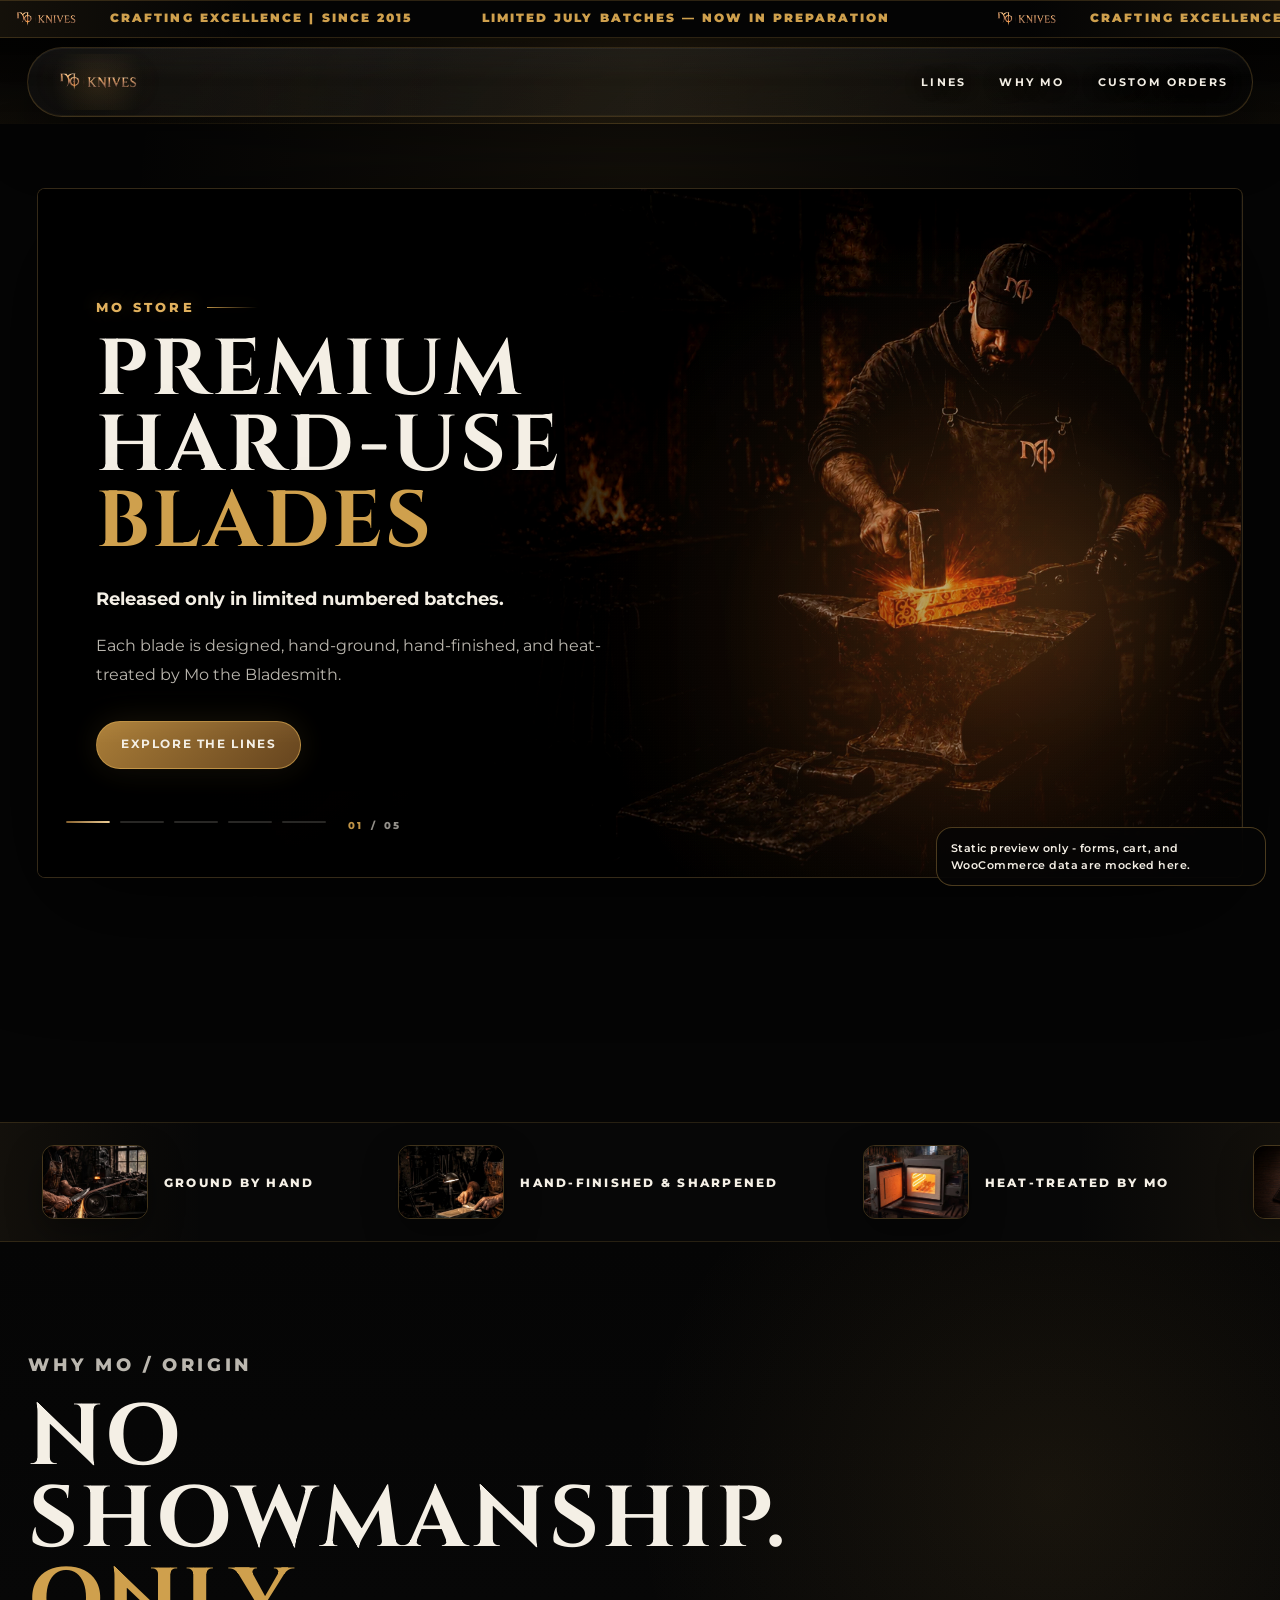
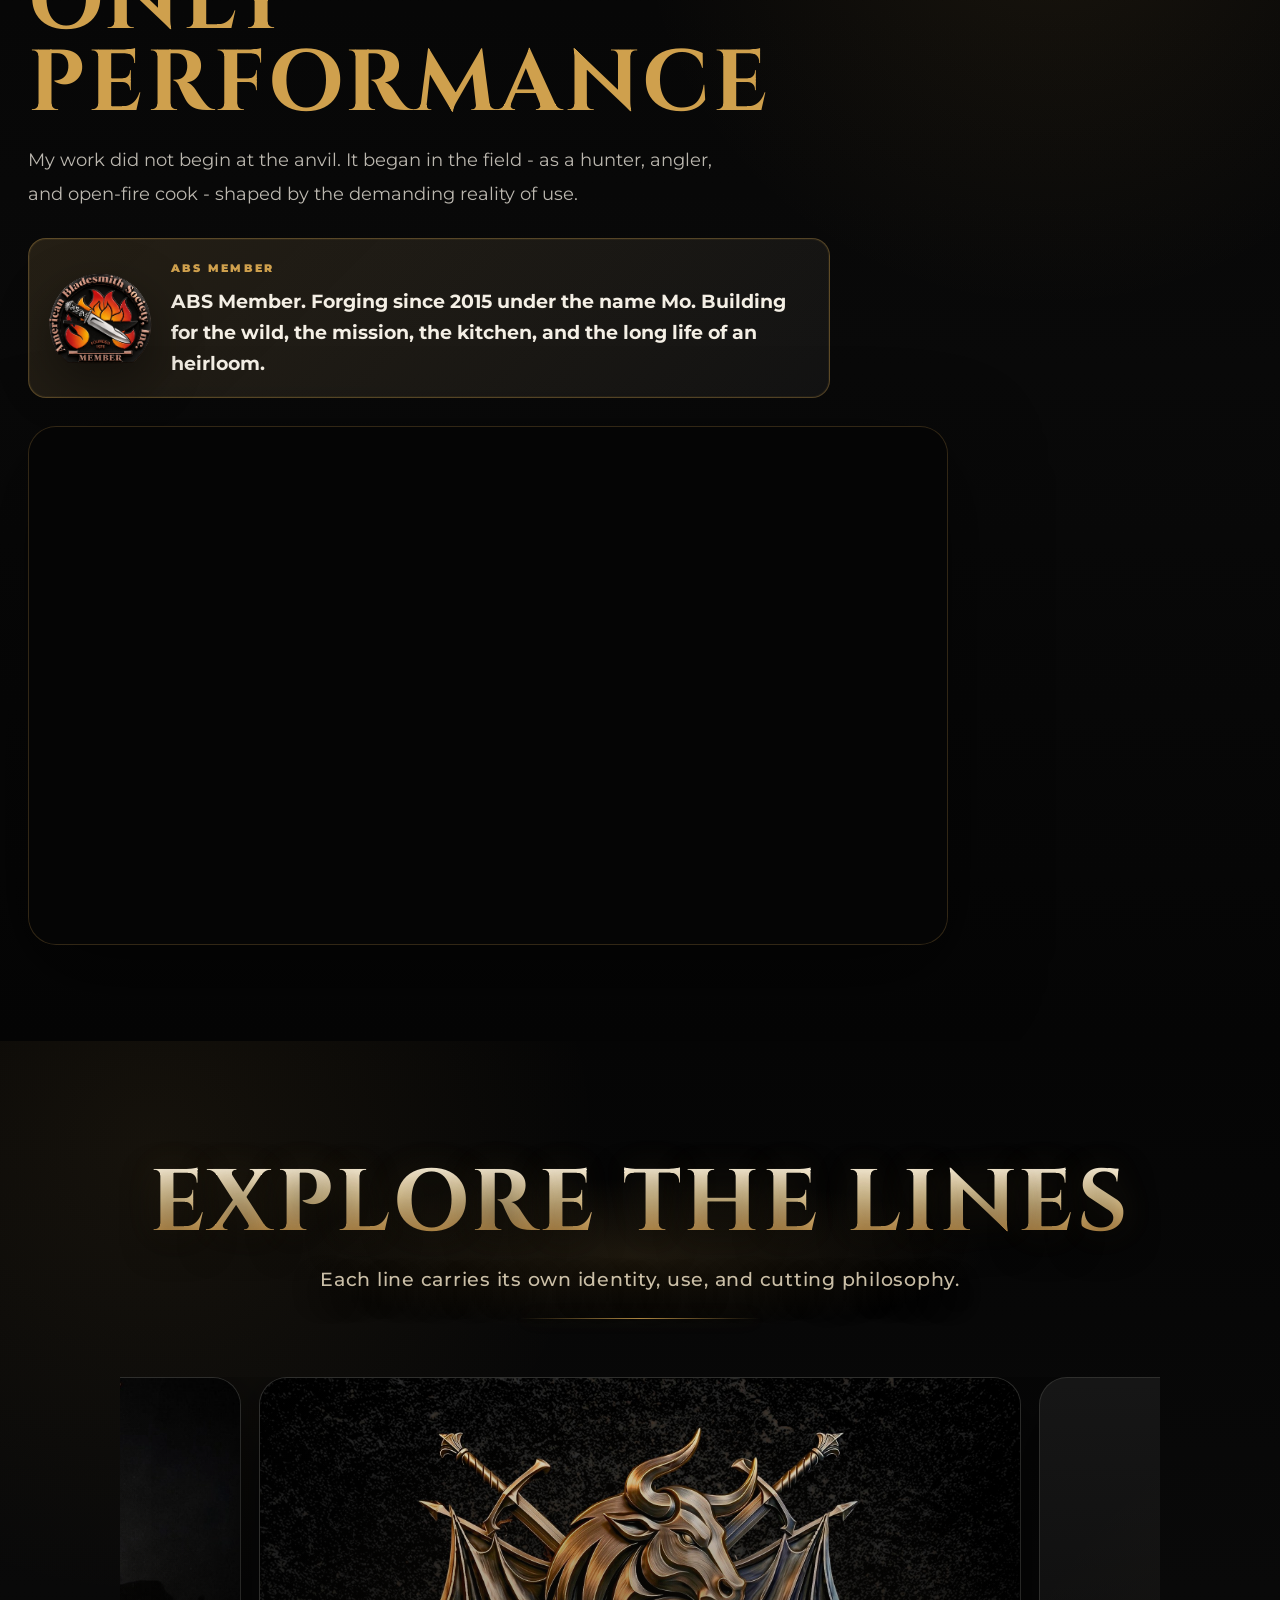
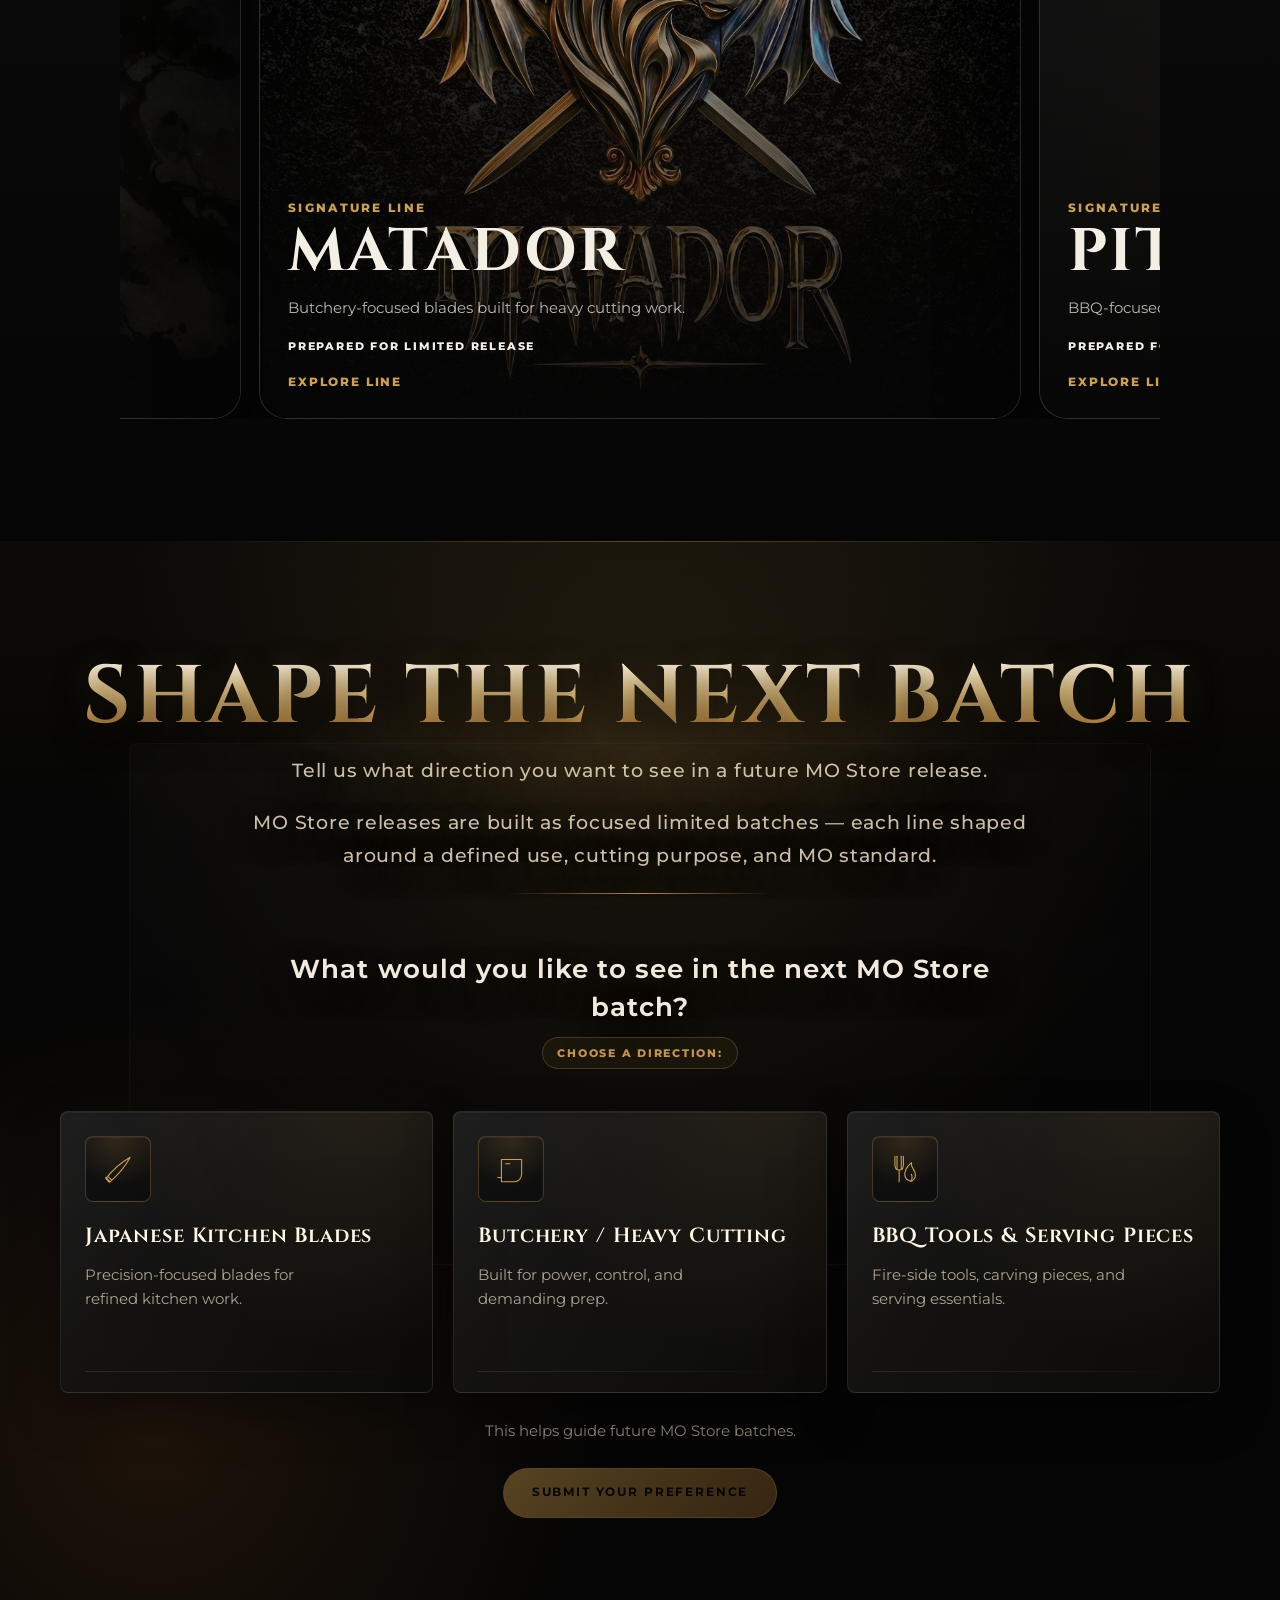
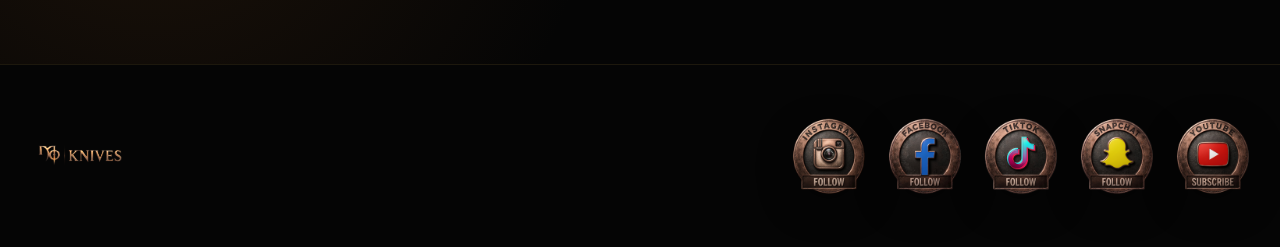
<file: index.html>
<!doctype html>
<html lang="en">
<head>
	<meta charset="utf-8">
	<meta name="viewport" content="width=device-width, initial-scale=1">
	<meta http-equiv="refresh" content="0; url=preview.html">
	<title>MO Store Preview</title>
	<script>
		window.location.replace('preview.html');
	</script>
</head>
<body>
	<p><a href="preview.html">Open MO Store preview</a></p>
</body>
</html>
</file>
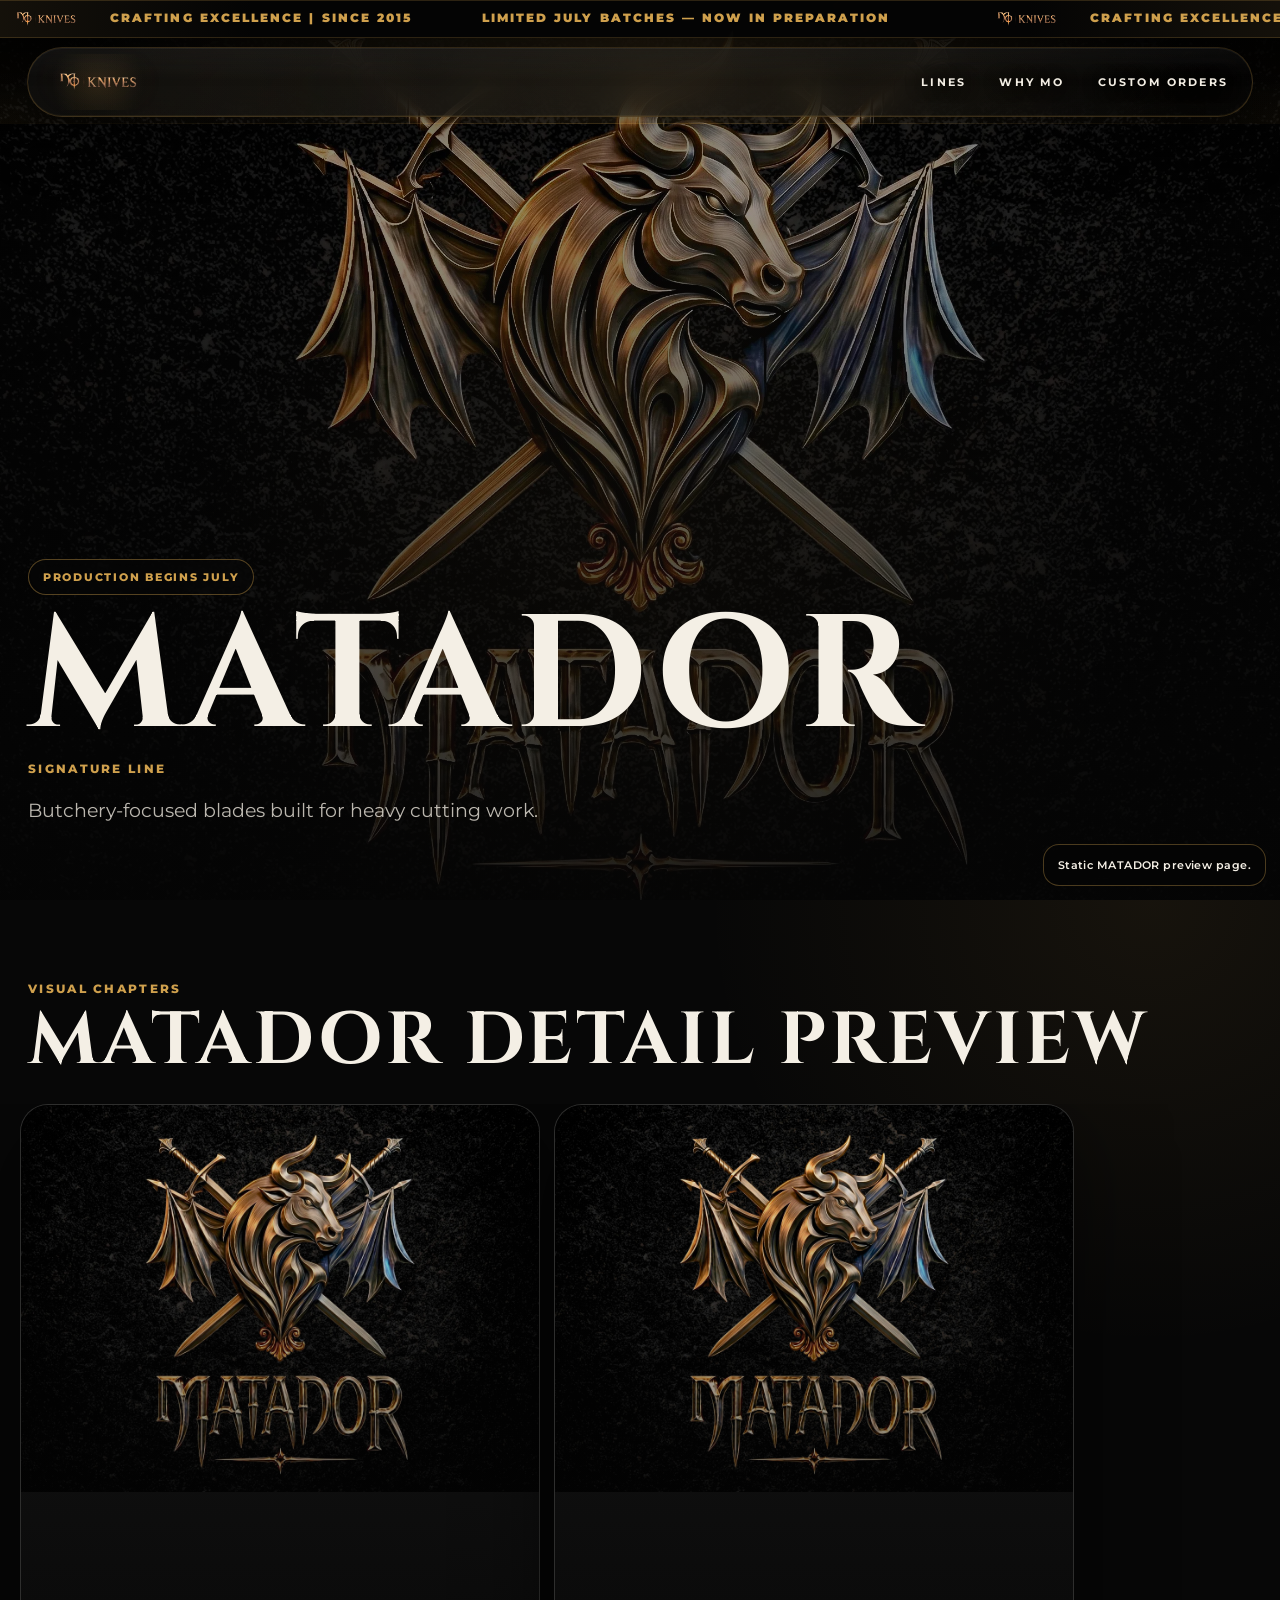
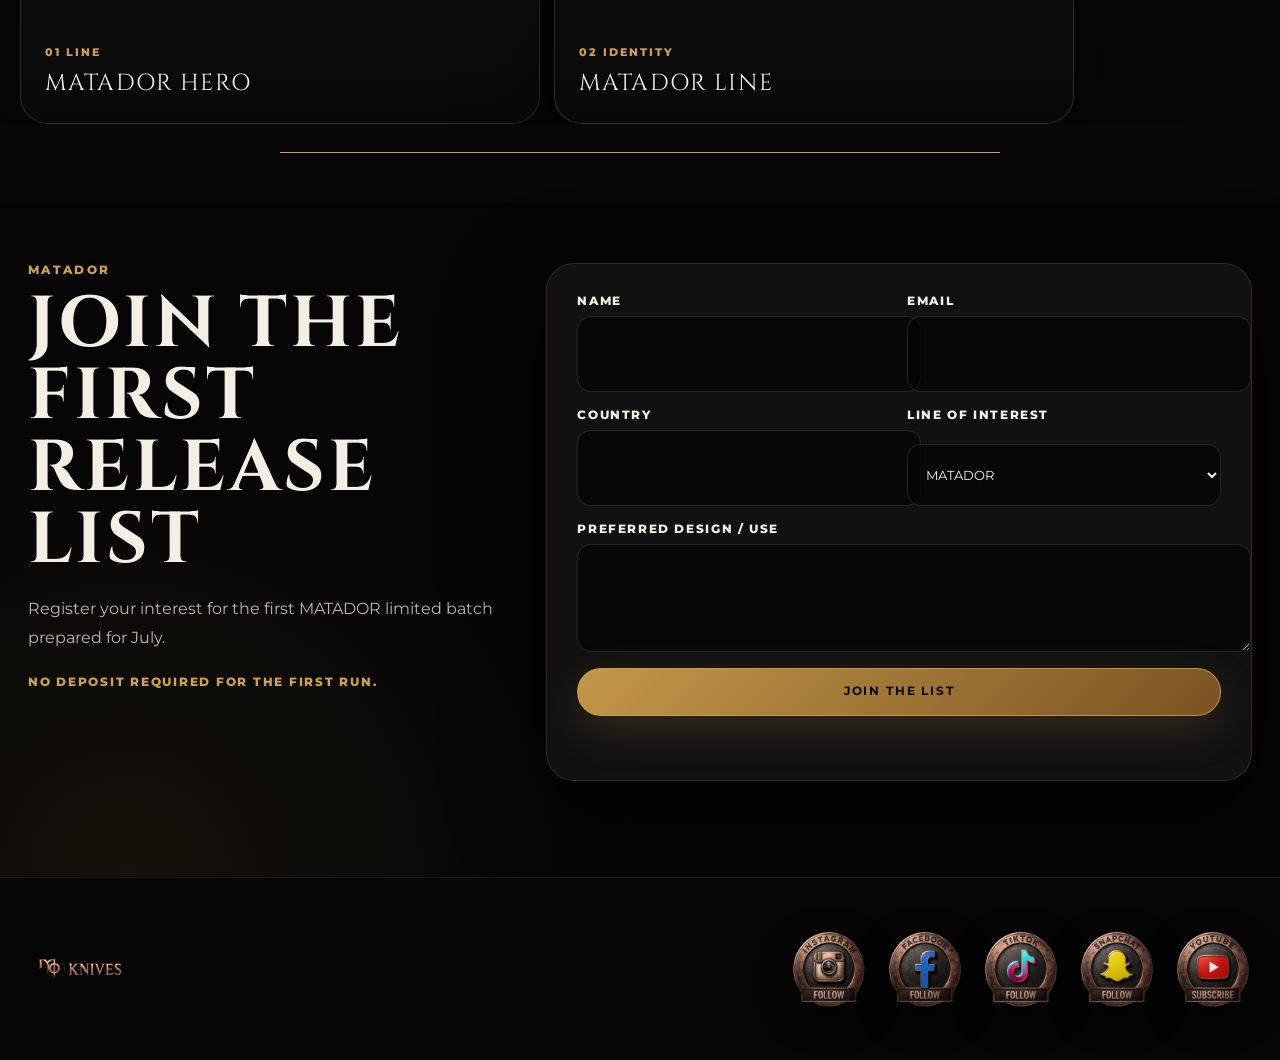
<file: matador.html>
<!doctype html>
<html lang="en" class="mo-static-preview">
<head>
	<meta charset="utf-8">
	<meta name="viewport" content="width=device-width, initial-scale=1">
	<title>MATADOR Static Preview</title>
	<meta name="robots" content="noindex,nofollow">
	<link rel="preconnect" href="https://fonts.googleapis.com">
	<link rel="preconnect" href="https://fonts.gstatic.com" crossorigin>
	<link href="https://fonts.googleapis.com/css2?family=Cinzel:wght@500;600;700&family=Montserrat:wght@400;500;600;700&display=swap" rel="stylesheet">
	<link rel="stylesheet" href="assets/css/mo-store.css">
	<style>body{margin:0}.mo-static-preview-note{position:fixed;right:14px;bottom:14px;z-index:1400;max-width:300px;padding:12px 14px;border:1px solid rgba(207,160,77,.35);border-radius:16px;background:rgba(5,5,5,.82);color:#f4efe5;font:600 11px/1.5 Montserrat,Arial,sans-serif;letter-spacing:.04em;backdrop-filter:blur(14px)}@media (max-width:767px){.mo-static-preview-note{left:14px;max-width:none}}</style>
</head>
<body class="mo-store-site mo-store-line">
	<div class="mo-brand-marquee" aria-label="MO Knives crafting excellence since 2015 and limited July batches now in preparation"><div class="mo-brand-marquee__track" aria-hidden="true"><div class="mo-brand-marquee__group"><div class="mo-brand-marquee__item"><img class="mo-brand-marquee__logo" src="assets/img/logo-mo.svg" alt="" width="96" height="40"><span>CRAFTING EXCELLENCE | SINCE 2015</span><span>LIMITED JULY BATCHES — NOW IN PREPARATION</span></div><div class="mo-brand-marquee__item"><img class="mo-brand-marquee__logo" src="assets/img/logo-mo.svg" alt="" width="96" height="40"><span>CRAFTING EXCELLENCE | SINCE 2015</span><span>LIMITED JULY BATCHES — NOW IN PREPARATION</span></div><div class="mo-brand-marquee__item"><img class="mo-brand-marquee__logo" src="assets/img/logo-mo.svg" alt="" width="96" height="40"><span>CRAFTING EXCELLENCE | SINCE 2015</span><span>LIMITED JULY BATCHES — NOW IN PREPARATION</span></div><div class="mo-brand-marquee__item"><img class="mo-brand-marquee__logo" src="assets/img/logo-mo.svg" alt="" width="96" height="40"><span>CRAFTING EXCELLENCE | SINCE 2015</span><span>LIMITED JULY BATCHES — NOW IN PREPARATION</span></div></div><div class="mo-brand-marquee__group"><div class="mo-brand-marquee__item"><img class="mo-brand-marquee__logo" src="assets/img/logo-mo.svg" alt="" width="96" height="40"><span>CRAFTING EXCELLENCE | SINCE 2015</span><span>LIMITED JULY BATCHES — NOW IN PREPARATION</span></div><div class="mo-brand-marquee__item"><img class="mo-brand-marquee__logo" src="assets/img/logo-mo.svg" alt="" width="96" height="40"><span>CRAFTING EXCELLENCE | SINCE 2015</span><span>LIMITED JULY BATCHES — NOW IN PREPARATION</span></div><div class="mo-brand-marquee__item"><img class="mo-brand-marquee__logo" src="assets/img/logo-mo.svg" alt="" width="96" height="40"><span>CRAFTING EXCELLENCE | SINCE 2015</span><span>LIMITED JULY BATCHES — NOW IN PREPARATION</span></div><div class="mo-brand-marquee__item"><img class="mo-brand-marquee__logo" src="assets/img/logo-mo.svg" alt="" width="96" height="40"><span>CRAFTING EXCELLENCE | SINCE 2015</span><span>LIMITED JULY BATCHES — NOW IN PREPARATION</span></div></div></div></div><header class="mo-navbar" data-mo-navbar><div class="mo-navbar__inner"><a class="mo-navbar__logo" href="preview.html#top" aria-label="MO Store homepage"><img src="assets/img/logo-mo.svg" alt="MO Store" width="96" height="40"></a><nav class="mo-navbar__nav" aria-label="MO Store primary navigation"><a class="mo-navbar__link" href="preview.html#explore-lines">Lines</a><a class="mo-navbar__link" href="why-mo.html">Why MO</a><a class="mo-navbar__link" href="https://moknives.art/" target="_blank" rel="noopener">Custom Orders</a></nav><button class="mo-navbar__toggle" type="button" aria-label="Open MO Store menu" aria-expanded="false" aria-controls="mo-mobile-menu" data-mo-menu-toggle><span class="mo-navbar__toggle-line"></span><span class="mo-navbar__toggle-line"></span></button></div><div class="mo-mobile-menu" id="mo-mobile-menu" data-mo-mobile-menu hidden><div class="mo-mobile-menu__panel"><a class="mo-mobile-menu__link" href="preview.html#explore-lines"><span>01</span>Lines</a><a class="mo-mobile-menu__link" href="why-mo.html"><span>02</span>Why MO</a><a class="mo-mobile-menu__link" href="https://moknives.art/" target="_blank" rel="noopener"><span>03</span>Custom Orders</a></div></div></header>
	<main id="top" class="mo-store-main mo-store-main--line">
		<section class="mo-line-hero" aria-labelledby="matador-title"><picture class="mo-line-hero__media"><source media="(max-width: 767px)" srcset="assets/img/matador-hero-mobile.webp"><img src="assets/img/matador-hero.webp" alt="MATADOR hero" loading="eager" decoding="async"></picture><div class="mo-line-hero__overlay" aria-hidden="true"></div><div class="mo-line-hero__content"><p class="mo-line-hero__badge">Production Begins July</p><h1 id="matador-title">MATADOR</h1><p class="mo-line-hero__eyebrow">Signature Line</p><p class="mo-line-hero__description">Butchery-focused blades built for heavy cutting work.</p></div></section>
		<section class="mo-line-media" aria-labelledby="matador-media-title"><div class="mo-line-media__heading"><p class="mo-line-media__kicker">Visual Chapters</p><h2 id="matador-media-title">MATADOR Detail Preview</h2></div><div class="mo-line-media__slider" data-mo-line-media-slider><div class="mo-line-media__track" data-mo-line-media-track><button class="mo-media-card skeleton" type="button" data-mo-media-card data-index="0" data-type="image" data-src="assets/img/matador-hero.webp" data-name="MATADOR Hero"><img class="mo-media-card__visual" src="assets/img/matador-hero.webp" alt="MATADOR Hero" loading="lazy" decoding="async"><span class="mo-media-card__overlay" aria-hidden="true"></span><span class="mo-media-card__content"><span class="mo-media-card__chapter">01 Line</span><span class="mo-media-card__name">MATADOR Hero</span></span></button><button class="mo-media-card skeleton" type="button" data-mo-media-card data-index="1" data-type="image" data-src="assets/img/lines-matador.jpg" data-name="MATADOR Line"><img class="mo-media-card__visual" src="assets/img/lines-matador.jpg" alt="MATADOR line" loading="lazy" decoding="async"><span class="mo-media-card__overlay" aria-hidden="true"></span><span class="mo-media-card__content"><span class="mo-media-card__chapter">02 Identity</span><span class="mo-media-card__name">MATADOR Line</span></span></button></div><div class="mo-slider-progress" aria-hidden="true"><span data-mo-line-media-progress></span></div></div><div class="mo-media-viewer" data-mo-media-viewer aria-hidden="true" role="dialog" aria-modal="true" aria-label="Fullscreen media viewer"><button class="mo-media-viewer__close" type="button" data-mo-media-close aria-label="Close media viewer">&times;</button><button class="mo-media-viewer__nav mo-media-viewer__nav--prev" type="button" data-mo-media-prev aria-label="Previous media">&lsaquo;</button><div class="mo-media-viewer__stage" data-mo-media-stage></div><button class="mo-media-viewer__nav mo-media-viewer__nav--next" type="button" data-mo-media-next aria-label="Next media">&rsaquo;</button><p class="mo-media-viewer__name" data-mo-media-name></p></div></section>
		<section class="mo-interest" aria-labelledby="matador-interest-title"><div class="mo-interest__inner"><div class="mo-interest__content"><p class="mo-interest__kicker">MATADOR</p><h2 id="matador-interest-title">Join the First Release List</h2><p>Register your interest for the first MATADOR limited batch prepared for July.</p><p class="mo-interest__note">No deposit required for the first run.</p></div><form class="mo-interest__form" data-mo-interest-form><div class="mo-field"><label for="matador-name">Name</label><input id="matador-name" type="text" name="name" autocomplete="name" required></div><div class="mo-field"><label for="matador-email">Email</label><input id="matador-email" type="email" name="email" autocomplete="email" required></div><div class="mo-field"><label for="matador-country">Country</label><input id="matador-country" type="text" name="country" autocomplete="country-name" required></div><div class="mo-field"><label for="matador-line">Line of Interest</label><select id="matador-line" name="line" required><option value="TAKUMO">TAKUMO</option><option value="MATADOR" selected>MATADOR</option><option value="PITMASTER">PITMASTER</option><option value="Not Sure Yet">Not Sure Yet</option></select></div><div class="mo-field mo-field--full"><label for="matador-message">Preferred design / use</label><textarea id="matador-message" name="message" rows="5"></textarea></div><button class="mo-button mo-button--primary mo-interest__submit" type="submit">Join the List</button><div class="mo-form-message" data-mo-interest-message aria-live="polite"></div></form></div></section>
	</main>
	<footer class="mo-footer"><div class="mo-footer__inner"><a class="mo-footer__logo" href="preview.html#top"><img src="assets/img/logo-mo.svg" alt="MO Store" width="104" height="44"></a><div class="mo-footer__socials" aria-label="MO Store social links"><a class="mo-footer__social" href="#top" aria-label="Instagram"><img src="assets/img/social-instagram.png" alt="" width="78" height="78" loading="lazy" decoding="async"></a><a class="mo-footer__social" href="#top" aria-label="Facebook"><img src="assets/img/social-facebook.png" alt="" width="78" height="78" loading="lazy" decoding="async"></a><a class="mo-footer__social" href="#top" aria-label="TikTok"><img src="assets/img/social-tiktok.png" alt="" width="78" height="78" loading="lazy" decoding="async"></a><a class="mo-footer__social" href="#top" aria-label="Snapchat"><img src="assets/img/social-snapchat.png" alt="" width="78" height="78" loading="lazy" decoding="async"></a><a class="mo-footer__social" href="#top" aria-label="YouTube"><img src="assets/img/social-youtube.png" alt="" width="78" height="78" loading="lazy" decoding="async"></a></div></div></footer>
	<div class="mo-static-preview-note">Static MATADOR preview page.</div>
	<script src="assets/js/mo-store.js"></script>
	<script>document.addEventListener('submit',function(e){if(!e.target.matches('[data-mo-interest-form]'))return;e.preventDefault();var m=e.target.querySelector('.mo-form-message');if(m){m.classList.remove('is-error');m.classList.add('is-success');m.innerHTML='<strong>Static preview saved visually.</strong><br><span>WordPress AJAX will handle this on the real site.</span>';}});</script>
</body>
</html>
</file>
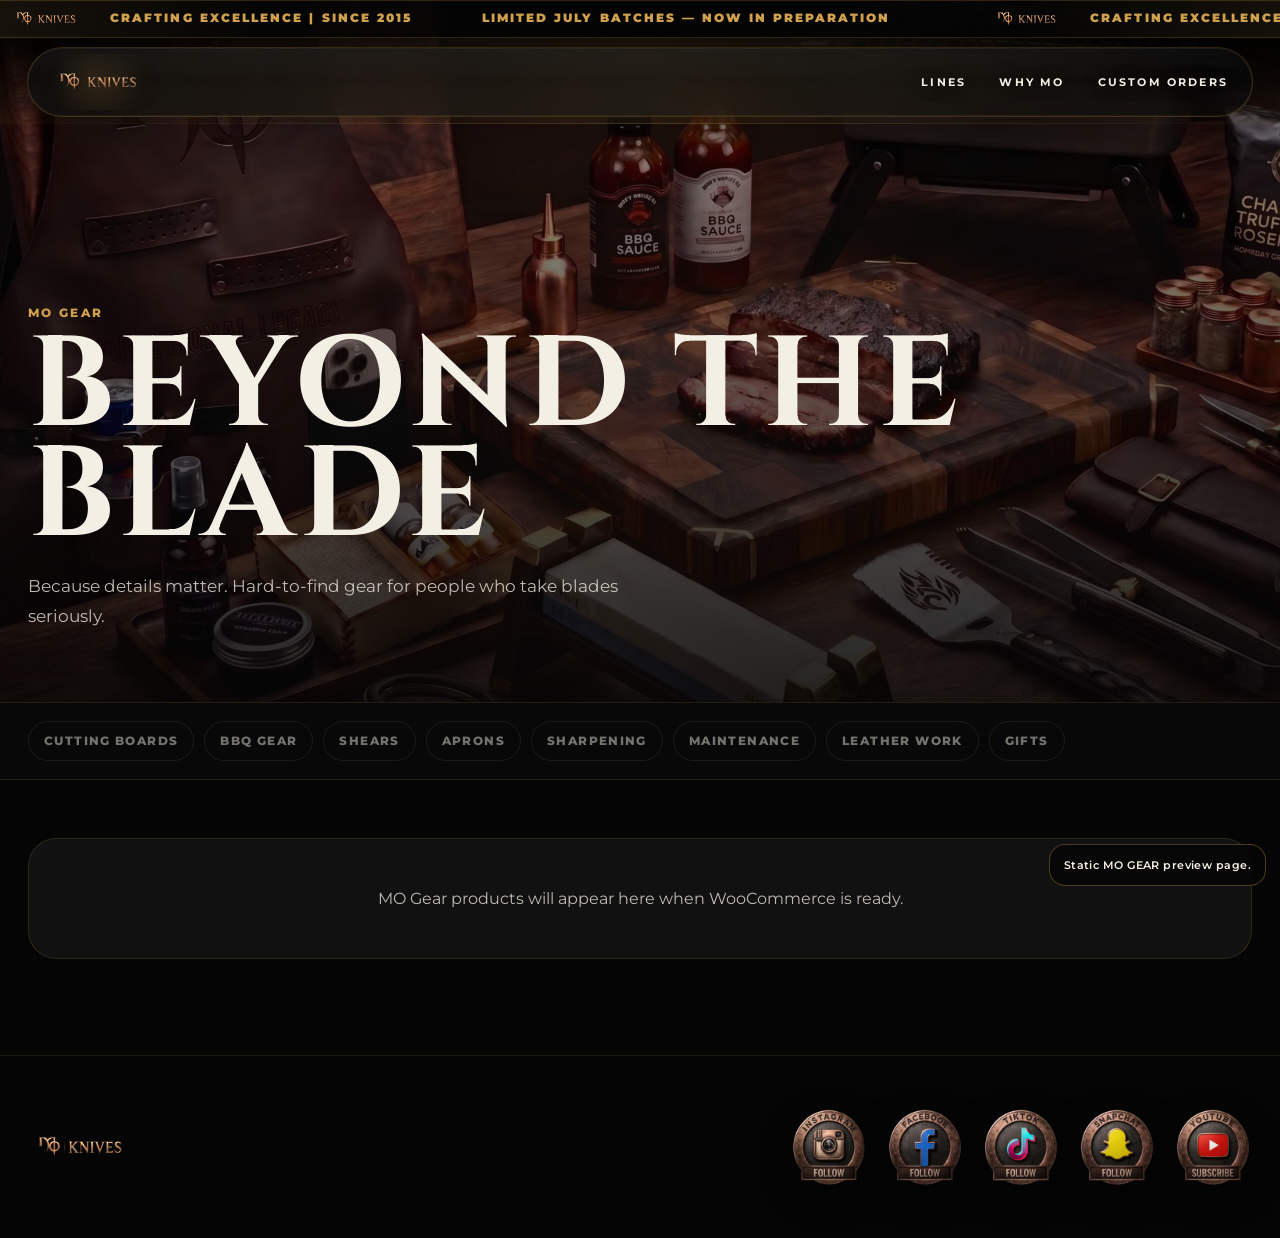
<file: mo-gear.html>
<!doctype html>
<html lang="en" class="mo-static-preview">
<head>
	<meta charset="utf-8">
	<meta name="viewport" content="width=device-width, initial-scale=1">
	<title>MO GEAR Static Preview</title>
	<meta name="robots" content="noindex,nofollow">
	<link rel="preconnect" href="https://fonts.googleapis.com">
	<link rel="preconnect" href="https://fonts.gstatic.com" crossorigin>
	<link href="https://fonts.googleapis.com/css2?family=Cinzel:wght@500;600;700&family=Montserrat:wght@400;500;600;700&display=swap" rel="stylesheet">
	<link rel="stylesheet" href="assets/css/mo-store.css">
	<style>body{margin:0}.mo-static-preview-note{position:fixed;right:14px;bottom:14px;z-index:1400;max-width:300px;padding:12px 14px;border:1px solid rgba(207,160,77,.35);border-radius:16px;background:rgba(5,5,5,.82);color:#f4efe5;font:600 11px/1.5 Montserrat,Arial,sans-serif;letter-spacing:.04em;backdrop-filter:blur(14px)}@media (max-width:767px){.mo-static-preview-note{left:14px;max-width:none}}</style>
</head>
<body class="mo-store-site mo-store-gear">
	<div class="mo-brand-marquee" aria-label="MO Knives crafting excellence since 2015 and limited July batches now in preparation"><div class="mo-brand-marquee__track" aria-hidden="true"><div class="mo-brand-marquee__group"><div class="mo-brand-marquee__item"><img class="mo-brand-marquee__logo" src="assets/img/logo-mo.svg" alt="" width="96" height="40"><span>CRAFTING EXCELLENCE | SINCE 2015</span><span>LIMITED JULY BATCHES — NOW IN PREPARATION</span></div><div class="mo-brand-marquee__item"><img class="mo-brand-marquee__logo" src="assets/img/logo-mo.svg" alt="" width="96" height="40"><span>CRAFTING EXCELLENCE | SINCE 2015</span><span>LIMITED JULY BATCHES — NOW IN PREPARATION</span></div><div class="mo-brand-marquee__item"><img class="mo-brand-marquee__logo" src="assets/img/logo-mo.svg" alt="" width="96" height="40"><span>CRAFTING EXCELLENCE | SINCE 2015</span><span>LIMITED JULY BATCHES — NOW IN PREPARATION</span></div><div class="mo-brand-marquee__item"><img class="mo-brand-marquee__logo" src="assets/img/logo-mo.svg" alt="" width="96" height="40"><span>CRAFTING EXCELLENCE | SINCE 2015</span><span>LIMITED JULY BATCHES — NOW IN PREPARATION</span></div></div><div class="mo-brand-marquee__group"><div class="mo-brand-marquee__item"><img class="mo-brand-marquee__logo" src="assets/img/logo-mo.svg" alt="" width="96" height="40"><span>CRAFTING EXCELLENCE | SINCE 2015</span><span>LIMITED JULY BATCHES — NOW IN PREPARATION</span></div><div class="mo-brand-marquee__item"><img class="mo-brand-marquee__logo" src="assets/img/logo-mo.svg" alt="" width="96" height="40"><span>CRAFTING EXCELLENCE | SINCE 2015</span><span>LIMITED JULY BATCHES — NOW IN PREPARATION</span></div><div class="mo-brand-marquee__item"><img class="mo-brand-marquee__logo" src="assets/img/logo-mo.svg" alt="" width="96" height="40"><span>CRAFTING EXCELLENCE | SINCE 2015</span><span>LIMITED JULY BATCHES — NOW IN PREPARATION</span></div><div class="mo-brand-marquee__item"><img class="mo-brand-marquee__logo" src="assets/img/logo-mo.svg" alt="" width="96" height="40"><span>CRAFTING EXCELLENCE | SINCE 2015</span><span>LIMITED JULY BATCHES — NOW IN PREPARATION</span></div></div></div></div><header class="mo-navbar" data-mo-navbar><div class="mo-navbar__inner"><a class="mo-navbar__logo" href="preview.html#top" aria-label="MO Store homepage"><img src="assets/img/logo-mo.svg" alt="MO Store" width="96" height="40"></a><nav class="mo-navbar__nav" aria-label="MO Store primary navigation"><a class="mo-navbar__link" href="preview.html#explore-lines">Lines</a><a class="mo-navbar__link" href="why-mo.html">Why MO</a><a class="mo-navbar__link" href="https://moknives.art/" target="_blank" rel="noopener">Custom Orders</a></nav><button class="mo-navbar__toggle" type="button" aria-label="Open MO Store menu" aria-expanded="false" aria-controls="mo-mobile-menu" data-mo-menu-toggle><span class="mo-navbar__toggle-line"></span><span class="mo-navbar__toggle-line"></span></button></div><div class="mo-mobile-menu" id="mo-mobile-menu" data-mo-mobile-menu hidden><div class="mo-mobile-menu__panel"><a class="mo-mobile-menu__link" href="preview.html#explore-lines"><span>01</span>Lines</a><a class="mo-mobile-menu__link" href="why-mo.html"><span>02</span>Why MO</a><a class="mo-mobile-menu__link" href="https://moknives.art/" target="_blank" rel="noopener"><span>03</span>Custom Orders</a></div></div></header>
	<main id="top" class="mo-store-main mo-store-main--gear">
		<section class="mo-gear-hero" aria-labelledby="mo-gear-title">
			<picture class="mo-gear-hero__media"><source media="(max-width: 767px)" srcset="assets/img/mo-gear-card-mobile.webp"><img src="assets/img/mo-gear-card.webp" alt="MO Gear" loading="eager" decoding="async"></picture>
			<div class="mo-gear-hero__overlay" aria-hidden="true"></div>
			<div class="mo-gear-hero__content"><p class="mo-gear-hero__kicker">MO GEAR</p><h1 id="mo-gear-title">BEYOND THE BLADE</h1><p>Because details matter. Hard-to-find gear for people who take blades seriously.</p></div>
		</section>
		<section class="mo-gear-categories" aria-label="MO Gear categories"><div class="mo-gear-categories__track"><span class="mo-gear-category mo-gear-category--inactive">Cutting Boards</span><span class="mo-gear-category mo-gear-category--inactive">BBQ Gear</span><span class="mo-gear-category mo-gear-category--inactive">Shears</span><span class="mo-gear-category mo-gear-category--inactive">Aprons</span><span class="mo-gear-category mo-gear-category--inactive">Sharpening</span><span class="mo-gear-category mo-gear-category--inactive">Maintenance</span><span class="mo-gear-category mo-gear-category--inactive">Leather Work</span><span class="mo-gear-category mo-gear-category--inactive">Gifts</span></div></section>
		<section class="mo-gear-shop" aria-label="MO Gear product grid"><div class="mo-gear-shop__inner"><div class="mo-gear-empty"><p>MO Gear products will appear here when WooCommerce is ready.</p></div></div></section>
	</main>
	<footer class="mo-footer"><div class="mo-footer__inner"><a class="mo-footer__logo" href="preview.html#top"><img src="assets/img/logo-mo.svg" alt="MO Store" width="104" height="44"></a><div class="mo-footer__socials" aria-label="MO Store social links"><a class="mo-footer__social" href="#top" aria-label="Instagram"><img src="assets/img/social-instagram.png" alt="" width="78" height="78" loading="lazy" decoding="async"></a><a class="mo-footer__social" href="#top" aria-label="Facebook"><img src="assets/img/social-facebook.png" alt="" width="78" height="78" loading="lazy" decoding="async"></a><a class="mo-footer__social" href="#top" aria-label="TikTok"><img src="assets/img/social-tiktok.png" alt="" width="78" height="78" loading="lazy" decoding="async"></a><a class="mo-footer__social" href="#top" aria-label="Snapchat"><img src="assets/img/social-snapchat.png" alt="" width="78" height="78" loading="lazy" decoding="async"></a><a class="mo-footer__social" href="#top" aria-label="YouTube"><img src="assets/img/social-youtube.png" alt="" width="78" height="78" loading="lazy" decoding="async"></a></div></div></footer>
	<div class="mo-static-preview-note">Static MO GEAR preview page.</div>
	<script src="assets/js/mo-store.js"></script>
</body>
</html>
</file>
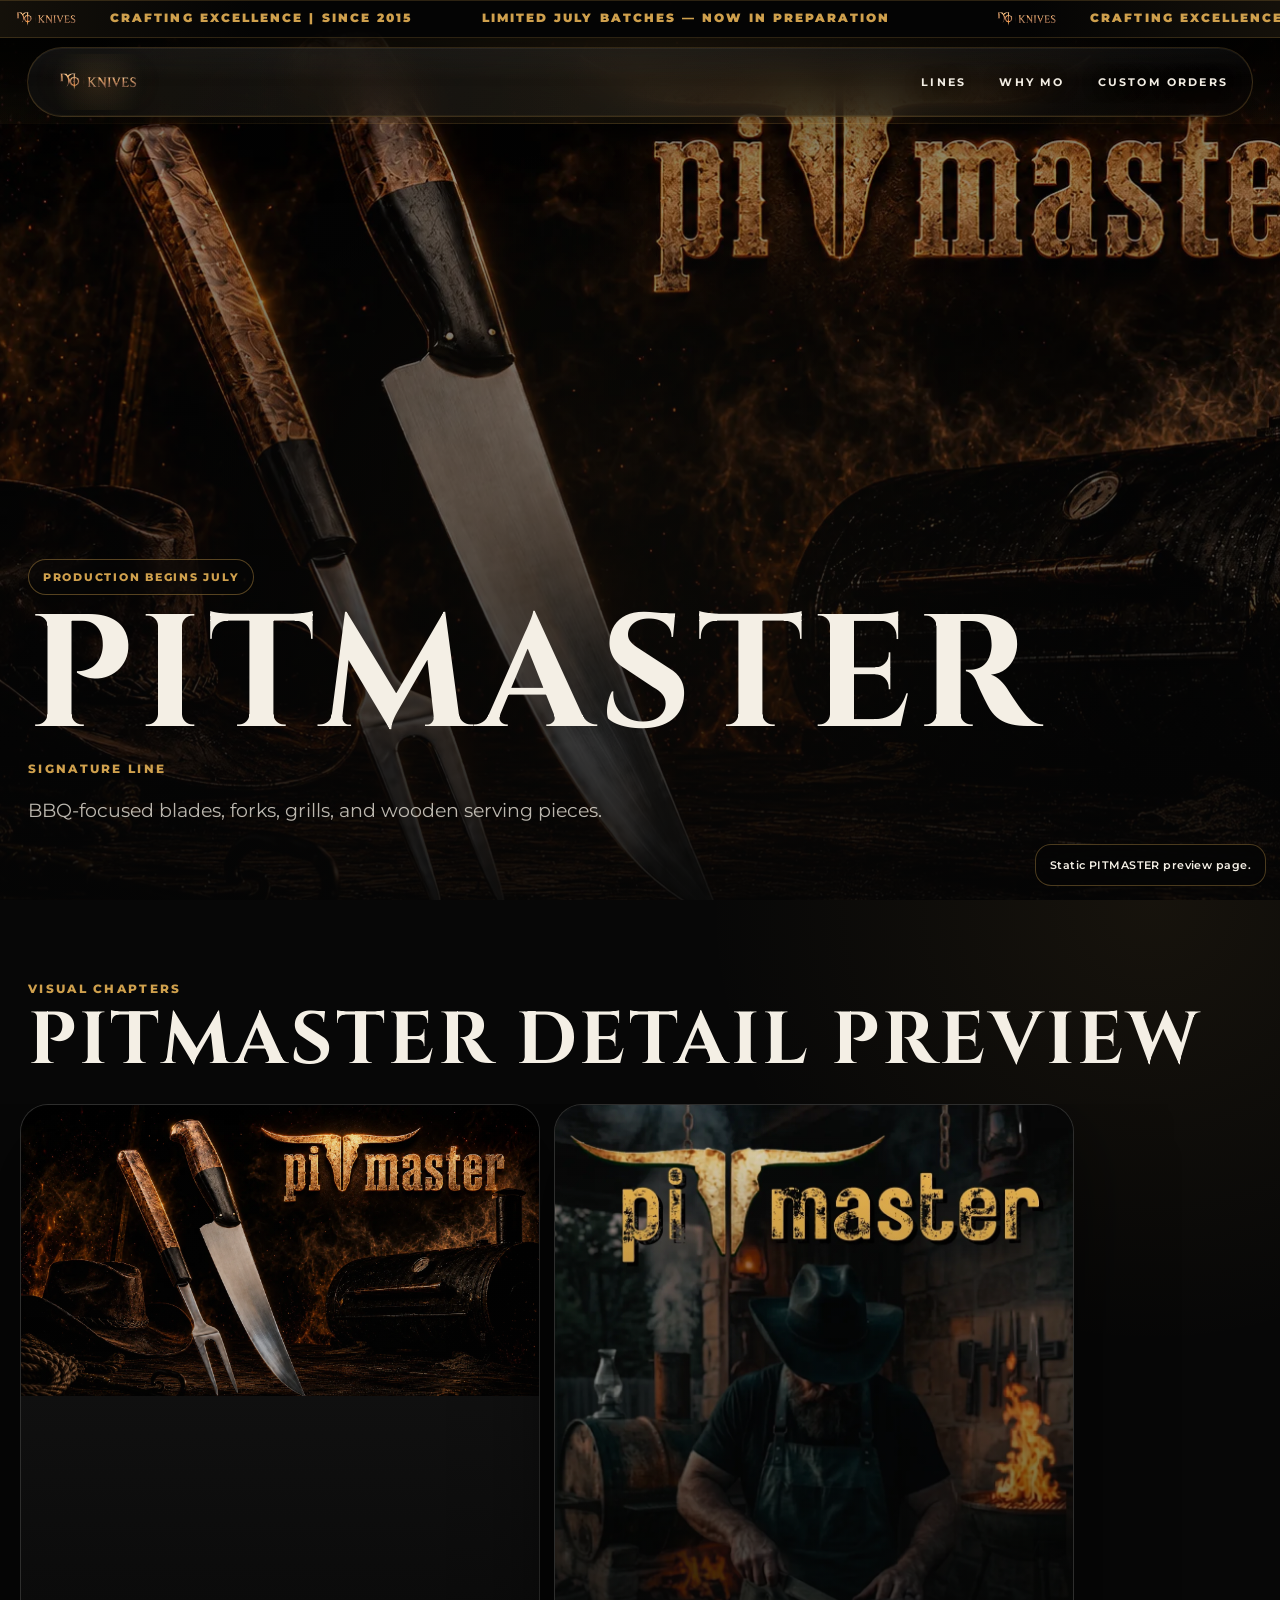
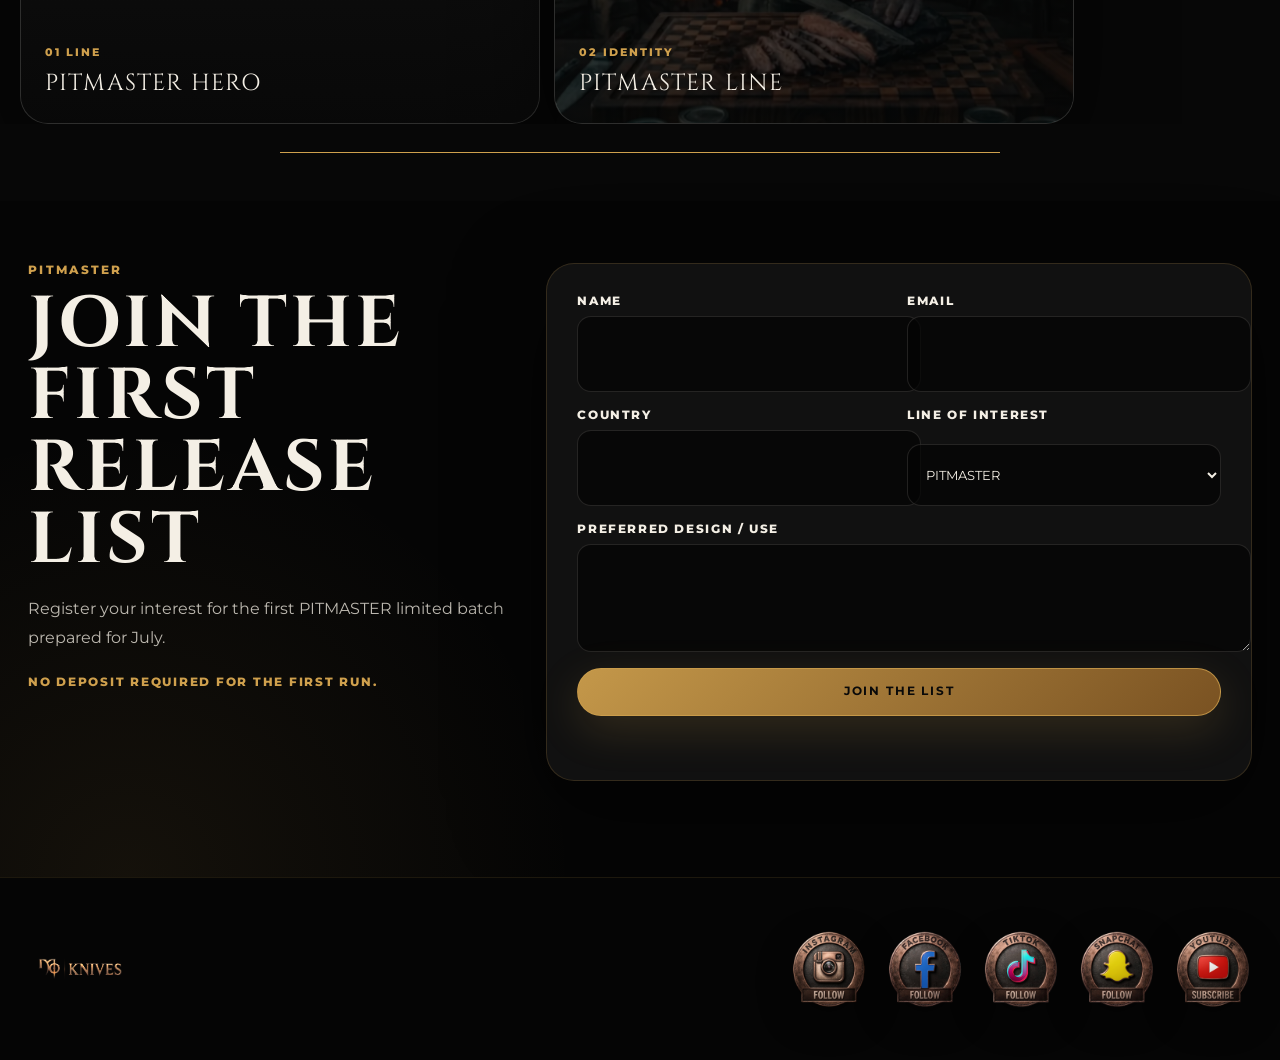
<file: pitmaster.html>
<!doctype html>
<html lang="en" class="mo-static-preview">
<head>
	<meta charset="utf-8">
	<meta name="viewport" content="width=device-width, initial-scale=1">
	<title>PITMASTER Static Preview</title>
	<meta name="robots" content="noindex,nofollow">
	<link rel="preconnect" href="https://fonts.googleapis.com">
	<link rel="preconnect" href="https://fonts.gstatic.com" crossorigin>
	<link href="https://fonts.googleapis.com/css2?family=Cinzel:wght@500;600;700&family=Montserrat:wght@400;500;600;700&display=swap" rel="stylesheet">
	<link rel="stylesheet" href="assets/css/mo-store.css">
	<style>body{margin:0}.mo-static-preview-note{position:fixed;right:14px;bottom:14px;z-index:1400;max-width:300px;padding:12px 14px;border:1px solid rgba(207,160,77,.35);border-radius:16px;background:rgba(5,5,5,.82);color:#f4efe5;font:600 11px/1.5 Montserrat,Arial,sans-serif;letter-spacing:.04em;backdrop-filter:blur(14px)}@media (max-width:767px){.mo-static-preview-note{left:14px;max-width:none}}</style>
</head>
<body class="mo-store-site mo-store-line">
	<div class="mo-brand-marquee" aria-label="MO Knives crafting excellence since 2015 and limited July batches now in preparation"><div class="mo-brand-marquee__track" aria-hidden="true"><div class="mo-brand-marquee__group"><div class="mo-brand-marquee__item"><img class="mo-brand-marquee__logo" src="assets/img/logo-mo.svg" alt="" width="96" height="40"><span>CRAFTING EXCELLENCE | SINCE 2015</span><span>LIMITED JULY BATCHES — NOW IN PREPARATION</span></div><div class="mo-brand-marquee__item"><img class="mo-brand-marquee__logo" src="assets/img/logo-mo.svg" alt="" width="96" height="40"><span>CRAFTING EXCELLENCE | SINCE 2015</span><span>LIMITED JULY BATCHES — NOW IN PREPARATION</span></div><div class="mo-brand-marquee__item"><img class="mo-brand-marquee__logo" src="assets/img/logo-mo.svg" alt="" width="96" height="40"><span>CRAFTING EXCELLENCE | SINCE 2015</span><span>LIMITED JULY BATCHES — NOW IN PREPARATION</span></div><div class="mo-brand-marquee__item"><img class="mo-brand-marquee__logo" src="assets/img/logo-mo.svg" alt="" width="96" height="40"><span>CRAFTING EXCELLENCE | SINCE 2015</span><span>LIMITED JULY BATCHES — NOW IN PREPARATION</span></div></div><div class="mo-brand-marquee__group"><div class="mo-brand-marquee__item"><img class="mo-brand-marquee__logo" src="assets/img/logo-mo.svg" alt="" width="96" height="40"><span>CRAFTING EXCELLENCE | SINCE 2015</span><span>LIMITED JULY BATCHES — NOW IN PREPARATION</span></div><div class="mo-brand-marquee__item"><img class="mo-brand-marquee__logo" src="assets/img/logo-mo.svg" alt="" width="96" height="40"><span>CRAFTING EXCELLENCE | SINCE 2015</span><span>LIMITED JULY BATCHES — NOW IN PREPARATION</span></div><div class="mo-brand-marquee__item"><img class="mo-brand-marquee__logo" src="assets/img/logo-mo.svg" alt="" width="96" height="40"><span>CRAFTING EXCELLENCE | SINCE 2015</span><span>LIMITED JULY BATCHES — NOW IN PREPARATION</span></div><div class="mo-brand-marquee__item"><img class="mo-brand-marquee__logo" src="assets/img/logo-mo.svg" alt="" width="96" height="40"><span>CRAFTING EXCELLENCE | SINCE 2015</span><span>LIMITED JULY BATCHES — NOW IN PREPARATION</span></div></div></div></div><header class="mo-navbar" data-mo-navbar><div class="mo-navbar__inner"><a class="mo-navbar__logo" href="preview.html#top" aria-label="MO Store homepage"><img src="assets/img/logo-mo.svg" alt="MO Store" width="96" height="40"></a><nav class="mo-navbar__nav" aria-label="MO Store primary navigation"><a class="mo-navbar__link" href="preview.html#explore-lines">Lines</a><a class="mo-navbar__link" href="why-mo.html">Why MO</a><a class="mo-navbar__link" href="https://moknives.art/" target="_blank" rel="noopener">Custom Orders</a></nav><button class="mo-navbar__toggle" type="button" aria-label="Open MO Store menu" aria-expanded="false" aria-controls="mo-mobile-menu" data-mo-menu-toggle><span class="mo-navbar__toggle-line"></span><span class="mo-navbar__toggle-line"></span></button></div><div class="mo-mobile-menu" id="mo-mobile-menu" data-mo-mobile-menu hidden><div class="mo-mobile-menu__panel"><a class="mo-mobile-menu__link" href="preview.html#explore-lines"><span>01</span>Lines</a><a class="mo-mobile-menu__link" href="why-mo.html"><span>02</span>Why MO</a><a class="mo-mobile-menu__link" href="https://moknives.art/" target="_blank" rel="noopener"><span>03</span>Custom Orders</a></div></div></header>
	<main id="top" class="mo-store-main mo-store-main--line">
		<section class="mo-line-hero" aria-labelledby="pitmaster-title"><picture class="mo-line-hero__media"><source media="(max-width: 767px)" srcset="assets/img/pitmaster-hero-mobile.webp"><img src="assets/img/pitmaster-hero.webp" alt="PITMASTER hero" loading="eager" decoding="async"></picture><div class="mo-line-hero__overlay" aria-hidden="true"></div><div class="mo-line-hero__content"><p class="mo-line-hero__badge">Production Begins July</p><h1 id="pitmaster-title">PITMASTER</h1><p class="mo-line-hero__eyebrow">Signature Line</p><p class="mo-line-hero__description">BBQ-focused blades, forks, grills, and wooden serving pieces.</p></div></section>
		<section class="mo-line-media" aria-labelledby="pitmaster-media-title"><div class="mo-line-media__heading"><p class="mo-line-media__kicker">Visual Chapters</p><h2 id="pitmaster-media-title">PITMASTER Detail Preview</h2></div><div class="mo-line-media__slider" data-mo-line-media-slider><div class="mo-line-media__track" data-mo-line-media-track><button class="mo-media-card skeleton" type="button" data-mo-media-card data-index="0" data-type="image" data-src="assets/img/pitmaster-hero.webp" data-name="PITMASTER Hero"><img class="mo-media-card__visual" src="assets/img/pitmaster-hero.webp" alt="PITMASTER Hero" loading="lazy" decoding="async"><span class="mo-media-card__overlay" aria-hidden="true"></span><span class="mo-media-card__content"><span class="mo-media-card__chapter">01 Line</span><span class="mo-media-card__name">PITMASTER Hero</span></span></button><button class="mo-media-card skeleton" type="button" data-mo-media-card data-index="1" data-type="image" data-src="assets/img/lines-pitmaster.webp" data-name="PITMASTER Line"><img class="mo-media-card__visual" src="assets/img/lines-pitmaster.webp" alt="PITMASTER line" loading="lazy" decoding="async"><span class="mo-media-card__overlay" aria-hidden="true"></span><span class="mo-media-card__content"><span class="mo-media-card__chapter">02 Identity</span><span class="mo-media-card__name">PITMASTER Line</span></span></button></div><div class="mo-slider-progress" aria-hidden="true"><span data-mo-line-media-progress></span></div></div><div class="mo-media-viewer" data-mo-media-viewer aria-hidden="true" role="dialog" aria-modal="true" aria-label="Fullscreen media viewer"><button class="mo-media-viewer__close" type="button" data-mo-media-close aria-label="Close media viewer">&times;</button><button class="mo-media-viewer__nav mo-media-viewer__nav--prev" type="button" data-mo-media-prev aria-label="Previous media">&lsaquo;</button><div class="mo-media-viewer__stage" data-mo-media-stage></div><button class="mo-media-viewer__nav mo-media-viewer__nav--next" type="button" data-mo-media-next aria-label="Next media">&rsaquo;</button><p class="mo-media-viewer__name" data-mo-media-name></p></div></section>
		<section class="mo-interest" aria-labelledby="pitmaster-interest-title"><div class="mo-interest__inner"><div class="mo-interest__content"><p class="mo-interest__kicker">PITMASTER</p><h2 id="pitmaster-interest-title">Join the First Release List</h2><p>Register your interest for the first PITMASTER limited batch prepared for July.</p><p class="mo-interest__note">No deposit required for the first run.</p></div><form class="mo-interest__form" data-mo-interest-form><div class="mo-field"><label for="pitmaster-name">Name</label><input id="pitmaster-name" type="text" name="name" autocomplete="name" required></div><div class="mo-field"><label for="pitmaster-email">Email</label><input id="pitmaster-email" type="email" name="email" autocomplete="email" required></div><div class="mo-field"><label for="pitmaster-country">Country</label><input id="pitmaster-country" type="text" name="country" autocomplete="country-name" required></div><div class="mo-field"><label for="pitmaster-line">Line of Interest</label><select id="pitmaster-line" name="line" required><option value="TAKUMO">TAKUMO</option><option value="MATADOR">MATADOR</option><option value="PITMASTER" selected>PITMASTER</option><option value="Not Sure Yet">Not Sure Yet</option></select></div><div class="mo-field mo-field--full"><label for="pitmaster-message">Preferred design / use</label><textarea id="pitmaster-message" name="message" rows="5"></textarea></div><button class="mo-button mo-button--primary mo-interest__submit" type="submit">Join the List</button><div class="mo-form-message" data-mo-interest-message aria-live="polite"></div></form></div></section>
	</main>
	<footer class="mo-footer"><div class="mo-footer__inner"><a class="mo-footer__logo" href="preview.html#top"><img src="assets/img/logo-mo.svg" alt="MO Store" width="104" height="44"></a><div class="mo-footer__socials" aria-label="MO Store social links"><a class="mo-footer__social" href="#top" aria-label="Instagram"><img src="assets/img/social-instagram.png" alt="" width="78" height="78" loading="lazy" decoding="async"></a><a class="mo-footer__social" href="#top" aria-label="Facebook"><img src="assets/img/social-facebook.png" alt="" width="78" height="78" loading="lazy" decoding="async"></a><a class="mo-footer__social" href="#top" aria-label="TikTok"><img src="assets/img/social-tiktok.png" alt="" width="78" height="78" loading="lazy" decoding="async"></a><a class="mo-footer__social" href="#top" aria-label="Snapchat"><img src="assets/img/social-snapchat.png" alt="" width="78" height="78" loading="lazy" decoding="async"></a><a class="mo-footer__social" href="#top" aria-label="YouTube"><img src="assets/img/social-youtube.png" alt="" width="78" height="78" loading="lazy" decoding="async"></a></div></div></footer>
	<div class="mo-static-preview-note">Static PITMASTER preview page.</div>
	<script src="assets/js/mo-store.js"></script>
	<script>document.addEventListener('submit',function(e){if(!e.target.matches('[data-mo-interest-form]'))return;e.preventDefault();var m=e.target.querySelector('.mo-form-message');if(m){m.classList.remove('is-error');m.classList.add('is-success');m.innerHTML='<strong>Static preview saved visually.</strong><br><span>WordPress AJAX will handle this on the real site.</span>';}});</script>
</body>
</html>
</file>
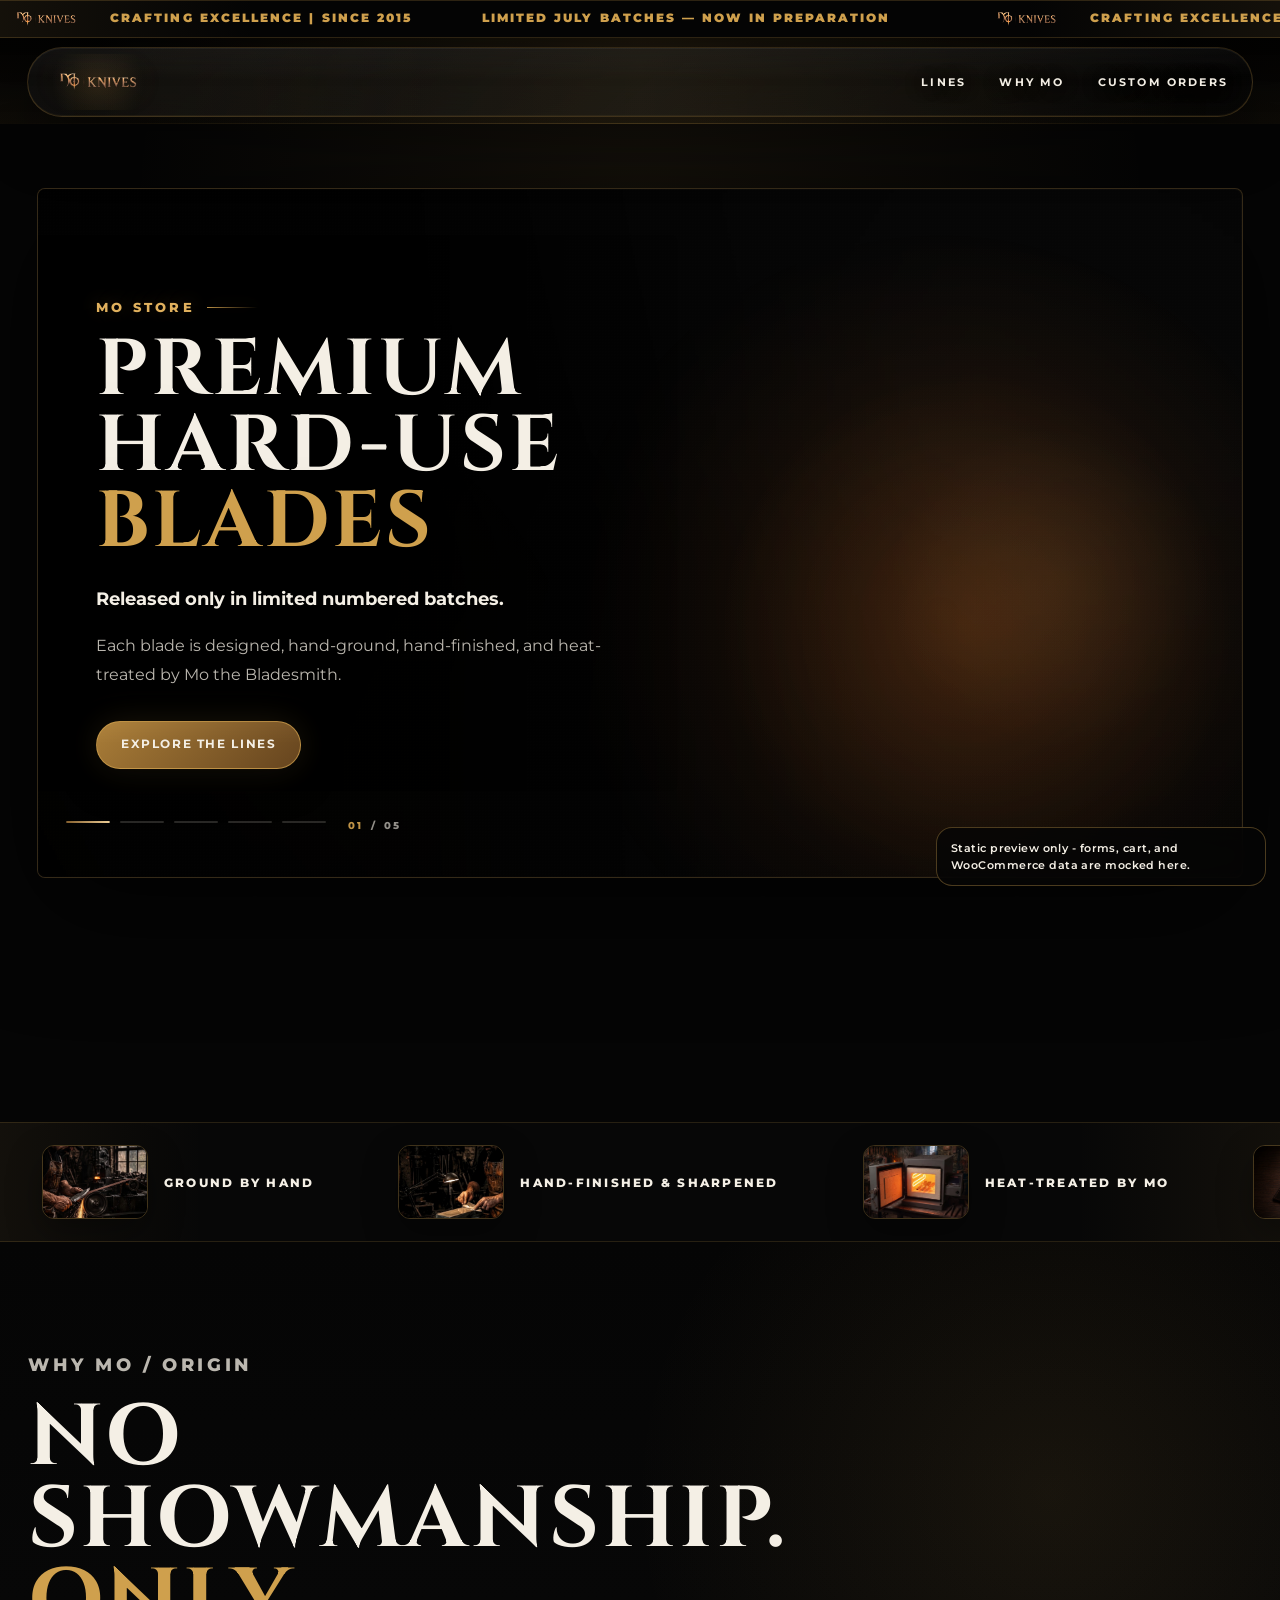
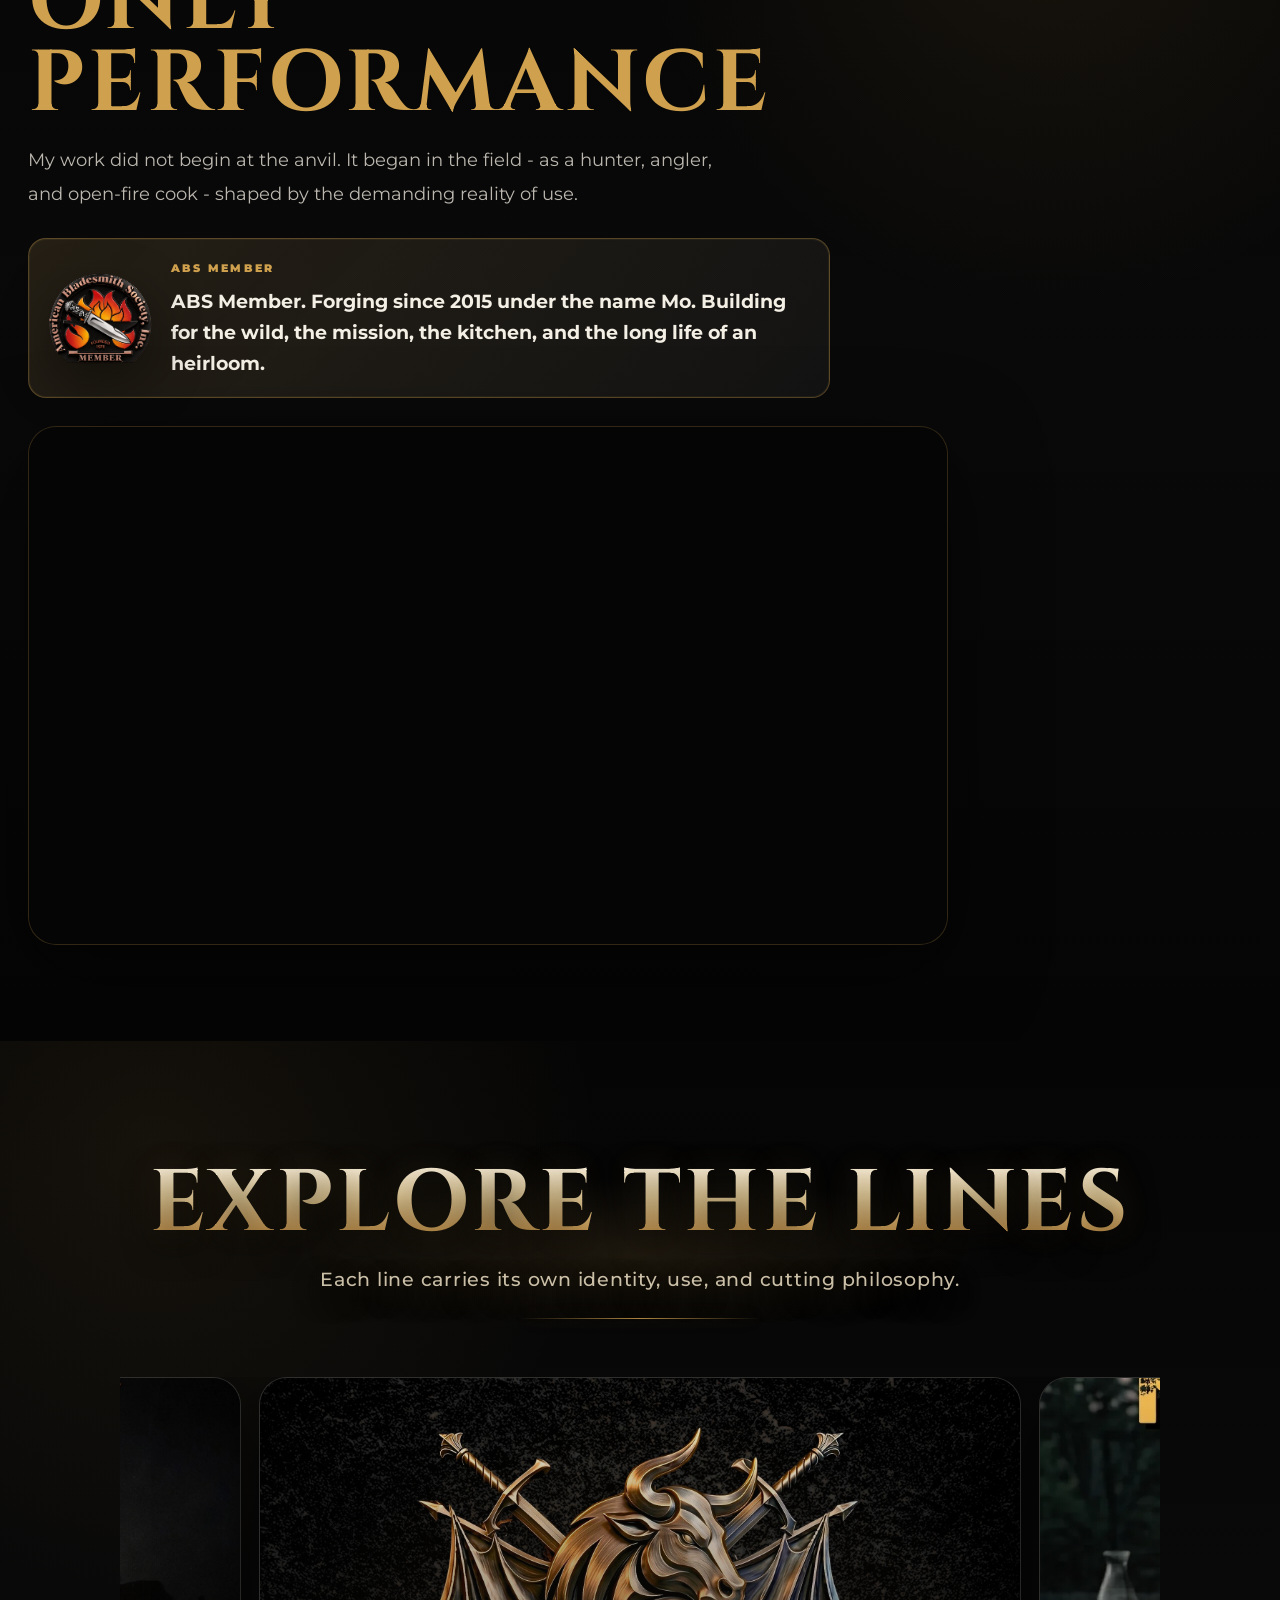
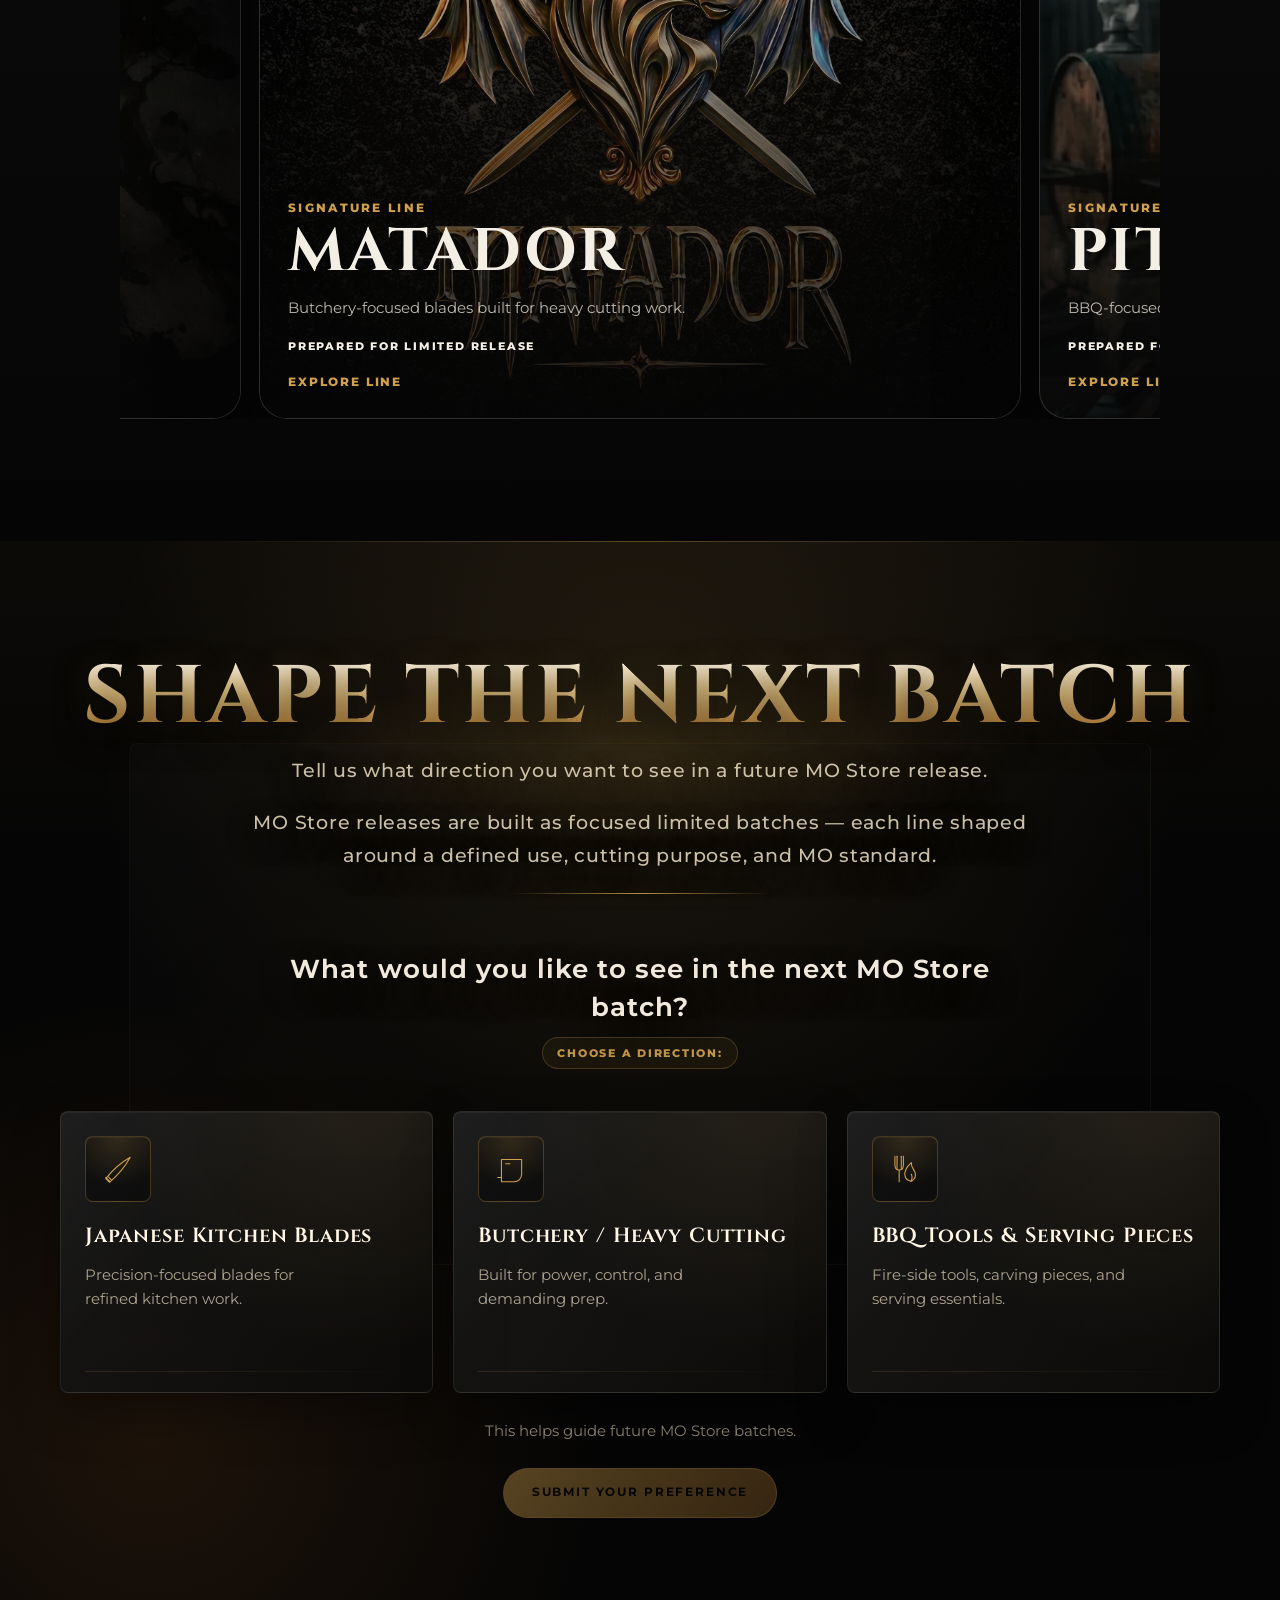
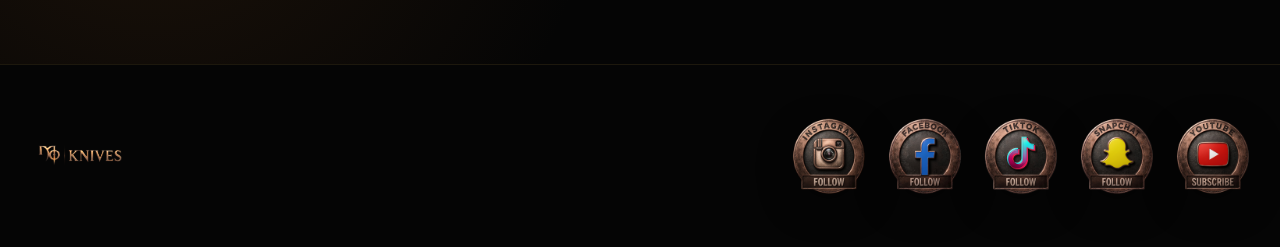
<file: preview.html>
<!doctype html>
<html lang="en" class="mo-static-preview">
<head>
	<meta charset="utf-8">
	<meta name="viewport" content="width=device-width, initial-scale=1">
	<title>MO Store Static Preview</title>
	<meta name="robots" content="noindex,nofollow">

	<link rel="preconnect" href="https://fonts.googleapis.com">
	<link rel="preconnect" href="https://fonts.gstatic.com" crossorigin>
	<link href="https://fonts.googleapis.com/css2?family=Cinzel:wght@500;600;700&family=Montserrat:wght@400;500;600;700&display=swap" rel="stylesheet">

	<link rel="stylesheet" href="assets/css/mo-store.css">

	<style>
		body {
			margin: 0;
		}

		.mo-static-preview-note {
			position: fixed;
			right: 14px;
			bottom: 14px;
			z-index: 1400;
			max-width: 300px;
			padding: 12px 14px;
			border: 1px solid rgba(207, 160, 77, 0.35);
			border-radius: 16px;
			background: rgba(5, 5, 5, 0.82);
			color: #f4efe5;
			font: 600 11px/1.5 Montserrat, Arial, sans-serif;
			letter-spacing: 0.04em;
			backdrop-filter: blur(14px);
		}

		.mo-preview-media {
			position: absolute;
			inset: 0;
			width: 100%;
			height: 100%;
			object-fit: cover;
			background: #111;
		}

		.mo-preview-media--steel {
			background:
				radial-gradient(circle at 68% 30%, rgba(207, 160, 77, 0.35), transparent 16rem),
				linear-gradient(135deg, #050505 0%, #1a1a1a 45%, #050505 100%);
		}

		.mo-preview-media--handle {
			background:
				radial-gradient(circle at 34% 40%, rgba(112, 72, 34, 0.7), transparent 14rem),
				linear-gradient(135deg, #090909, #24201b 42%, #050505);
		}

		.mo-preview-media--grind {
			background:
				radial-gradient(circle at 50% 50%, rgba(207, 160, 77, 0.28), transparent 15rem),
				linear-gradient(145deg, #050505, #1b1b1b 54%, #080808);
		}

		.mo-preview-product-grid {
			display: grid;
			grid-template-columns: repeat(3, minmax(0, 1fr));
			gap: 18px;
			margin: 0;
			padding: 0;
			list-style: none;
		}

		.mo-preview-product-img {
			display: block;
			width: 100%;
			height: 100%;
			background: linear-gradient(135deg, #171717, #2a2116 52%, #070707);
		}

		.mo-static-preview .mo-gear-product__media {
			min-height: 280px;
		}

		@media (max-width: 767px) {
			.mo-preview-product-grid {
				grid-template-columns: 1fr;
			}

			.mo-static-preview-note {
				display: none;
			}
		}
	</style>
</head>

<body class="mo-store-site mo-store-home">
	<div class="mo-brand-marquee" aria-label="MO Knives crafting excellence since 2015 and limited July batches now in preparation">
		<div class="mo-brand-marquee__track" aria-hidden="true">
			<div class="mo-brand-marquee__group">
				<div class="mo-brand-marquee__item"><img class="mo-brand-marquee__logo" src="assets/img/logo-mo.svg" alt="" width="96" height="40"><span>CRAFTING EXCELLENCE | SINCE 2015</span><span>LIMITED JULY BATCHES — NOW IN PREPARATION</span></div>
				<div class="mo-brand-marquee__item"><img class="mo-brand-marquee__logo" src="assets/img/logo-mo.svg" alt="" width="96" height="40"><span>CRAFTING EXCELLENCE | SINCE 2015</span><span>LIMITED JULY BATCHES — NOW IN PREPARATION</span></div>
				<div class="mo-brand-marquee__item"><img class="mo-brand-marquee__logo" src="assets/img/logo-mo.svg" alt="" width="96" height="40"><span>CRAFTING EXCELLENCE | SINCE 2015</span><span>LIMITED JULY BATCHES — NOW IN PREPARATION</span></div>
				<div class="mo-brand-marquee__item"><img class="mo-brand-marquee__logo" src="assets/img/logo-mo.svg" alt="" width="96" height="40"><span>CRAFTING EXCELLENCE | SINCE 2015</span><span>LIMITED JULY BATCHES — NOW IN PREPARATION</span></div>
			</div>
			<div class="mo-brand-marquee__group">
				<div class="mo-brand-marquee__item"><img class="mo-brand-marquee__logo" src="assets/img/logo-mo.svg" alt="" width="96" height="40"><span>CRAFTING EXCELLENCE | SINCE 2015</span><span>LIMITED JULY BATCHES — NOW IN PREPARATION</span></div>
				<div class="mo-brand-marquee__item"><img class="mo-brand-marquee__logo" src="assets/img/logo-mo.svg" alt="" width="96" height="40"><span>CRAFTING EXCELLENCE | SINCE 2015</span><span>LIMITED JULY BATCHES — NOW IN PREPARATION</span></div>
				<div class="mo-brand-marquee__item"><img class="mo-brand-marquee__logo" src="assets/img/logo-mo.svg" alt="" width="96" height="40"><span>CRAFTING EXCELLENCE | SINCE 2015</span><span>LIMITED JULY BATCHES — NOW IN PREPARATION</span></div>
				<div class="mo-brand-marquee__item"><img class="mo-brand-marquee__logo" src="assets/img/logo-mo.svg" alt="" width="96" height="40"><span>CRAFTING EXCELLENCE | SINCE 2015</span><span>LIMITED JULY BATCHES — NOW IN PREPARATION</span></div>
			</div>
		</div>
	</div>

	<header class="mo-navbar" data-mo-navbar>
		<div class="mo-navbar__inner">
			<a class="mo-navbar__logo" href="#top" aria-label="MO Store homepage">
				<img src="assets/img/logo-mo.svg" alt="MO Store" width="96" height="40">
			</a>

			<nav class="mo-navbar__nav" aria-label="MO Store primary navigation">
				<a class="mo-navbar__link" href="#explore-lines">Lines</a>
				<a class="mo-navbar__link" href="why-mo.html">Why MO</a>
				<a class="mo-navbar__link" href="https://moknives.art/" target="_blank" rel="noopener">Custom Orders</a>
			</nav>

			<button
				class="mo-navbar__toggle"
				type="button"
				aria-label="Open MO Store menu"
				aria-expanded="false"
				aria-controls="mo-mobile-menu"
				data-mo-menu-toggle
			>
				<span class="mo-navbar__toggle-line"></span>
				<span class="mo-navbar__toggle-line"></span>
			</button>
		</div>

		<div class="mo-mobile-menu" id="mo-mobile-menu" data-mo-mobile-menu hidden>
			<div class="mo-mobile-menu__panel">
				<a class="mo-mobile-menu__link" href="#explore-lines"><span>01</span>Lines</a>
				<a class="mo-mobile-menu__link" href="why-mo.html"><span>02</span>Why MO</a>
				<a class="mo-mobile-menu__link" href="https://moknives.art/" target="_blank" rel="noopener"><span>03</span>Custom Orders</a>
			</div>
		</div>
	</header>

	<main id="top" class="mo-store-main mo-store-main--home">
		<section class="mo-hero" aria-label="MO Store cinematic introduction">
			<div class="mo-hero__card">
				<div class="mo-hero__slideshow" data-mo-hero-slideshow>
					<picture class="mo-hero__slide mo-hero__slide--forging is-active" data-mo-hero-slide>
						<source media="(max-width: 767px)" srcset="assets/img/hero-forged-by-mo.mobile.webp">
						<img src="assets/img/hero-forged-by-mo.desktop.webp" alt="Mo forging a patterned billet on the anvil" loading="eager" decoding="async">
					</picture>
					<picture class="mo-hero__slide mo-hero__slide--sharpening" data-mo-hero-slide>
						<img src="assets/img/hero-hand-sharpened.webp" alt="Hand sharpening a MO blade on a whetstone" loading="lazy" decoding="async">
					</picture>
					<picture class="mo-hero__slide mo-hero__slide--sparks" data-mo-hero-slide>
						<source media="(max-width: 767px)" srcset="assets/img/hero-grinding-sparks.webp">
						<img src="assets/img/hero-grinding-sparks.desktop.webp" alt="Blade grinding sparks in the MO workshop" loading="lazy" decoding="async">
					</picture>
					<picture class="mo-hero__slide mo-hero__slide--handle" data-mo-hero-slide>
						<source media="(max-width: 767px)" srcset="assets/img/hero-handle-detail.webp">
						<img src="assets/img/hero-handle-detail.desktop.webp" alt="Hands checking the handle detail of a finished MO knife" loading="lazy" decoding="async">
					</picture>
					<picture class="mo-hero__slide mo-hero__slide--grounding" data-mo-hero-slide>
						<source media="(max-width: 767px)" srcset="assets/img/hero-hand-grounded.mobile.webp">
						<img src="assets/img/hero-hand-grounded.webp" alt="Mo grinding a blade beside the forge" loading="lazy" decoding="async">
					</picture>
				</div>

				<div class="mo-hero__overlay" aria-hidden="true"></div>
				<div class="mo-hero__progress" aria-hidden="true">
					<span class="mo-hero__progress-segment is-active" data-mo-hero-progress-segment></span>
					<span class="mo-hero__progress-segment" data-mo-hero-progress-segment></span>
					<span class="mo-hero__progress-segment" data-mo-hero-progress-segment></span>
					<span class="mo-hero__progress-segment" data-mo-hero-progress-segment></span>
					<span class="mo-hero__progress-segment" data-mo-hero-progress-segment></span>
				</div>
				<div class="mo-hero__counter" aria-hidden="true">
					<span data-mo-hero-current>01</span>
					<span>/</span>
					<span>05</span>
				</div>

				<div class="mo-hero__content">
					<p class="mo-hero__kicker">MO Store</p>
					<h1 class="mo-hero__title">
						<span>Premium</span>
						<span>Hard-Use</span>
						<span class="mo-hero__title-accent">Blades</span>
					</h1>
					<p class="mo-hero__subheadline">Released only in limited numbered batches.</p>
					<p class="mo-hero__lead">Each blade is designed, hand-ground, hand-finished, and heat-treated by Mo the Bladesmith.</p>
					<a class="mo-button mo-button--primary mo-hero__button" href="#explore-lines">Explore the Lines</a>
				</div>
			</div>
		</section>

		<section class="mo-standard-bar" id="mo-store-standard" aria-label="MO Store Standard">
			<div class="mo-standard-bar__track" data-mo-marquee>
				<div class="mo-standard-bar__item"><img class="mo-standard-bar__image" src="assets/img/standard-grinding.jpg" alt="" loading="lazy" decoding="async"><span>Ground by hand</span></div>
				<div class="mo-standard-bar__item"><img class="mo-standard-bar__image" src="assets/img/standard-sharpening.jpg" alt="" loading="lazy" decoding="async"><span>Hand-finished &amp; sharpened</span></div>
				<div class="mo-standard-bar__item"><img class="mo-standard-bar__image" src="assets/img/standard-heat-treatment.webp" alt="" loading="lazy" decoding="async"><span>Heat-treated by MO</span></div>
				<div class="mo-standard-bar__item"><img class="mo-standard-bar__image" src="assets/img/standard-limited-batch.webp" alt="" loading="lazy" decoding="async"><span>Limited numbered batches</span></div>
				<div class="mo-standard-bar__item"><img class="mo-standard-bar__image" src="assets/img/standard-grinding.jpg" alt="" loading="lazy" decoding="async"><span>Ground by hand</span></div>
				<div class="mo-standard-bar__item"><img class="mo-standard-bar__image" src="assets/img/standard-sharpening.jpg" alt="" loading="lazy" decoding="async"><span>Hand-finished &amp; sharpened</span></div>
				<div class="mo-standard-bar__item"><img class="mo-standard-bar__image" src="assets/img/standard-heat-treatment.webp" alt="" loading="lazy" decoding="async"><span>Heat-treated by MO</span></div>
				<div class="mo-standard-bar__item"><img class="mo-standard-bar__image" src="assets/img/standard-limited-batch.webp" alt="" loading="lazy" decoding="async"><span>Limited numbered batches</span></div>
			</div>
		</section>

		<section class="mo-why" id="why-mo" aria-labelledby="mo-why-title">
			<div class="mo-why__inner">
				<div class="mo-why__intro">
					<p class="mo-why__kicker">Why MO / Origin</p>
					<h2 id="mo-why-title">
						<span>No Showmanship.</span>
						<span class="mo-why__title-accent">Only performance</span>
					</h2>
					<p>My work did not begin at the anvil. It began in the field - as a hunter, angler, and open-fire cook - shaped by the demanding reality of use.</p>
					<a class="mo-why-trust" href="why-mo.html" aria-label="Read the full Why MO proof page">
						<img class="mo-why-trust__badge" src="assets/img/abs-member-badge.svg" alt="American Bladesmith Society member badge" loading="lazy" decoding="async">
						<div class="mo-why-trust__copy">
							<span>ABS Member</span>
							<p>ABS Member. Forging since 2015 under the name Mo. Building for the wild, the mission, the kitchen, and the long life of an heirloom.</p>
						</div>
					</a>
					<div class="mo-why-video">
						<video src="assets/video/performance-proof.mp4" autoplay muted loop playsinline preload="metadata" aria-label="Performance proof process video"></video>
					</div>
				</div>

			</div>
		</section>

		<section class="mo-lines" id="explore-lines" aria-labelledby="mo-lines-title">
			<div class="mo-section-heading mo-lines__heading">
				<h2 id="mo-lines-title">Explore the Lines</h2>
				<p>Each line carries its own identity, use, and cutting philosophy.</p>
			</div>

			<div class="mo-lines__slider" data-mo-lines-slider>
				<div class="mo-lines__track" data-mo-slider-track>
					<a class="mo-line-card skeleton" id="mo-takumo-card" href="takumo.html" data-mo-slider-card>
						<img class="mo-line-card__image" src="assets/img/lines-takumo.webp" alt="TAKUMO line preview" loading="lazy" decoding="async">
						<div class="mo-line-card__overlay" aria-hidden="true"></div>
						<div class="mo-line-card__content">
							<p class="mo-line-card__eyebrow">Signature Line</p>
							<h3>TAKUMO</h3>
							<p class="mo-line-card__description">Japanese-inspired limited kitchen blades.</p>
							<p class="mo-line-card__status">Prepared for Limited Release</p>
							<span class="mo-line-card__link">Explore Line</span>
						</div>
					</a>

					<a class="mo-line-card skeleton" id="mo-matador-card" href="matador.html" data-mo-slider-card>
						<img class="mo-line-card__image" src="assets/img/lines-matador.jpg" alt="MATADOR line preview" loading="lazy" decoding="async">
						<div class="mo-line-card__overlay" aria-hidden="true"></div>
						<div class="mo-line-card__content">
							<p class="mo-line-card__eyebrow">Signature Line</p>
							<h3>MATADOR</h3>
							<p class="mo-line-card__description">Butchery-focused blades built for heavy cutting work.</p>
							<p class="mo-line-card__status">Prepared for Limited Release</p>
							<span class="mo-line-card__link">Explore Line</span>
						</div>
					</a>

					<a class="mo-line-card skeleton" id="mo-pitmaster-card" href="pitmaster.html" data-mo-slider-card>
						<img class="mo-line-card__image" src="assets/img/lines-pitmaster.webp" alt="PITMASTER line preview" loading="lazy" decoding="async">
						<div class="mo-line-card__overlay" aria-hidden="true"></div>
						<div class="mo-line-card__content">
							<p class="mo-line-card__eyebrow">Signature Line</p>
							<h3>PITMASTER</h3>
							<p class="mo-line-card__description">BBQ-focused blades, forks, grills, and wooden serving pieces.</p>
							<p class="mo-line-card__status">Prepared for Limited Release</p>
							<span class="mo-line-card__link">Explore Line</span>
						</div>
					</a>

					<a class="mo-line-card skeleton" id="mo-gear-card" href="mo-gear.html" data-mo-slider-card>
						<picture class="mo-line-card__image">
							<source media="(max-width: 767px)" srcset="assets/img/mo-gear-card-mobile.webp">
							<img src="assets/img/mo-gear-card.webp" alt="MO GEAR line preview" loading="lazy" decoding="async">
						</picture>
						<div class="mo-line-card__overlay" aria-hidden="true"></div>
						<div class="mo-line-card__content">
							<p class="mo-line-card__eyebrow">Gear Collection</p>
							<h3>MO GEAR</h3>
							<p class="mo-line-card__description">Hard-to-find gear for people who take blades seriously.</p>
							<p class="mo-line-card__status">Integrated with Store Lines</p>
							<span class="mo-line-card__link">Explore Gear</span>
						</div>
					</a>
				</div>
			</div>
		</section>

		<section class="mo-batch" id="shape-next-batch" aria-labelledby="mo-batch-title">
			<div class="mo-batch__inner">
				<div class="mo-section-heading mo-batch__heading">
					<h2 id="mo-batch-title">Shape the Next Batch</h2>
					<p class="mo-batch__subtitle">Tell us what direction you want to see in a future MO Store release.</p>
					<p class="mo-batch__model">MO Store releases are built as focused limited batches — each line shaped around a defined use, cutting purpose, and MO standard.</p>
				</div>

				<form class="mo-batch__form" data-mo-preference-form>
					<div class="mo-batch__intro">
						<p class="mo-batch__question">What would you like to see in the next MO Store batch?</p>
						<p class="mo-batch__choose">Choose a direction:</p>
					</div>

					<input type="hidden" name="preference" value="" data-mo-preference-value>

					<div class="mo-batch__options" role="listbox" aria-label="Choose a direction">
						<button class="mo-batch-option" type="button" role="option" aria-selected="false" data-mo-preference-option data-value="japanese-kitchen-blades">
							<span class="mo-batch-option__icon" aria-hidden="true">
								<svg viewBox="0 0 64 64" focusable="false"><path d="M9 50c13-16 25-28 46-40-8 15-19 30-39 47L9 50Z"/><path d="M17 56l-8-8"/><path d="M14 47l6 6"/></svg>
							</span>
							<span class="mo-batch-option__label">Japanese Kitchen Blades</span>
							<span class="mo-batch-option__description">Precision-focused blades for refined kitchen work.</span>
							<span class="mo-batch-option__check" aria-hidden="true"><svg viewBox="0 0 64 64" focusable="false"><path d="M16 34l10 10 22-24"/></svg></span>
						</button>

						<button class="mo-batch-option" type="button" role="option" aria-selected="false" data-mo-preference-option data-value="butchery-heavy-cutting">
							<span class="mo-batch-option__icon" aria-hidden="true">
								<svg viewBox="0 0 64 64" focusable="false"><path d="M14 14h38v28c0 8-6 14-14 14H14V14Z"/><path d="M22 22h8"/><path d="M14 48H7"/></svg>
							</span>
							<span class="mo-batch-option__label">Butchery / Heavy Cutting</span>
							<span class="mo-batch-option__description">Built for power, control, and demanding prep.</span>
							<span class="mo-batch-option__check" aria-hidden="true"><svg viewBox="0 0 64 64" focusable="false"><path d="M16 34l10 10 22-24"/></svg></span>
						</button>

						<button class="mo-batch-option" type="button" role="option" aria-selected="false" data-mo-preference-option data-value="bbq-tools-serving-pieces">
							<span class="mo-batch-option__icon" aria-hidden="true">
								<svg viewBox="0 0 64 64" focusable="false"><path d="M17 8v24"/><path d="M25 8v24"/><path d="M13 8v16c0 7 4 10 8 10s8-3 8-10V8"/><path d="M21 34v22"/><path d="M44 55c7-4 9-10 7-16-2-7-8-10-7-19-8 7-14 15-12 25 1 6 5 9 12 10Z"/><path d="M43 55c3-4 3-8 1-13"/></svg>
							</span>
							<span class="mo-batch-option__label">BBQ Tools &amp; Serving Pieces</span>
							<span class="mo-batch-option__description">Fire-side tools, carving pieces, and serving essentials.</span>
							<span class="mo-batch-option__check" aria-hidden="true"><svg viewBox="0 0 64 64" focusable="false"><path d="M16 34l10 10 22-24"/></svg></span>
						</button>
					</div>

					<p class="mo-batch__note">This helps guide future MO Store batches.</p>
					<button class="mo-button mo-button--primary mo-batch__submit" type="submit" disabled data-mo-preference-submit>Submit Your Preference</button>
					<div class="mo-form-message" data-mo-preference-message aria-live="polite"></div>
				</form>
			</div>
		</section>

	</main>

	<footer class="mo-footer">
		<div class="mo-footer__inner">
			<a class="mo-footer__logo" href="#top">
				<img src="assets/img/logo-mo.svg" alt="MO Store" width="104" height="44">
			</a>

			<div class="mo-footer__socials" aria-label="MO Store social links">
				<a class="mo-footer__social" href="#top" aria-label="Instagram"><img src="assets/img/social-instagram.png" alt="" width="78" height="78" loading="lazy" decoding="async"></a>
				<a class="mo-footer__social" href="#top" aria-label="Facebook"><img src="assets/img/social-facebook.png" alt="" width="78" height="78" loading="lazy" decoding="async"></a>
				<a class="mo-footer__social" href="#top" aria-label="TikTok"><img src="assets/img/social-tiktok.png" alt="" width="78" height="78" loading="lazy" decoding="async"></a>
				<a class="mo-footer__social" href="#top" aria-label="Snapchat"><img src="assets/img/social-snapchat.png" alt="" width="78" height="78" loading="lazy" decoding="async"></a>
				<a class="mo-footer__social" href="#top" aria-label="YouTube"><img src="assets/img/social-youtube.png" alt="" width="78" height="78" loading="lazy" decoding="async"></a>
			</div>
		</div>
	</footer>

	<div class="mo-static-preview-note">
		Static preview only - forms, cart, and WooCommerce data are mocked here.
	</div>

	<script>
		window.moStoreSettings = {
			ajaxUrl: '#',
			preferenceSuccess: {
				title: 'Thanks - your preference has been noted.',
				message: 'It will help shape future MO Store batches.'
			}
		};
	</script>

	<script src="assets/js/mo-store.js"></script>

	<script>
		document.addEventListener('submit', function (event) {
			if (!event.target.matches('[data-mo-preference-form], [data-mo-interest-form]')) {
				return;
			}

			event.preventDefault();
			event.stopImmediatePropagation();

			var message = event.target.querySelector('.mo-form-message');

			if (message) {
				message.classList.remove('is-error');
				message.classList.add('is-success');
				message.innerHTML = '<strong>Static preview saved visually.</strong><br><span>WordPress AJAX will handle this on the real site.</span>';
			}
		}, true);
	</script>
</body>
</html>
</file>
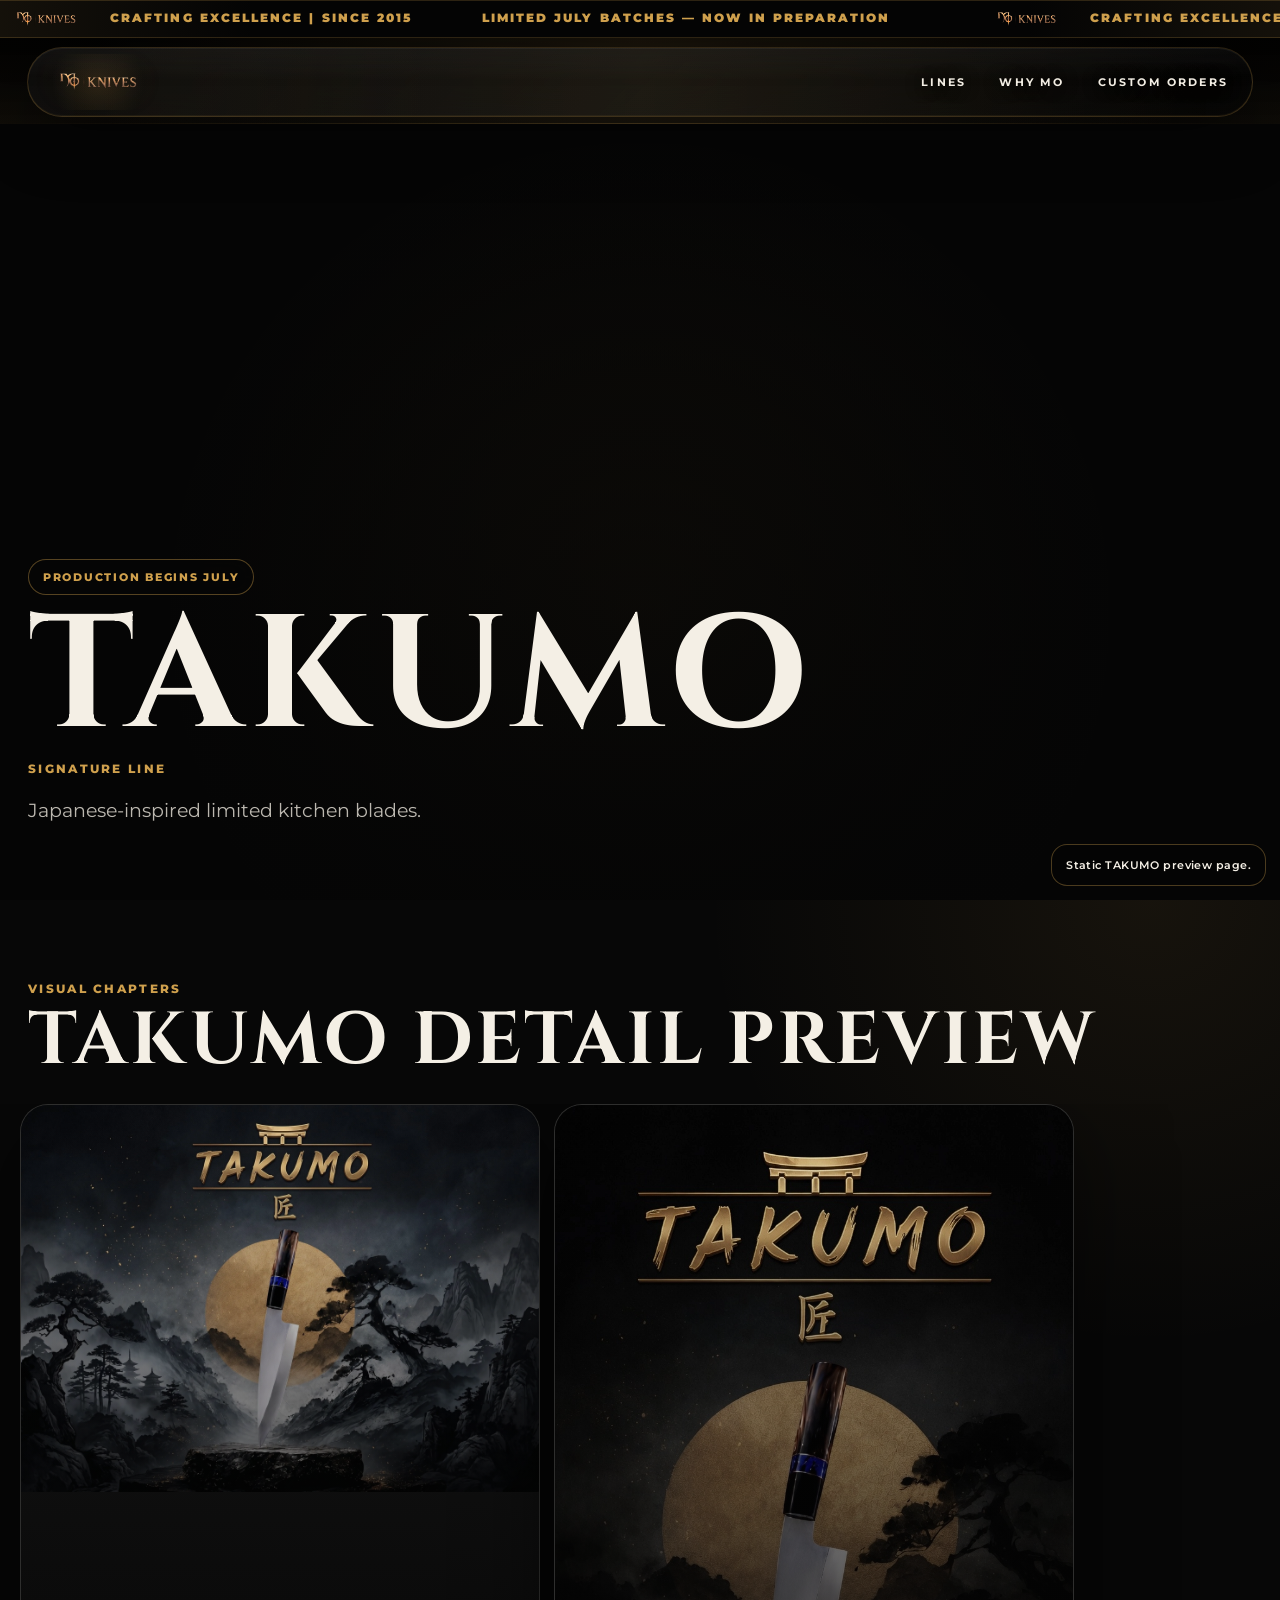
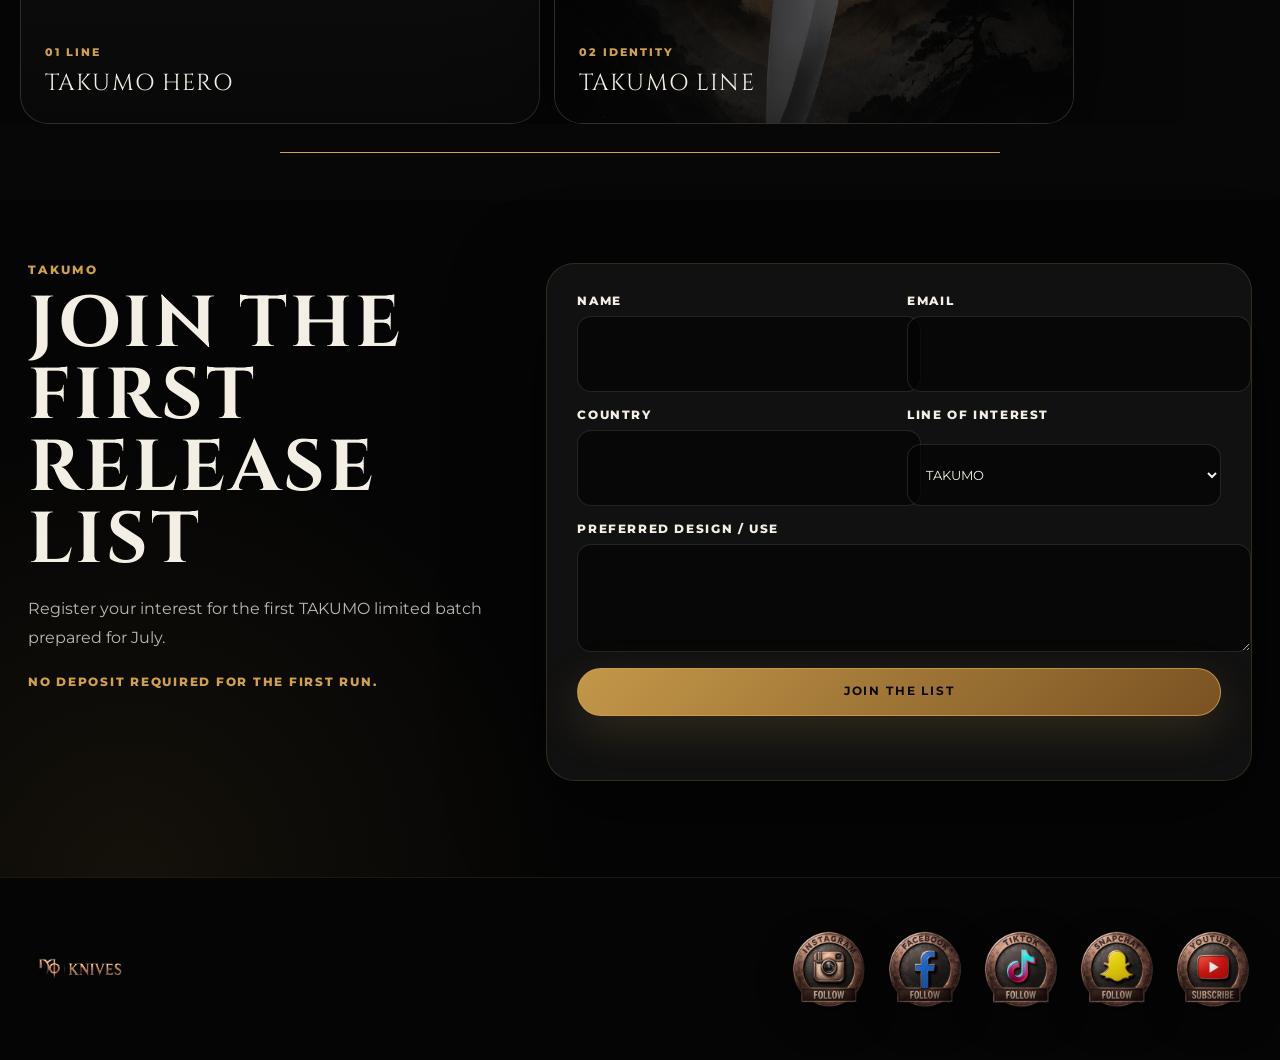
<file: takumo.html>
<!doctype html>
<html lang="en" class="mo-static-preview">
<head>
	<meta charset="utf-8">
	<meta name="viewport" content="width=device-width, initial-scale=1">
	<title>TAKUMO Static Preview</title>
	<meta name="robots" content="noindex,nofollow">
	<link rel="preconnect" href="https://fonts.googleapis.com">
	<link rel="preconnect" href="https://fonts.gstatic.com" crossorigin>
	<link href="https://fonts.googleapis.com/css2?family=Cinzel:wght@500;600;700&family=Montserrat:wght@400;500;600;700&display=swap" rel="stylesheet">
	<link rel="stylesheet" href="assets/css/mo-store.css">
	<style>body{margin:0}.mo-static-preview-note{position:fixed;right:14px;bottom:14px;z-index:1400;max-width:300px;padding:12px 14px;border:1px solid rgba(207,160,77,.35);border-radius:16px;background:rgba(5,5,5,.82);color:#f4efe5;font:600 11px/1.5 Montserrat,Arial,sans-serif;letter-spacing:.04em;backdrop-filter:blur(14px)}@media (max-width:767px){.mo-static-preview-note{left:14px;max-width:none}}</style>
</head>
<body class="mo-store-site mo-store-line">
	<div class="mo-brand-marquee" aria-label="MO Knives crafting excellence since 2015 and limited July batches now in preparation">
		<div class="mo-brand-marquee__track" aria-hidden="true">
			<div class="mo-brand-marquee__group">
				<div class="mo-brand-marquee__item"><img class="mo-brand-marquee__logo" src="assets/img/logo-mo.svg" alt="" width="96" height="40"><span>CRAFTING EXCELLENCE | SINCE 2015</span><span>LIMITED JULY BATCHES — NOW IN PREPARATION</span></div>
				<div class="mo-brand-marquee__item"><img class="mo-brand-marquee__logo" src="assets/img/logo-mo.svg" alt="" width="96" height="40"><span>CRAFTING EXCELLENCE | SINCE 2015</span><span>LIMITED JULY BATCHES — NOW IN PREPARATION</span></div>
				<div class="mo-brand-marquee__item"><img class="mo-brand-marquee__logo" src="assets/img/logo-mo.svg" alt="" width="96" height="40"><span>CRAFTING EXCELLENCE | SINCE 2015</span><span>LIMITED JULY BATCHES — NOW IN PREPARATION</span></div>
				<div class="mo-brand-marquee__item"><img class="mo-brand-marquee__logo" src="assets/img/logo-mo.svg" alt="" width="96" height="40"><span>CRAFTING EXCELLENCE | SINCE 2015</span><span>LIMITED JULY BATCHES — NOW IN PREPARATION</span></div>
			</div>
			<div class="mo-brand-marquee__group">
				<div class="mo-brand-marquee__item"><img class="mo-brand-marquee__logo" src="assets/img/logo-mo.svg" alt="" width="96" height="40"><span>CRAFTING EXCELLENCE | SINCE 2015</span><span>LIMITED JULY BATCHES — NOW IN PREPARATION</span></div>
				<div class="mo-brand-marquee__item"><img class="mo-brand-marquee__logo" src="assets/img/logo-mo.svg" alt="" width="96" height="40"><span>CRAFTING EXCELLENCE | SINCE 2015</span><span>LIMITED JULY BATCHES — NOW IN PREPARATION</span></div>
				<div class="mo-brand-marquee__item"><img class="mo-brand-marquee__logo" src="assets/img/logo-mo.svg" alt="" width="96" height="40"><span>CRAFTING EXCELLENCE | SINCE 2015</span><span>LIMITED JULY BATCHES — NOW IN PREPARATION</span></div>
				<div class="mo-brand-marquee__item"><img class="mo-brand-marquee__logo" src="assets/img/logo-mo.svg" alt="" width="96" height="40"><span>CRAFTING EXCELLENCE | SINCE 2015</span><span>LIMITED JULY BATCHES — NOW IN PREPARATION</span></div>
			</div>
		</div>
	</div>

	<header class="mo-navbar" data-mo-navbar>
		<div class="mo-navbar__inner">
			<a class="mo-navbar__logo" href="preview.html#top" aria-label="MO Store homepage"><img src="assets/img/logo-mo.svg" alt="MO Store" width="96" height="40"></a>
			<nav class="mo-navbar__nav" aria-label="MO Store primary navigation">
				<a class="mo-navbar__link" href="preview.html#explore-lines">Lines</a>
				<a class="mo-navbar__link" href="why-mo.html">Why MO</a>
				<a class="mo-navbar__link" href="https://moknives.art/" target="_blank" rel="noopener">Custom Orders</a>
			</nav>
			<button class="mo-navbar__toggle" type="button" aria-label="Open MO Store menu" aria-expanded="false" aria-controls="mo-mobile-menu" data-mo-menu-toggle><span class="mo-navbar__toggle-line"></span><span class="mo-navbar__toggle-line"></span></button>
		</div>
		<div class="mo-mobile-menu" id="mo-mobile-menu" data-mo-mobile-menu hidden>
			<div class="mo-mobile-menu__panel">
				<a class="mo-mobile-menu__link" href="preview.html#explore-lines"><span>01</span>Lines</a>
				<a class="mo-mobile-menu__link" href="why-mo.html"><span>02</span>Why MO</a>
				<a class="mo-mobile-menu__link" href="https://moknives.art/" target="_blank" rel="noopener"><span>03</span>Custom Orders</a>
			</div>
		</div>
	</header>
	<main id="top" class="mo-store-main mo-store-main--line">
		<section class="mo-line-hero" aria-labelledby="takumo-title">
			<picture class="mo-line-hero__media"><source media="(max-width: 767px)" srcset="assets/img/takumo-hero-mobile.webp"><img src="assets/img/takumo-hero.webp" alt="TAKUMO hero" loading="eager" decoding="async"></picture>
			<div class="mo-line-hero__overlay" aria-hidden="true"></div>
			<div class="mo-line-hero__content">
				<p class="mo-line-hero__badge">Production Begins July</p>
				<h1 id="takumo-title">TAKUMO</h1>
				<p class="mo-line-hero__eyebrow">Signature Line</p>
				<p class="mo-line-hero__description">Japanese-inspired limited kitchen blades.</p>
			</div>
		</section>
		<section class="mo-line-media" aria-labelledby="takumo-media-title">
			<div class="mo-line-media__heading"><p class="mo-line-media__kicker">Visual Chapters</p><h2 id="takumo-media-title">TAKUMO Detail Preview</h2></div>
			<div class="mo-line-media__slider" data-mo-line-media-slider>
				<div class="mo-line-media__track" data-mo-line-media-track>
					<button class="mo-media-card skeleton" type="button" data-mo-media-card data-index="0" data-type="image" data-src="assets/img/takumo-hero.webp" data-name="TAKUMO Hero"><img class="mo-media-card__visual" src="assets/img/takumo-hero.webp" alt="TAKUMO Hero" loading="lazy" decoding="async"><span class="mo-media-card__overlay" aria-hidden="true"></span><span class="mo-media-card__content"><span class="mo-media-card__chapter">01 Line</span><span class="mo-media-card__name">TAKUMO Hero</span></span></button>
					<button class="mo-media-card skeleton" type="button" data-mo-media-card data-index="1" data-type="image" data-src="assets/img/lines-takumo.webp" data-name="TAKUMO Line Card"><img class="mo-media-card__visual" src="assets/img/lines-takumo.webp" alt="TAKUMO card" loading="lazy" decoding="async"><span class="mo-media-card__overlay" aria-hidden="true"></span><span class="mo-media-card__content"><span class="mo-media-card__chapter">02 Identity</span><span class="mo-media-card__name">TAKUMO Line</span></span></button>
				</div>
				<div class="mo-slider-progress" aria-hidden="true"><span data-mo-line-media-progress></span></div>
			</div>
			<div class="mo-media-viewer" data-mo-media-viewer aria-hidden="true" role="dialog" aria-modal="true" aria-label="Fullscreen media viewer"><button class="mo-media-viewer__close" type="button" data-mo-media-close aria-label="Close media viewer">&times;</button><button class="mo-media-viewer__nav mo-media-viewer__nav--prev" type="button" data-mo-media-prev aria-label="Previous media">&lsaquo;</button><div class="mo-media-viewer__stage" data-mo-media-stage></div><button class="mo-media-viewer__nav mo-media-viewer__nav--next" type="button" data-mo-media-next aria-label="Next media">&rsaquo;</button><p class="mo-media-viewer__name" data-mo-media-name></p></div>
		</section>
		<section class="mo-interest" aria-labelledby="takumo-interest-title">
			<div class="mo-interest__inner"><div class="mo-interest__content"><p class="mo-interest__kicker">TAKUMO</p><h2 id="takumo-interest-title">Join the First Release List</h2><p>Register your interest for the first TAKUMO limited batch prepared for July.</p><p class="mo-interest__note">No deposit required for the first run.</p></div><form class="mo-interest__form" data-mo-interest-form><div class="mo-field"><label for="takumo-name">Name</label><input id="takumo-name" type="text" name="name" autocomplete="name" required></div><div class="mo-field"><label for="takumo-email">Email</label><input id="takumo-email" type="email" name="email" autocomplete="email" required></div><div class="mo-field"><label for="takumo-country">Country</label><input id="takumo-country" type="text" name="country" autocomplete="country-name" required></div><div class="mo-field"><label for="takumo-line">Line of Interest</label><select id="takumo-line" name="line" required><option value="TAKUMO" selected>TAKUMO</option><option value="MATADOR">MATADOR</option><option value="PITMASTER">PITMASTER</option><option value="Not Sure Yet">Not Sure Yet</option></select></div><div class="mo-field mo-field--full"><label for="takumo-message">Preferred design / use</label><textarea id="takumo-message" name="message" rows="5"></textarea></div><button class="mo-button mo-button--primary mo-interest__submit" type="submit">Join the List</button><div class="mo-form-message" data-mo-interest-message aria-live="polite"></div></form></div>
		</section>
	</main>
	<footer class="mo-footer"><div class="mo-footer__inner"><a class="mo-footer__logo" href="preview.html#top"><img src="assets/img/logo-mo.svg" alt="MO Store" width="104" height="44"></a><div class="mo-footer__socials" aria-label="MO Store social links"><a class="mo-footer__social" href="#top" aria-label="Instagram"><img src="assets/img/social-instagram.png" alt="" width="78" height="78" loading="lazy" decoding="async"></a><a class="mo-footer__social" href="#top" aria-label="Facebook"><img src="assets/img/social-facebook.png" alt="" width="78" height="78" loading="lazy" decoding="async"></a><a class="mo-footer__social" href="#top" aria-label="TikTok"><img src="assets/img/social-tiktok.png" alt="" width="78" height="78" loading="lazy" decoding="async"></a><a class="mo-footer__social" href="#top" aria-label="Snapchat"><img src="assets/img/social-snapchat.png" alt="" width="78" height="78" loading="lazy" decoding="async"></a><a class="mo-footer__social" href="#top" aria-label="YouTube"><img src="assets/img/social-youtube.png" alt="" width="78" height="78" loading="lazy" decoding="async"></a></div></div></footer>
	<div class="mo-static-preview-note">Static TAKUMO preview page.</div>
	<script src="assets/js/mo-store.js"></script>
	<script>document.addEventListener('submit',function(e){if(!e.target.matches('[data-mo-interest-form]'))return;e.preventDefault();var m=e.target.querySelector('.mo-form-message');if(m){m.classList.remove('is-error');m.classList.add('is-success');m.innerHTML='<strong>Static preview saved visually.</strong><br><span>WordPress AJAX will handle this on the real site.</span>';}});</script>
</body>
</html>
</file>
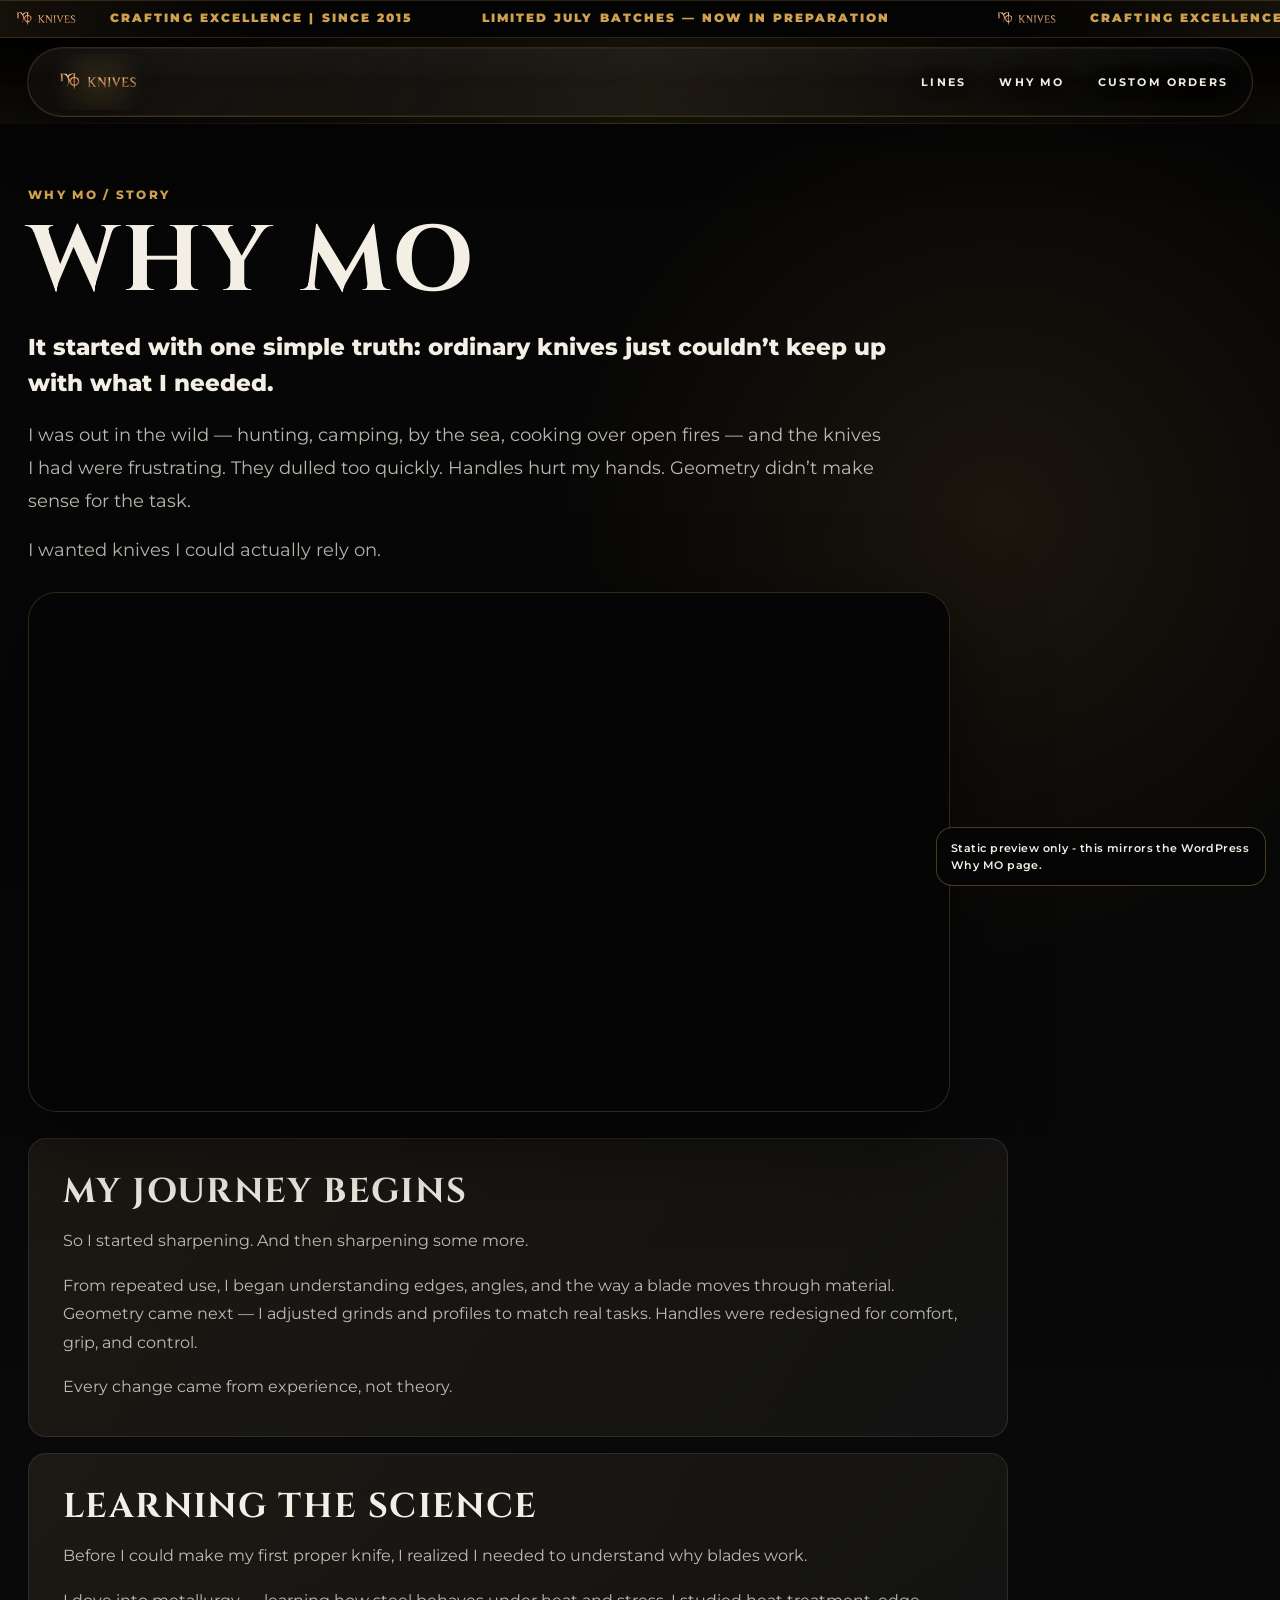
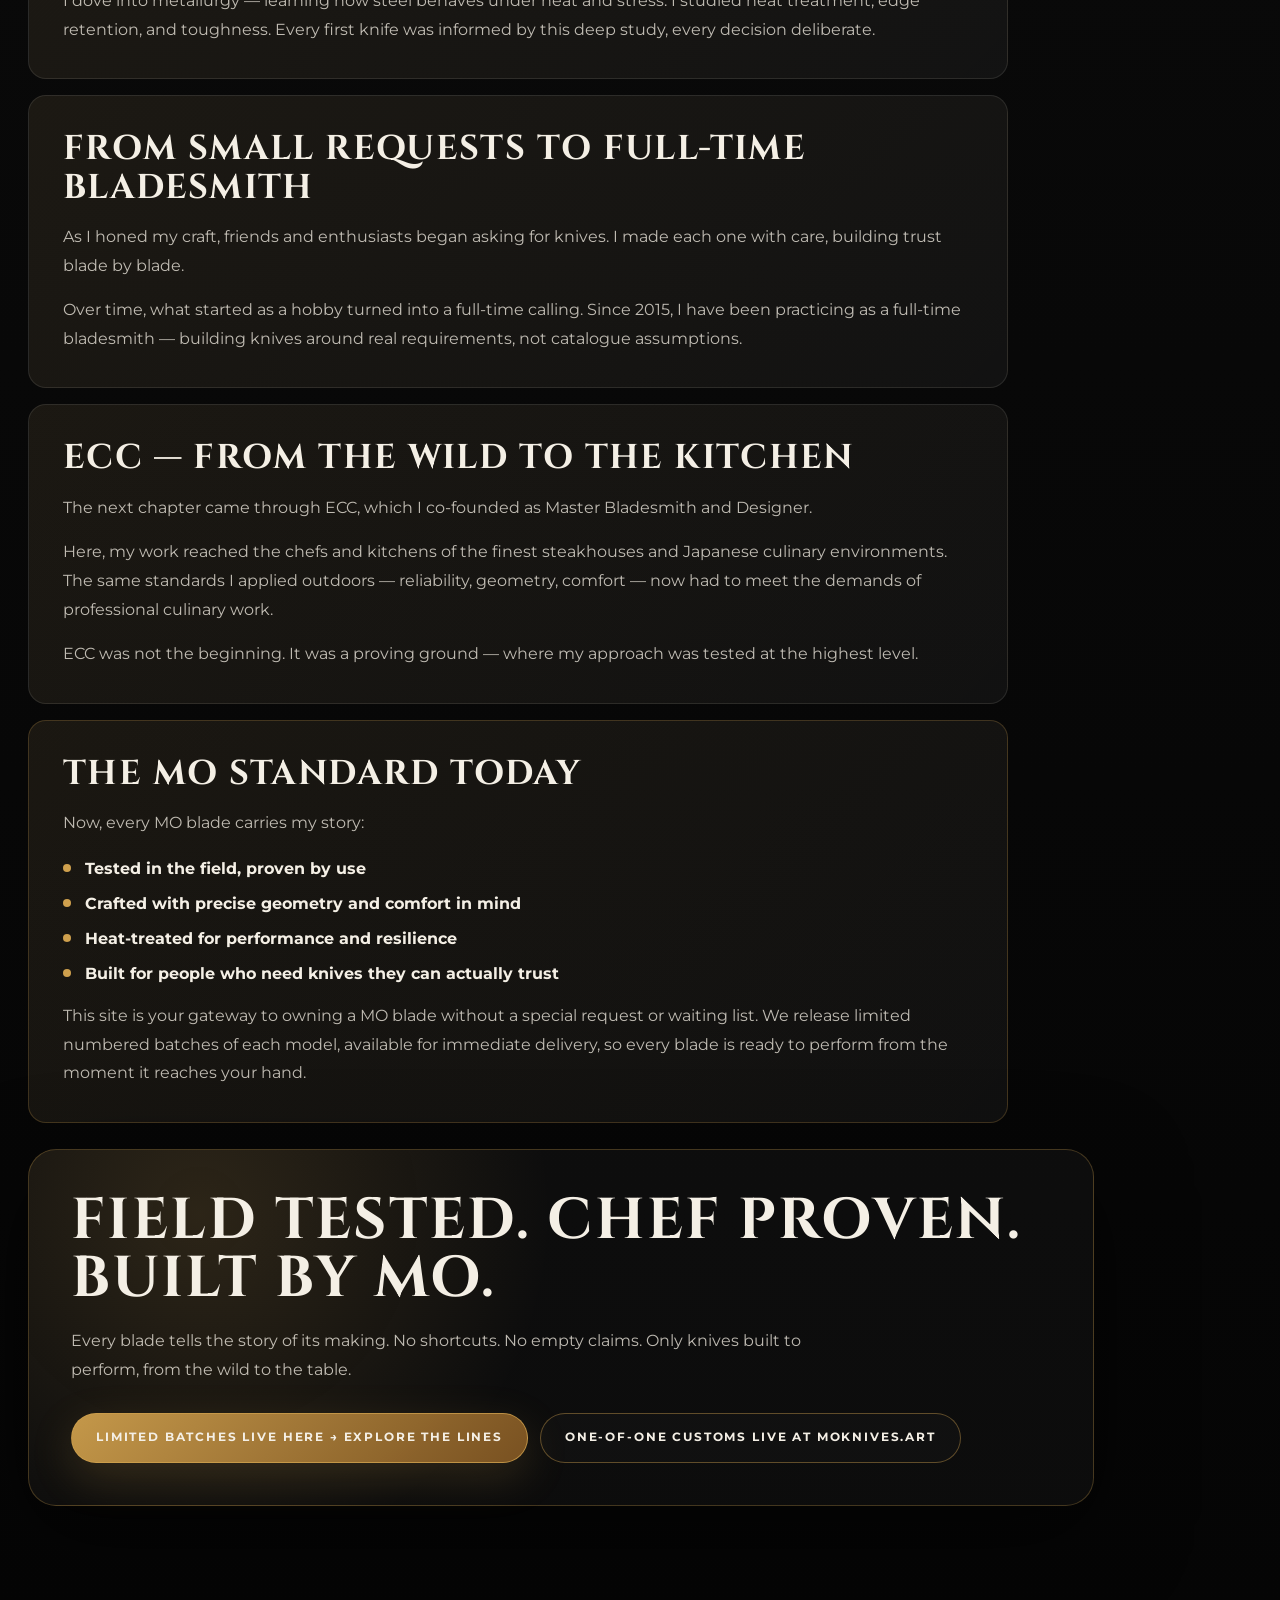
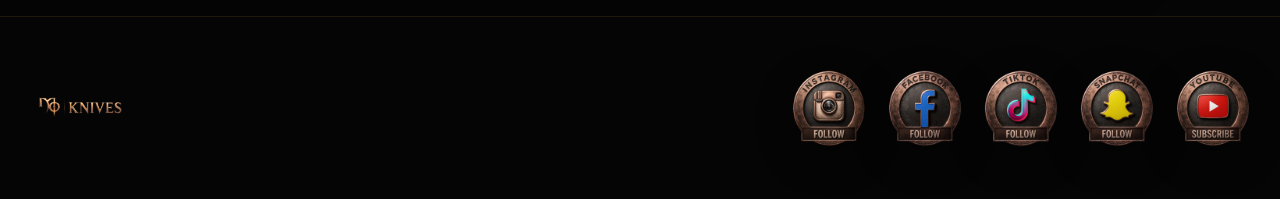
<file: why-mo.html>
<!doctype html>
<html lang="en" class="mo-static-preview">
<head>
	<meta charset="utf-8">
	<meta name="viewport" content="width=device-width, initial-scale=1">
	<title>Why MO</title>
	<meta name="robots" content="noindex,nofollow">

	<link rel="preconnect" href="https://fonts.googleapis.com">
	<link rel="preconnect" href="https://fonts.gstatic.com" crossorigin>
	<link href="https://fonts.googleapis.com/css2?family=Cinzel:wght@500;600;700&family=Montserrat:wght@400;500;600;700&display=swap" rel="stylesheet">

	<link rel="stylesheet" href="assets/css/mo-store.css">

	<style>
		body {
			margin: 0;
		}

		.mo-static-preview-note {
			position: fixed;
			right: 14px;
			bottom: 14px;
			z-index: 1400;
			max-width: 300px;
			padding: 12px 14px;
			border: 1px solid rgba(207, 160, 77, 0.35);
			border-radius: 16px;
			background: rgba(5, 5, 5, 0.82);
			color: #f4efe5;
			font: 600 11px/1.5 Montserrat, Arial, sans-serif;
			letter-spacing: 0.04em;
			backdrop-filter: blur(14px);
		}

		@media (max-width: 767px) {
			.mo-static-preview-note {
				left: 14px;
				max-width: none;
			}
		}
	</style>
</head>

<body class="mo-store-site mo-store-why-mo">
	<div class="mo-brand-marquee" aria-label="MO Knives crafting excellence since 2015 and limited July batches now in preparation">
		<div class="mo-brand-marquee__track" aria-hidden="true">
			<div class="mo-brand-marquee__group">
				<div class="mo-brand-marquee__item"><img class="mo-brand-marquee__logo" src="assets/img/logo-mo.svg" alt="" width="96" height="40"><span>CRAFTING EXCELLENCE | SINCE 2015</span><span>LIMITED JULY BATCHES — NOW IN PREPARATION</span></div>
				<div class="mo-brand-marquee__item"><img class="mo-brand-marquee__logo" src="assets/img/logo-mo.svg" alt="" width="96" height="40"><span>CRAFTING EXCELLENCE | SINCE 2015</span><span>LIMITED JULY BATCHES — NOW IN PREPARATION</span></div>
				<div class="mo-brand-marquee__item"><img class="mo-brand-marquee__logo" src="assets/img/logo-mo.svg" alt="" width="96" height="40"><span>CRAFTING EXCELLENCE | SINCE 2015</span><span>LIMITED JULY BATCHES — NOW IN PREPARATION</span></div>
				<div class="mo-brand-marquee__item"><img class="mo-brand-marquee__logo" src="assets/img/logo-mo.svg" alt="" width="96" height="40"><span>CRAFTING EXCELLENCE | SINCE 2015</span><span>LIMITED JULY BATCHES — NOW IN PREPARATION</span></div>
			</div>
			<div class="mo-brand-marquee__group">
				<div class="mo-brand-marquee__item"><img class="mo-brand-marquee__logo" src="assets/img/logo-mo.svg" alt="" width="96" height="40"><span>CRAFTING EXCELLENCE | SINCE 2015</span><span>LIMITED JULY BATCHES — NOW IN PREPARATION</span></div>
				<div class="mo-brand-marquee__item"><img class="mo-brand-marquee__logo" src="assets/img/logo-mo.svg" alt="" width="96" height="40"><span>CRAFTING EXCELLENCE | SINCE 2015</span><span>LIMITED JULY BATCHES — NOW IN PREPARATION</span></div>
				<div class="mo-brand-marquee__item"><img class="mo-brand-marquee__logo" src="assets/img/logo-mo.svg" alt="" width="96" height="40"><span>CRAFTING EXCELLENCE | SINCE 2015</span><span>LIMITED JULY BATCHES — NOW IN PREPARATION</span></div>
				<div class="mo-brand-marquee__item"><img class="mo-brand-marquee__logo" src="assets/img/logo-mo.svg" alt="" width="96" height="40"><span>CRAFTING EXCELLENCE | SINCE 2015</span><span>LIMITED JULY BATCHES — NOW IN PREPARATION</span></div>
			</div>
		</div>
	</div>

	<header class="mo-navbar" data-mo-navbar>
		<div class="mo-navbar__inner">
			<a class="mo-navbar__logo" href="preview.html#top" aria-label="MO Store homepage">
				<img src="assets/img/logo-mo.svg" alt="MO Store" width="96" height="40">
			</a>

			<nav class="mo-navbar__nav" aria-label="MO Store primary navigation">
				<a class="mo-navbar__link" href="preview.html#explore-lines">Lines</a>
				<a class="mo-navbar__link" href="why-mo.html">Why MO</a>
				<a class="mo-navbar__link" href="https://moknives.art/" target="_blank" rel="noopener">Custom Orders</a>
			</nav>

			<button
				class="mo-navbar__toggle"
				type="button"
				aria-label="Open MO Store menu"
				aria-expanded="false"
				aria-controls="mo-mobile-menu"
				data-mo-menu-toggle
			>
				<span class="mo-navbar__toggle-line"></span>
				<span class="mo-navbar__toggle-line"></span>
			</button>
		</div>

		<div class="mo-mobile-menu" id="mo-mobile-menu" data-mo-mobile-menu hidden>
			<div class="mo-mobile-menu__panel">
				<a class="mo-mobile-menu__link" href="preview.html#explore-lines"><span>01</span>Lines</a>
				<a class="mo-mobile-menu__link" href="why-mo.html"><span>02</span>Why MO</a>
				<a class="mo-mobile-menu__link" href="https://moknives.art/" target="_blank" rel="noopener"><span>03</span>Custom Orders</a>
			</div>
		</div>
	</header>

	<main id="top" class="mo-store-main mo-store-main--why-mo">
		<section class="mo-why-page" aria-labelledby="mo-why-page-title">
			<div class="mo-why-page__inner">
				<header class="mo-why-page__header mo-why-story-hero">
					<p class="mo-why__kicker">Why MO / Story</p>
					<h1 id="mo-why-page-title">
						<span>Why MO</span>
					</h1>
					<div class="mo-why-story-hero__copy">
						<p class="mo-why-story-hero__lead">It started with one simple truth: ordinary knives just couldn&rsquo;t keep up with what I needed.</p>
						<p>I was out in the wild &mdash; hunting, camping, by the sea, cooking over open fires &mdash; and the knives I had were frustrating. They dulled too quickly. Handles hurt my hands. Geometry didn&rsquo;t make sense for the task.</p>
						<p>I wanted knives I could actually rely on.</p>
					</div>
				</header>

				<div class="mo-why-video mo-why-page__video">
					<video src="assets/video/performance-proof.mp4" autoplay muted loop playsinline preload="metadata" aria-label="Performance proof process video"></video>
				</div>

				<div class="mo-why-story" aria-label="Why MO story chapters">
					<article class="mo-why-story-card">
						<h2>My Journey Begins</h2>
						<p>So I started sharpening. And then sharpening some more.</p>
						<p>From repeated use, I began understanding edges, angles, and the way a blade moves through material. Geometry came next &mdash; I adjusted grinds and profiles to match real tasks. Handles were redesigned for comfort, grip, and control.</p>
						<p>Every change came from experience, not theory.</p>
					</article>

					<article class="mo-why-story-card">
						<h2>Learning the Science</h2>
						<p>Before I could make my first proper knife, I realized I needed to understand why blades work.</p>
						<p>I dove into metallurgy &mdash; learning how steel behaves under heat and stress. I studied heat treatment, edge retention, and toughness. Every first knife was informed by this deep study, every decision deliberate.</p>
					</article>

					<article class="mo-why-story-card">
						<h2>From Small Requests to Full-Time Bladesmith</h2>
						<p>As I honed my craft, friends and enthusiasts began asking for knives. I made each one with care, building trust blade by blade.</p>
						<p>Over time, what started as a hobby turned into a full-time calling. Since 2015, I have been practicing as a full-time bladesmith &mdash; building knives around real requirements, not catalogue assumptions.</p>
					</article>

					<article class="mo-why-story-card">
						<h2>ECC &mdash; From the Wild to the Kitchen</h2>
						<p>The next chapter came through ECC, which I co-founded as Master Bladesmith and Designer.</p>
						<p>Here, my work reached the chefs and kitchens of the finest steakhouses and Japanese culinary environments. The same standards I applied outdoors &mdash; reliability, geometry, comfort &mdash; now had to meet the demands of professional culinary work.</p>
						<p>ECC was not the beginning. It was a proving ground &mdash; where my approach was tested at the highest level.</p>
					</article>

					<article class="mo-why-story-card mo-why-story-card--standard">
						<h2>The MO Standard Today</h2>
						<p>Now, every MO blade carries my story:</p>
						<ul>
							<li>Tested in the field, proven by use</li>
							<li>Crafted with precise geometry and comfort in mind</li>
							<li>Heat-treated for performance and resilience</li>
							<li>Built for people who need knives they can actually trust</li>
						</ul>
						<p>This site is your gateway to owning a MO blade without a special request or waiting list. We release limited numbered batches of each model, available for immediate delivery, so every blade is ready to perform from the moment it reaches your hand.</p>
					</article>
				</div>

				<section class="mo-why-story-cta" aria-label="Why MO next steps">
					<h2>Field Tested. Chef Proven. Built by Mo.</h2>
					<p>Every blade tells the story of its making. No shortcuts. No empty claims. Only knives built to perform, from the wild to the table.</p>
					<div class="mo-why-story-cta__links">
						<a class="mo-button mo-button--primary" href="preview.html#explore-lines">Limited batches live here &rarr; Explore the Lines</a>
						<a class="mo-button mo-button--ghost" href="https://moknives.art/" target="_blank" rel="noopener">One-of-one customs live at moknives.art</a>
					</div>
				</section>
			</div>
		</section>
	</main>

	<footer class="mo-footer">
		<div class="mo-footer__inner">
			<a class="mo-footer__logo" href="preview.html#top">
				<img src="assets/img/logo-mo.svg" alt="MO Store" width="104" height="44">
			</a>
			<div class="mo-footer__socials" aria-label="MO Store social links">
				<a class="mo-footer__social" href="#top" aria-label="Instagram"><img src="assets/img/social-instagram.png" alt="" width="78" height="78" loading="lazy" decoding="async"></a>
				<a class="mo-footer__social" href="#top" aria-label="Facebook"><img src="assets/img/social-facebook.png" alt="" width="78" height="78" loading="lazy" decoding="async"></a>
				<a class="mo-footer__social" href="#top" aria-label="TikTok"><img src="assets/img/social-tiktok.png" alt="" width="78" height="78" loading="lazy" decoding="async"></a>
				<a class="mo-footer__social" href="#top" aria-label="Snapchat"><img src="assets/img/social-snapchat.png" alt="" width="78" height="78" loading="lazy" decoding="async"></a>
				<a class="mo-footer__social" href="#top" aria-label="YouTube"><img src="assets/img/social-youtube.png" alt="" width="78" height="78" loading="lazy" decoding="async"></a>
			</div>
		</div>
	</footer>

	<div class="mo-static-preview-note">
		Static preview only - this mirrors the WordPress Why MO page.
	</div>

	<script src="assets/js/mo-store.js"></script>
</body>
</html>
</file>
<file: assets/css/mo-store.css>
:root {
	--mo-black: #050505;
	--mo-black-soft: #090909;
	--mo-graphite: #111111;
	--mo-charcoal: #171717;
	--mo-charcoal-light: #222222;
	--mo-bronze: #cfa04d;
	--mo-bronze-soft: rgba(207, 160, 77, 0.18);
	--mo-bronze-faint: rgba(207, 160, 77, 0.08);
	--mo-text: #f4efe5;
	--mo-text-soft: rgba(244, 239, 229, 0.76);
	--mo-text-muted: rgba(244, 239, 229, 0.56);
	--mo-border: rgba(244, 239, 229, 0.11);
	--mo-border-strong: rgba(207, 160, 77, 0.42);
	--mo-shadow: 0 28px 90px rgba(0, 0, 0, 0.55);
	--mo-heading-font: "Cinzel", Georgia, serif;
	--mo-body-font: "Montserrat", Arial, sans-serif;
	--mo-container: min(100% - 32px, 1240px);
	--mo-radius-sm: 10px;
	--mo-radius-md: 18px;
	--mo-radius-lg: 28px;
	--mo-brand-marquee-height: 38px;
	--mo-header-height: 76px;
	--mo-fixed-header-height: calc(var(--mo-brand-marquee-height) + var(--mo-header-height));
}

html {
	scroll-behavior: smooth;
	background: var(--mo-black);
}

body.mo-store-site {
	background:
		radial-gradient(circle at 50% 0%, rgba(207, 160, 77, 0.1), transparent 32rem),
		linear-gradient(180deg, #050505 0%, #080808 45%, #050505 100%);
	color: var(--mo-text);
	font-family: var(--mo-body-font);
	overflow-x: hidden;
}

body.mo-store-site,
body.mo-store-site p,
body.mo-store-site a,
body.mo-store-site button,
body.mo-store-site input,
body.mo-store-site textarea,
body.mo-store-site select {
	font-family: var(--mo-body-font);
}

body.mo-store-site h1,
body.mo-store-site h2,
body.mo-store-site h3,
body.mo-store-site h4,
body.mo-store-site h5,
body.mo-store-site h6 {
	color: var(--mo-text);
	font-family: var(--mo-heading-font);
	letter-spacing: 0.04em;
}

body.mo-store-site a {
	color: inherit;
	text-decoration: none;
}

body.mo-store-site img,
body.mo-store-site video {
	display: block;
	max-width: 100%;
}

.mo-store-main {
	position: relative;
	background: var(--mo-black);
	color: var(--mo-text);
	overflow: hidden;
}

.mo-store-main section {
	position: relative;
}

.mo-section-heading {
	width: var(--mo-container);
	margin: 0 auto 34px;
	text-align: center;
}

.mo-section-heading h2 {
	margin: 0;
	font-size: clamp(2rem, 8vw, 4.75rem);
	line-height: 0.95;
	text-transform: uppercase;
}

.mo-section-heading p {
	max-width: 660px;
	margin: 16px auto 0;
	color: var(--mo-text-soft);
	font-size: clamp(0.95rem, 2.5vw, 1.08rem);
	line-height: 1.8;
}

.mo-button,
.woocommerce a.button,
.woocommerce button.button,
.woocommerce input.button,
.woocommerce #respond input#submit {
	position: relative;
	display: inline-flex;
	align-items: center;
	justify-content: center;
	min-height: 48px;
	padding: 0 24px;
	border: 1px solid var(--mo-border-strong);
	border-radius: 999px;
	background: transparent;
	color: var(--mo-text);
	font-size: 0.72rem;
	font-weight: 700;
	letter-spacing: 0.16em;
	line-height: 1;
	text-transform: uppercase;
	cursor: pointer;
	transition:
		transform 220ms ease,
		border-color 220ms ease,
		background 220ms ease,
		color 220ms ease,
		box-shadow 220ms ease,
		opacity 220ms ease;
}

.mo-button--primary,
.woocommerce a.button,
.woocommerce button.button,
.woocommerce input.button,
.woocommerce #respond input#submit {
	background: linear-gradient(135deg, rgba(207, 160, 77, 0.94), rgba(128, 86, 35, 0.94));
	border-color: rgba(207, 160, 77, 0.78);
	color: #090909;
	box-shadow: 0 14px 44px rgba(207, 160, 77, 0.18);
}

.mo-button--ghost {
	background: rgba(255, 255, 255, 0.02);
	color: var(--mo-text);
}

.mo-button:hover,
.woocommerce a.button:hover,
.woocommerce button.button:hover,
.woocommerce input.button:hover,
.woocommerce #respond input#submit:hover {
	transform: translateY(-2px);
	border-color: var(--mo-bronze);
	box-shadow: 0 18px 58px rgba(207, 160, 77, 0.2);
}

.mo-button:disabled {
	opacity: 0.42;
	cursor: not-allowed;
	transform: none;
	box-shadow: none;
}

.mo-icon {
	display: inline-flex;
	align-items: center;
	justify-content: center;
	width: 1.25em;
	height: 1.25em;
	color: currentColor;
}

.mo-icon svg {
	width: 100%;
	height: 100%;
	fill: none;
	stroke: currentColor;
	stroke-width: 2;
	stroke-linecap: round;
	stroke-linejoin: round;
}

/* Brand marquee */
.mo-brand-marquee {
	position: fixed;
	top: 0;
	left: 0;
	z-index: 1000;
	box-sizing: border-box;
	width: 100%;
	height: var(--mo-brand-marquee-height);
	overflow: hidden;
	border-block: 1px solid rgba(207, 160, 77, 0.2);
	background:
		linear-gradient(90deg, rgba(207, 160, 77, 0.08), transparent 20%, transparent 80%, rgba(207, 160, 77, 0.08)),
		rgba(5, 5, 5, 0.96);
	color: var(--mo-bronze);
	box-shadow: 0 10px 34px rgba(0, 0, 0, 0.34);
	backdrop-filter: blur(16px);
}

.mo-brand-marquee__track {
	display: flex;
	width: max-content;
	height: 100%;
	animation: moBrandMarquee 60s linear infinite;
	will-change: transform;
}

.mo-brand-marquee__group {
	display: flex;
	flex: 0 0 auto;
	align-items: center;
	gap: clamp(42px, 7vw, 92px);
	padding-right: clamp(42px, 7vw, 92px);
}

.mo-brand-marquee__item {
	display: inline-flex;
	flex: 0 0 auto;
	align-items: center;
	gap: 18px;
	min-width: max-content;
	color: var(--mo-bronze);
	font-size: 0.72rem;
	font-weight: 900;
	letter-spacing: 0.18em;
	line-height: 1;
	text-transform: uppercase;
	white-space: nowrap;
}

.mo-brand-marquee__item span {
	display: block;
}

.mo-brand-marquee__item span + span {
	margin-left: clamp(22px, 4vw, 54px);
}

.mo-brand-marquee__logo {
	display: block;
	flex: 0 0 auto;
	width: 92px;
	height: auto;
	max-height: 22px;
	object-fit: contain;
	filter: brightness(1.16) saturate(1.06);
}

body.admin-bar .mo-brand-marquee {
	top: 32px;
}

/* Navbar */
.mo-navbar {
	position: fixed;
	top: var(--mo-brand-marquee-height);
	left: 0;
	z-index: 999;
	box-sizing: border-box;
	width: 100%;
	height: var(--mo-header-height);
	padding: 9px clamp(10px, 2vw, 22px);
	background:
		linear-gradient(180deg, rgba(5, 5, 5, 0.86), rgba(5, 5, 5, 0.34) 72%, transparent),
		linear-gradient(90deg, rgba(207, 160, 77, 0.06), transparent 25%, transparent 75%, rgba(207, 160, 77, 0.05));
	color: var(--mo-text);
	isolation: isolate;
	transition:
		background 260ms ease,
		backdrop-filter 260ms ease,
		border-color 260ms ease,
		box-shadow 260ms ease,
		padding 260ms ease;
}

.mo-navbar::before,
.mo-navbar::after {
	content: "";
	position: absolute;
	left: 0;
	right: 0;
	pointer-events: none;
}

.mo-navbar::before {
	inset: 0;
	z-index: -1;
	background:
		radial-gradient(circle at 50% 0%, rgba(207, 160, 77, 0.16), transparent 34rem),
		linear-gradient(180deg, rgba(0, 0, 0, 0.42), transparent 100%);
	opacity: 0.82;
}

.mo-navbar::after {
	bottom: 0;
	height: 1px;
	background: linear-gradient(90deg, transparent, rgba(207, 160, 77, 0.34), transparent);
	opacity: 0.62;
}

body.admin-bar .mo-navbar {
	top: calc(32px + var(--mo-brand-marquee-height));
}

body.admin-bar .mo-mobile-menu {
	inset: calc(32px + var(--mo-fixed-header-height)) 0 auto;
}

.mo-navbar.is-scrolled,
.mo-navbar.is-open {
	background:
		linear-gradient(180deg, rgba(5, 5, 5, 0.96), rgba(5, 5, 5, 0.8)),
		linear-gradient(90deg, rgba(207, 160, 77, 0.08), transparent 28%, transparent 72%, rgba(207, 160, 77, 0.08));
	backdrop-filter: blur(18px);
	box-shadow: 0 18px 54px rgba(0, 0, 0, 0.42);
}

.mo-navbar__inner {
	position: relative;
	display: flex;
	align-items: center;
	justify-content: space-between;
	width: var(--mo-container);
	min-height: calc(var(--mo-header-height) - 18px);
	margin: 0 auto;
	padding: 0 clamp(12px, 2vw, 22px);
	overflow: hidden;
	border: 1px solid rgba(207, 160, 77, 0.24);
	border-radius: 999px;
	background:
		linear-gradient(135deg, rgba(14, 14, 14, 0.8), rgba(5, 5, 5, 0.5)),
		radial-gradient(circle at 12% 50%, rgba(207, 160, 77, 0.13), transparent 16rem);
	box-shadow:
		inset 0 1px 0 rgba(255, 255, 255, 0.06),
		inset 0 -1px 0 rgba(207, 160, 77, 0.08),
		0 22px 58px rgba(0, 0, 0, 0.34);
	backdrop-filter: blur(18px) saturate(1.08);
	transition:
		border-color 240ms ease,
		background 240ms ease,
		box-shadow 240ms ease;
}

.mo-navbar__inner::before {
	content: "";
	position: absolute;
	inset: 0;
	background:
		linear-gradient(90deg, transparent, rgba(255, 225, 166, 0.08), transparent),
		linear-gradient(180deg, rgba(255, 255, 255, 0.05), transparent 48%);
	opacity: 0.78;
	pointer-events: none;
}

.mo-navbar.is-scrolled .mo-navbar__inner,
.mo-navbar.is-open .mo-navbar__inner {
	border-color: rgba(207, 160, 77, 0.36);
	background:
		linear-gradient(135deg, rgba(12, 12, 12, 0.96), rgba(5, 5, 5, 0.86)),
		radial-gradient(circle at 12% 50%, rgba(207, 160, 77, 0.16), transparent 16rem);
	box-shadow:
		inset 0 1px 0 rgba(255, 255, 255, 0.07),
		inset 0 -1px 0 rgba(207, 160, 77, 0.12),
		0 24px 70px rgba(0, 0, 0, 0.48);
}

.mo-navbar__logo {
	position: relative;
	display: inline-flex;
	align-items: center;
	justify-content: center;
	width: 86px;
	min-height: 44px;
	isolation: isolate;
}

.mo-navbar__logo::before {
	content: "";
	position: absolute;
	inset: -6px -14px;
	z-index: -1;
	border-radius: 999px;
	background: radial-gradient(circle at 50% 50%, rgba(207, 160, 77, 0.16), transparent 68%);
	opacity: 0.84;
}

.mo-navbar__logo img,
.mo-footer__logo img {
	width: 100%;
	height: auto;
	filter: brightness(1.2);
}

.mo-navbar__logo img {
	filter: brightness(1.18) drop-shadow(0 0 18px rgba(207, 160, 77, 0.18));
}

.mo-navbar__nav {
	display: none;
	align-items: center;
	gap: clamp(18px, 2.6vw, 36px);
	padding: 0 2px;
}

.mo-navbar__link {
	position: relative;
	display: inline-flex;
	align-items: center;
	min-height: 36px;
	color: rgba(244, 239, 229, 0.78);
	font-size: 0.68rem;
	font-weight: 700;
	letter-spacing: 0.2em;
	text-transform: uppercase;
	text-shadow: 0 1px 16px rgba(0, 0, 0, 0.7);
	transition:
		color 180ms ease,
		text-shadow 180ms ease;
}

.mo-navbar__link::after {
	content: "";
	position: absolute;
	left: 0;
	bottom: 2px;
	width: 100%;
	height: 1px;
	background: linear-gradient(90deg, transparent, var(--mo-bronze), transparent);
	transform: scaleX(0);
	transform-origin: right;
	transition:
		transform 220ms ease,
		opacity 220ms ease;
	opacity: 0.92;
}

.mo-navbar__link:hover {
	color: var(--mo-text);
	text-shadow: 0 0 18px rgba(207, 160, 77, 0.22);
}

.mo-navbar__link:hover::after {
	transform: scaleX(1);
	transform-origin: left;
}

.mo-navbar__toggle {
	position: relative;
	display: inline-flex;
	flex-direction: column;
	align-items: center;
	justify-content: center;
	gap: 7px;
	width: 44px;
	height: 44px;
	border: 1px solid rgba(207, 160, 77, 0.34);
	border-radius: 999px;
	background:
		radial-gradient(circle at 50% 0%, rgba(207, 160, 77, 0.18), transparent 70%),
		rgba(255, 255, 255, 0.025);
	color: var(--mo-text);
	cursor: pointer;
	box-shadow:
		inset 0 1px 0 rgba(255, 255, 255, 0.08),
		0 12px 32px rgba(0, 0, 0, 0.22);
	transition:
		border-color 180ms ease,
		transform 180ms ease,
		box-shadow 180ms ease;
}

.mo-navbar__toggle:hover {
	border-color: rgba(207, 160, 77, 0.58);
	box-shadow:
		inset 0 1px 0 rgba(255, 255, 255, 0.1),
		0 16px 38px rgba(0, 0, 0, 0.3),
		0 0 24px rgba(207, 160, 77, 0.12);
	transform: translateY(-1px);
}

.mo-navbar__toggle-line {
	display: block;
	width: 18px;
	height: 1px;
	background: currentColor;
	box-shadow: 0 0 12px rgba(207, 160, 77, 0.32);
	transition:
		transform 220ms ease,
		background 220ms ease;
}

.mo-navbar.is-open .mo-navbar__toggle-line:first-child {
	transform: translateY(4px) rotate(45deg);
}

.mo-navbar.is-open .mo-navbar__toggle-line:last-child {
	transform: translateY(-4px) rotate(-45deg);
}

.mo-mobile-menu {
	position: fixed;
	inset: var(--mo-fixed-header-height) 0 auto;
	padding: 0 16px 18px;
	z-index: 998;
}

.mo-mobile-menu[hidden] {
	display: none;
}

.mo-mobile-menu__panel {
	display: grid;
	gap: 4px;
	padding: 10px;
	border: 1px solid rgba(207, 160, 77, 0.28);
	border-radius: 8px;
	background:
		linear-gradient(135deg, rgba(12, 12, 12, 0.98), rgba(5, 5, 5, 0.94)),
		radial-gradient(circle at 18% 0%, rgba(207, 160, 77, 0.12), transparent 16rem);
	backdrop-filter: blur(22px) saturate(1.08);
	box-shadow:
		inset 0 1px 0 rgba(255, 255, 255, 0.06),
		0 26px 76px rgba(0, 0, 0, 0.62);
}

.mo-mobile-menu__link {
	display: flex;
	align-items: center;
	gap: 16px;
	padding: 18px 16px;
	border-radius: 8px;
	color: var(--mo-text);
	font-family: var(--mo-heading-font);
	font-size: 1.05rem;
	letter-spacing: 0.06em;
	text-transform: uppercase;
	transition:
		background 180ms ease,
		color 180ms ease;
}

.mo-mobile-menu__link:hover {
	background: rgba(207, 160, 77, 0.08);
	color: #fff7e6;
}

.mo-mobile-menu__link span {
	color: var(--mo-bronze);
	font-family: var(--mo-body-font);
	font-size: 0.72rem;
	font-weight: 700;
	letter-spacing: 0.18em;
}

/* Hero */
.mo-hero {
	position: relative;
	min-height: 100svh;
	display: grid;
	place-items: start center;
	isolation: isolate;
	overflow: clip;
	padding: calc(var(--mo-fixed-header-height) + 64px) clamp(14px, 3vw, 44px) 34px;
	background:
		radial-gradient(circle at 50% 18%, rgba(207, 160, 77, 0.08), transparent 32rem),
		#050505;
}

.mo-hero__card {
	position: relative;
	z-index: 1;
	display: grid;
	align-items: center;
	width: 100%;
	max-width: 1500px;
	min-height: clamp(580px, calc(100svh - var(--mo-fixed-header-height) - 128px), 820px);
	overflow: hidden;
	border: 1px solid rgba(207, 160, 77, 0.22);
	border-radius: 8px;
	background: #090909;
	box-shadow:
		0 34px 110px rgba(0, 0, 0, 0.66),
		inset 0 0 0 1px rgba(255, 226, 178, 0.03);
}

.mo-hero__card::before,
.mo-hero__card::after {
	content: "";
	position: absolute;
	inset: 0;
	z-index: 2;
	pointer-events: none;
}

.mo-hero__card::before {
	background-image:
		radial-gradient(circle at 22% 28%, rgba(255, 255, 255, 0.06) 0 1px, transparent 1px),
		radial-gradient(circle at 70% 82%, rgba(0, 0, 0, 0.18) 0 1px, transparent 1px);
	background-size: 3px 3px, 5px 5px;
	mix-blend-mode: overlay;
	opacity: 0.12;
}

.mo-hero__card::after {
	background:
		radial-gradient(circle at 78% 64%, rgba(255, 108, 20, 0.18), transparent 16rem),
		radial-gradient(circle at 84% 58%, rgba(255, 184, 88, 0.12), transparent 10rem),
		linear-gradient(180deg, rgba(0, 0, 0, 0.18), transparent 18%, transparent 72%, rgba(0, 0, 0, 0.5));
	mix-blend-mode: screen;
	opacity: 0.62;
}

.mo-hero__slideshow,
.mo-hero__slide,
.mo-hero__overlay {
	position: absolute;
	inset: 0;
}

.mo-hero__slideshow {
	z-index: 0;
	pointer-events: none;
}

.mo-hero__slideshow::before,
.mo-hero__slideshow::after {
	content: "";
	position: absolute;
	inset: 0;
	z-index: 2;
	pointer-events: none;
}

.mo-hero__slideshow::before {
	background:
		radial-gradient(circle at 75% 62%, rgba(214, 137, 60, 0.2), transparent 24rem),
		radial-gradient(circle at 18% 78%, rgba(207, 160, 77, 0.08), transparent 21rem);
	mix-blend-mode: screen;
	opacity: 0.58;
	animation: moHeroEmberBloom 13s ease-in-out infinite alternate;
}

.mo-hero__slideshow::after {
	background: linear-gradient(105deg, transparent 0%, transparent 42%, rgba(255, 232, 190, 0.1) 50%, transparent 58%, transparent 100%);
	mix-blend-mode: screen;
	opacity: 0;
	transform: translate3d(-42%, 0, 0) skewX(-10deg);
	animation: moHeroSheen 16s ease-in-out infinite;
}

.mo-hero__slide {
	opacity: 0;
	z-index: 0;
	transform: scale(1.012);
	transition:
		opacity 3400ms cubic-bezier(0.19, 1, 0.22, 1),
		transform 3400ms cubic-bezier(0.19, 1, 0.22, 1);
	overflow: hidden;
	will-change: opacity, transform;
}

.mo-hero__slide.is-active {
	opacity: 1;
	z-index: 1;
	transform: scale(1);
}

.mo-hero__slide img {
	width: 100%;
	height: 100%;
	object-fit: cover;
	object-position: var(--mo-hero-focus-desktop, center);
	filter: saturate(1.03) contrast(1.05) brightness(0.93);
	transform: scale(1.035);
	transform-origin: var(--mo-hero-origin, center);
	animation: var(--mo-hero-animation, moHeroLuxuryDrift) var(--mo-hero-duration, 30s) ease-in-out infinite alternate;
}

.mo-hero__slide--sharpening {
	--mo-hero-focus-desktop: 64% 58%;
	--mo-hero-focus-mobile: 68% 54%;
	--mo-hero-animation: moHeroLuxuryDriftAlt;
	--mo-hero-origin: 64% 58%;
	--mo-hero-duration: 31s;
}

.mo-hero__slide--grounding {
	--mo-hero-focus-desktop: right center;
	--mo-hero-focus-mobile: 52% 44%;
	--mo-hero-origin: 74% 50%;
	--mo-hero-animation: moHeroLuxuryRise;
	--mo-hero-duration: 31s;
}

.mo-hero__slide--forging {
	--mo-hero-focus-desktop: right center;
	--mo-hero-focus-mobile: 82% center;
	--mo-hero-origin: 72% 50%;
	--mo-hero-animation: moHeroLuxuryForge;
	--mo-hero-duration: 32s;
}

.mo-hero__slide--handle {
	--mo-hero-focus-desktop: right center;
	--mo-hero-focus-mobile: 47% 52%;
	--mo-hero-origin: 74% 52%;
	--mo-hero-animation: moHeroLuxuryDetail;
	--mo-hero-duration: 32s;
}

.mo-hero__slide--sparks {
	--mo-hero-focus-desktop: right center;
	--mo-hero-focus-mobile: 58% 50%;
	--mo-hero-origin: 78% 52%;
	--mo-hero-animation: moHeroLuxurySpark;
	--mo-hero-duration: 30s;
}

.mo-hero__overlay {
	z-index: 1;
	background:
		radial-gradient(circle at 77% 63%, rgba(255, 114, 28, 0.08), transparent 24rem),
		linear-gradient(90deg, rgba(0, 0, 0, 0.86) 0%, rgba(0, 0, 0, 0.72) 32%, rgba(0, 0, 0, 0.32) 54%, rgba(0, 0, 0, 0.08) 78%, rgba(0, 0, 0, 0.18) 100%),
		radial-gradient(circle at 44% 50%, rgba(0, 0, 0, 0.42), transparent 23rem),
		linear-gradient(180deg, rgba(0, 0, 0, 0.22), rgba(0, 0, 0, 0.08) 38%, rgba(0, 0, 0, 0.42));
}

.mo-hero__progress {
	position: absolute;
	left: max(20px, calc((100% - var(--mo-container)) / 2));
	bottom: clamp(24px, 6vh, 54px);
	z-index: 4;
	display: grid;
	grid-template-columns: repeat(5, minmax(26px, 1fr));
	gap: 10px;
	width: min(260px, calc(100% - 40px));
	height: 2px;
}

.mo-hero__progress-segment {
	position: relative;
	overflow: hidden;
	border-radius: 999px;
	background: rgba(244, 239, 229, 0.16);
}

.mo-hero__progress-segment::after {
	content: "";
	position: absolute;
	inset: 0;
	border-radius: inherit;
	background: linear-gradient(90deg, rgba(147, 104, 46, 0.88), rgba(255, 220, 160, 0.92));
	box-shadow: 0 0 14px rgba(207, 160, 77, 0.28);
	transform: scaleX(0);
	transform-origin: left;
}

.mo-hero__progress-segment.is-active::after {
	animation: moHeroProgress 9800ms linear forwards;
}

.mo-hero__counter {
	position: absolute;
	left: max(20px, calc((100% - var(--mo-container)) / 2 + 282px));
	bottom: calc(clamp(24px, 6vh, 54px) - 8px);
	z-index: 4;
	display: inline-flex;
	align-items: center;
	gap: 7px;
	color: rgba(244, 239, 229, 0.6);
	font-size: 0.64rem;
	font-weight: 800;
	letter-spacing: 0.2em;
	line-height: 1;
}

.mo-hero__counter [data-mo-hero-current] {
	color: rgba(207, 160, 77, 0.92);
}

.mo-hero__content {
	position: relative;
	z-index: 3;
	isolation: isolate;
	justify-self: center;
	width: min(calc(100% - clamp(40px, 9vw, 132px)), 1240px);
	padding: clamp(64px, 10vh, 112px) 0 clamp(92px, 12vh, 126px);
	text-align: left;
}

.mo-hero__content::before {
	content: "";
	position: absolute;
	inset: clamp(16px, 4vw, 46px) auto clamp(48px, 7vw, 86px) calc(clamp(30px, 6vw, 78px) * -1);
	z-index: -1;
	width: min(660px, 58vw);
	border-radius: 8px;
	background:
		radial-gradient(circle at 12% 46%, rgba(0, 0, 0, 0.88), transparent 22rem),
		linear-gradient(90deg, rgba(0, 0, 0, 0.88), rgba(0, 0, 0, 0.64) 56%, rgba(0, 0, 0, 0) 100%);
	pointer-events: none;
}

.mo-hero__content > * {
	animation: moHeroContentReveal 980ms cubic-bezier(0.19, 1, 0.22, 1) both;
}

.mo-hero__title {
	animation-delay: 90ms;
}

.mo-hero__subheadline {
	animation-delay: 180ms;
}

.mo-hero__lead {
	animation-delay: 270ms;
}

.mo-hero__button {
	animation-delay: 360ms;
}

.mo-hero__kicker,
.mo-line-card__eyebrow,
.mo-line-hero__eyebrow,
.mo-line-media__kicker,
.mo-line-story__kicker,
.mo-interest__kicker,
.mo-gear-hero__kicker,
.mo-single-product__kicker,
.mo-single-product__details-kicker,
.mo-gear-card-kicker {
	margin: 0;
	color: var(--mo-bronze);
	font-size: 0.72rem;
	font-weight: 800;
	letter-spacing: 0.2em;
	text-transform: uppercase;
}

.mo-hero__kicker {
	display: inline-flex;
	align-items: center;
	gap: 12px;
	color: rgba(229, 181, 96, 0.98);
	font-size: clamp(0.76rem, 1.2vw, 0.84rem);
	letter-spacing: 0.24em;
	line-height: 1;
	text-shadow:
		0 0 18px rgba(207, 160, 77, 0.28),
		0 8px 24px rgba(0, 0, 0, 0.72);
}

.mo-hero__kicker::after {
	content: "";
	width: clamp(34px, 4vw, 54px);
	height: 1px;
	background: linear-gradient(90deg, rgba(207, 160, 77, 0.9), rgba(207, 160, 77, 0));
	box-shadow: 0 0 18px rgba(207, 160, 77, 0.24);
}

.mo-hero__title {
	max-width: 620px;
	margin: 16px 0 0;
	font-size: clamp(2.25rem, 6.8vw, 4.95rem);
	line-height: 0.96;
	text-transform: uppercase;
	text-shadow: 0 18px 46px rgba(0, 0, 0, 0.58);
}

.mo-hero__title span {
	display: block;
}

.mo-hero__title-accent {
	color: var(--mo-bronze);
}

.mo-hero__title-muted {
	color: rgba(244, 239, 229, 0.72);
}

.mo-hero__subheadline {
	max-width: 560px;
	margin: 24px 0 0;
	color: var(--mo-text);
	font-size: clamp(1rem, 2.2vw, 1.14rem);
	font-weight: 700;
	line-height: 1.68;
	text-shadow: 0 10px 28px rgba(0, 0, 0, 0.56);
}

.mo-hero__lead {
	max-width: 520px;
	margin: 16px 0 0;
	color: var(--mo-text-soft);
	font-size: clamp(0.94rem, 1.9vw, 1rem);
	line-height: 1.82;
	text-shadow: 0 8px 24px rgba(0, 0, 0, 0.52);
}

.mo-hero__button {
	margin-top: 32px;
	min-height: 46px;
	padding: 0 24px;
	border-color: rgba(207, 160, 77, 0.72);
	background:
		linear-gradient(135deg, rgba(188, 139, 62, 0.9), rgba(110, 74, 33, 0.92)),
		linear-gradient(180deg, rgba(255, 238, 196, 0.28), transparent 48%);
	box-shadow:
		0 14px 36px rgba(0, 0, 0, 0.36),
		0 0 34px rgba(207, 160, 77, 0.14);
	font-size: 0.72rem;
	letter-spacing: 0.14em;
}

.mo-hero__button:hover {
	box-shadow:
		0 18px 44px rgba(0, 0, 0, 0.42),
		0 0 42px rgba(207, 160, 77, 0.22);
}

/* Standard bar */
.mo-standard-bar {
	width: 100%;
	border-block: 1px solid rgba(207, 160, 77, 0.16);
	background:
		linear-gradient(90deg, rgba(207, 160, 77, 0.06), transparent 16%, transparent 84%, rgba(207, 160, 77, 0.06)),
		#070707;
	overflow: hidden;
}

.mo-standard-bar__track {
	display: flex;
	width: max-content;
	animation: moMarquee 42s linear infinite;
}

.mo-standard-bar__item {
	display: inline-flex;
	align-items: center;
	gap: 16px;
	min-width: max-content;
	padding: 22px 42px;
	color: var(--mo-text);
	font-size: 0.78rem;
	font-weight: 800;
	letter-spacing: 0.18em;
	text-transform: uppercase;
}

.mo-standard-bar__image {
	width: 104px;
	height: 72px;
	border: 1px solid rgba(207, 160, 77, 0.28);
	border-radius: 12px;
	object-fit: cover;
	box-shadow: 0 14px 34px rgba(0, 0, 0, 0.34);
}

.mo-standard-bar__icon {
	color: var(--mo-bronze);
}

/* Explore lines */
.mo-lines {
	--mo-line-card-width: min(76vw, 380px);

	scroll-margin-top: calc(var(--mo-fixed-header-height) + 120px);
	padding: 92px 0;
	background:
		radial-gradient(circle at 12% 10%, rgba(207, 160, 77, 0.08), transparent 28rem),
		linear-gradient(180deg, #050505, #090909 50%, #050505);
}

.mo-lines__heading {
	position: relative;
	z-index: 1;
	margin-bottom: clamp(38px, 5vw, 58px);
	padding-bottom: 22px;
}

.mo-lines__heading::before {
	content: "";
	position: absolute;
	left: 50%;
	top: 8%;
	z-index: -1;
	width: min(720px, 88vw);
	height: 160px;
	background: radial-gradient(ellipse at center, rgba(207, 160, 77, 0.12), transparent 68%);
	transform: translateX(-50%);
	pointer-events: none;
}

.mo-lines__heading::after {
	content: "";
	position: absolute;
	left: 50%;
	bottom: 0;
	width: min(240px, 46vw);
	height: 1px;
	background: linear-gradient(90deg, transparent, rgba(207, 160, 77, 0.82), transparent);
	transform: translateX(-50%);
	box-shadow: 0 0 22px rgba(207, 160, 77, 0.22);
}

.mo-lines__heading h2 {
	color: transparent;
	background:
		linear-gradient(180deg, #fff7e6 0%, #f2d8a2 42%, #b98031 100%);
	background-clip: text;
	-webkit-background-clip: text;
	-webkit-text-fill-color: transparent;
	font-size: clamp(2.45rem, 7vw, 5.45rem);
	letter-spacing: 0.08em;
	text-shadow:
		0 12px 34px rgba(0, 0, 0, 0.72),
		0 0 34px rgba(207, 160, 77, 0.14);
}

.mo-lines__heading p {
	max-width: 720px;
	margin-top: 18px;
	color: rgba(244, 231, 202, 0.82);
	font-size: clamp(1rem, 2vw, 1.16rem);
	font-weight: 500;
	letter-spacing: 0.04em;
	text-shadow: 0 10px 28px rgba(0, 0, 0, 0.56);
}

.mo-lines__slider {
	position: relative;
	width: min(100%, 1040px);
	margin: 0 auto;
	overflow: hidden;
}

.mo-lines__track {
	box-sizing: border-box;
	display: flex;
	gap: 18px;
	width: 100%;
	padding: 0 calc((100% - var(--mo-line-card-width)) / 2);
	overflow-x: auto;
	scroll-snap-type: x mandatory;
	scroll-padding-inline: calc((100% - var(--mo-line-card-width)) / 2);
	scrollbar-width: none;
	cursor: grab;
}

.mo-lines__track::-webkit-scrollbar {
	display: none;
}

.mo-lines__track.is-dragging {
	cursor: grabbing;
}

.mo-line-card {
	position: relative;
	flex: 0 0 var(--mo-line-card-width);
	min-height: 560px;
	border: 1px solid var(--mo-border);
	border-radius: var(--mo-radius-lg);
	background: var(--mo-charcoal);
	overflow: hidden;
	scroll-snap-align: center;
	scroll-snap-stop: always;
	box-shadow: var(--mo-shadow);
	isolation: isolate;
	color: var(--mo-text);
	text-decoration: none;
}

.mo-line-card:focus-visible {
	outline: 2px solid var(--mo-bronze);
	outline-offset: 6px;
}

.mo-line-card__image,
.mo-line-card__overlay {
	position: absolute;
	inset: 0;
}

.mo-line-card__image {
	width: 100%;
	height: 100%;
	object-fit: cover;
	transition: transform 700ms ease, opacity 300ms ease;
}

.mo-line-card__image img {
	width: 100%;
	height: 100%;
	object-fit: cover;
}

.mo-line-card__image--gear {
	background:
		radial-gradient(circle at 50% 42%, rgba(207, 160, 77, 0.24), transparent 17rem),
		linear-gradient(135deg, #060606 0%, #1d1a15 48%, #080808 100%);
}

.mo-line-card__overlay {
	z-index: 1;
	background:
		linear-gradient(180deg, rgba(5, 5, 5, 0.05), rgba(5, 5, 5, 0.92)),
		radial-gradient(circle at 50% 70%, rgba(207, 160, 77, 0.08), transparent 28rem);
}

.mo-line-card__content {
	position: absolute;
	z-index: 2;
	left: 0;
	right: 0;
	bottom: 0;
	padding: 28px;
}

.mo-line-card h3 {
	margin: 10px 0 0;
	font-size: clamp(2rem, 10vw, 3.75rem);
	line-height: 0.9;
	text-transform: uppercase;
}

.mo-line-card__description {
	margin: 16px 0 0;
	color: var(--mo-text-soft);
	font-size: 0.95rem;
	line-height: 1.7;
}

.mo-line-card__status {
	margin: 18px 0 0;
	color: var(--mo-text);
	font-size: 0.7rem;
	font-weight: 800;
	letter-spacing: 0.16em;
	text-transform: uppercase;
}

.mo-line-card__link {
	display: inline-flex;
	margin-top: 22px;
	color: var(--mo-bronze);
	font-size: 0.72rem;
	font-weight: 800;
	letter-spacing: 0.16em;
	text-transform: uppercase;
}

.mo-line-card:hover .mo-line-card__image {
	transform: scale(1.06);
}

.mo-lines__desktop-controls {
	display: none;
}

.mo-lines__arrow {
	width: 48px;
	height: 48px;
	border: 1px solid rgba(207, 160, 77, 0.34);
	border-radius: 999px;
	background: rgba(7, 7, 7, 0.72);
	color: var(--mo-text);
	backdrop-filter: blur(14px);
	cursor: pointer;
	transition: border-color 220ms ease, color 220ms ease, transform 220ms ease;
}

.mo-lines__arrow:hover {
	color: var(--mo-bronze);
	border-color: var(--mo-bronze);
	transform: translateY(-2px);
}

.mo-slider-progress {
	width: min(100% - 48px, 720px);
	height: 1px;
	margin: 28px auto 0;
	background: rgba(244, 239, 229, 0.12);
	overflow: hidden;
}

.mo-slider-progress span {
	display: block;
	width: 33.333%;
	height: 100%;
	background: var(--mo-bronze);
	transform-origin: left center;
	transition: transform 180ms linear, width 180ms linear;
}

/* Why MO */
.mo-why {
	padding: 88px 0 96px;
	background:
		radial-gradient(circle at 82% 18%, rgba(207, 160, 77, 0.09), transparent 26rem),
		linear-gradient(180deg, #050505, #090909 52%, #050505);
}

.mo-why__inner {
	display: grid;
	gap: 34px;
	width: var(--mo-container);
	margin: 0 auto;
}

.mo-why__intro {
	max-width: 920px;
}

.mo-why__kicker {
	margin: 0;
	color: var(--mo-bronze);
	font-size: 0.72rem;
	font-weight: 800;
	letter-spacing: 0.2em;
	text-transform: uppercase;
}

.mo-why h2 {
	max-width: 760px;
	margin: 16px 0 0;
	font-size: clamp(2.2rem, 10vw, 5.4rem);
	line-height: 0.95;
	text-transform: uppercase;
}

.mo-why h2 span {
	display: block;
}

.mo-why__title-accent {
	color: var(--mo-bronze);
}

.mo-why__intro > p {
	max-width: 720px;
	margin: 18px 0 0;
	color: var(--mo-text-soft);
	font-size: clamp(0.98rem, 2.6vw, 1.12rem);
	line-height: 1.85;
}

.mo-why-trust {
	display: grid;
	grid-template-columns: 104px minmax(0, 1fr);
	align-items: center;
	gap: 18px;
	max-width: 760px;
	margin-top: 28px;
	padding: 18px 20px;
	border: 1px solid rgba(207, 160, 77, 0.34);
	border-radius: 18px;
	background:
		linear-gradient(135deg, rgba(207, 160, 77, 0.12), rgba(255, 255, 255, 0.02)),
		rgba(255, 255, 255, 0.025);
	box-shadow: inset 0 0 0 1px rgba(207, 160, 77, 0.08);
	text-decoration: none;
	transition:
		border-color 180ms ease,
		background 180ms ease,
		transform 180ms ease;
}

a.mo-why-trust:hover,
a.mo-why-trust:focus-visible {
	border-color: rgba(207, 160, 77, 0.72);
	background:
		linear-gradient(135deg, rgba(207, 160, 77, 0.2), rgba(255, 255, 255, 0.04)),
		rgba(255, 255, 255, 0.035);
	transform: translateY(-2px);
}

a.mo-why-trust:focus-visible {
	outline: 2px solid var(--mo-bronze);
	outline-offset: 4px;
}

.mo-why-trust__badge {
	display: block;
	width: 100%;
	max-width: 104px;
	aspect-ratio: 1;
	object-fit: contain;
	filter: drop-shadow(0 18px 26px rgba(0, 0, 0, 0.42));
}

.mo-why-trust__copy {
	min-width: 0;
}

.mo-why-trust__copy span {
	display: inline-flex;
	color: var(--mo-bronze);
	font-size: 0.7rem;
	font-weight: 900;
	letter-spacing: 0.2em;
	text-transform: uppercase;
}

.mo-why-trust__copy p {
	margin: 10px 0 0;
	color: var(--mo-text);
	font-size: clamp(1rem, 2.5vw, 1.18rem);
	font-weight: 700;
	line-height: 1.65;
}

.mo-why-trust__copy small {
	display: block;
	margin-top: 10px;
	color: var(--mo-text-muted);
	font-size: 0.72rem;
	font-weight: 800;
	letter-spacing: 0.14em;
	text-transform: uppercase;
}

.mo-why-video {
	position: relative;
	max-width: 920px;
	margin-top: 28px;
	border: 1px solid rgba(207, 160, 77, 0.22);
	border-radius: var(--mo-radius-lg);
	background: #050505;
	overflow: hidden;
	box-shadow: var(--mo-shadow);
	aspect-ratio: 16 / 9;
}

.mo-why-video::after {
	content: "";
	position: absolute;
	inset: 0;
	pointer-events: none;
	background:
		linear-gradient(180deg, rgba(5, 5, 5, 0.04), rgba(5, 5, 5, 0.18)),
		radial-gradient(circle at 50% 50%, transparent 50%, rgba(5, 5, 5, 0.34));
}

.mo-why-video video {
	width: 100%;
	height: 100%;
	object-fit: cover;
}

.mo-why__proof {
	display: grid;
	gap: 14px;
}

.mo-why-card {
	padding: 22px;
	border: 1px solid rgba(244, 239, 229, 0.1);
	border-radius: 18px;
	background: rgba(255, 255, 255, 0.025);
}

.mo-why-card__number {
	display: inline-flex;
	color: var(--mo-bronze);
	font-size: 0.7rem;
	font-weight: 800;
	letter-spacing: 0.18em;
}

.mo-why-card h3 {
	margin: 12px 0 0;
	font-size: 1.05rem;
	line-height: 1.25;
	text-transform: uppercase;
}

.mo-why-card p {
	margin: 12px 0 0;
	color: var(--mo-text-soft);
	font-size: 0.94rem;
	line-height: 1.75;
}

/* Why MO page */
.mo-why-page {
	padding: calc(var(--mo-fixed-header-height) + 64px) 0 110px;
	background:
		radial-gradient(circle at 78% 16%, rgba(207, 160, 77, 0.1), transparent 28rem),
		linear-gradient(180deg, #050505, #090909 48%, #050505);
}

.mo-why-page__inner {
	display: grid;
	gap: 26px;
	width: var(--mo-container);
	margin: 0 auto;
}

.mo-why-page__header {
	max-width: 920px;
}

.mo-why-page h1 {
	max-width: 760px;
	margin: 16px 0 0;
	font-size: clamp(2.35rem, 10vw, 5.8rem);
	line-height: 0.95;
	text-transform: uppercase;
}

.mo-why-page h1 span {
	display: block;
}

.mo-why-page__video {
	margin-top: 0;
}

.mo-why-page__proof {
	margin-top: 0;
}

.mo-why-story-hero__copy {
	display: grid;
	gap: 16px;
	max-width: 860px;
	margin-top: 24px;
}

.mo-why-story-hero__copy p {
	margin: 0;
	color: var(--mo-text-soft);
	font-size: clamp(1rem, 2.5vw, 1.12rem);
	line-height: 1.85;
}

.mo-why-story-hero__copy .mo-why-story-hero__lead {
	color: var(--mo-text);
	font-size: clamp(1.18rem, 3vw, 1.44rem);
	font-weight: 800;
	line-height: 1.55;
}

.mo-why-story {
	display: grid;
	gap: 16px;
	max-width: 980px;
}

.mo-why-story-card {
	padding: clamp(22px, 4vw, 34px);
	border: 1px solid rgba(244, 239, 229, 0.1);
	border-radius: 18px;
	background:
		linear-gradient(135deg, rgba(207, 160, 77, 0.07), rgba(255, 255, 255, 0.018)),
		rgba(255, 255, 255, 0.024);
}

.mo-why-story-card h2 {
	margin: 0;
	color: var(--mo-text);
	font-size: clamp(1.35rem, 4vw, 2.15rem);
	line-height: 1.12;
	text-transform: uppercase;
}

.mo-why-story-card p {
	margin: 16px 0 0;
	color: var(--mo-text-soft);
	font-size: 0.98rem;
	line-height: 1.82;
}

.mo-why-story-card ul {
	display: grid;
	gap: 10px;
	margin: 18px 0 0;
	padding: 0;
	list-style: none;
}

.mo-why-story-card li {
	position: relative;
	padding-left: 22px;
	color: var(--mo-text);
	font-size: 0.98rem;
	font-weight: 700;
	line-height: 1.6;
}

.mo-why-story-card li::before {
	content: "";
	position: absolute;
	top: 0.78em;
	left: 0;
	width: 8px;
	height: 8px;
	border-radius: 999px;
	background: var(--mo-bronze);
	transform: translateY(-50%);
}

.mo-why-story-card--standard {
	border-color: rgba(207, 160, 77, 0.24);
}

.mo-why-story-cta {
	max-width: 980px;
	padding: clamp(24px, 5vw, 42px);
	border: 1px solid rgba(207, 160, 77, 0.28);
	border-radius: var(--mo-radius-lg);
	background:
		radial-gradient(circle at 16% 18%, rgba(207, 160, 77, 0.16), transparent 22rem),
		rgba(255, 255, 255, 0.03);
	box-shadow: var(--mo-shadow);
}

.mo-why-story-cta h2 {
	margin: 0;
	font-size: clamp(1.7rem, 5vw, 3.6rem);
	line-height: 1.02;
	text-transform: uppercase;
}

.mo-why-story-cta p {
	max-width: 760px;
	margin: 18px 0 0;
	color: var(--mo-text-soft);
	font-size: 1rem;
	line-height: 1.8;
}

.mo-why-story-cta__links {
	display: flex;
	flex-wrap: wrap;
	gap: 12px;
	margin-top: 28px;
}

/* Shape next batch */
.mo-batch {
	scroll-margin-top: calc(var(--mo-fixed-header-height) + 120px);
	overflow: hidden;
	padding: clamp(86px, 10vw, 124px) 0 clamp(96px, 11vw, 140px);
	background:
		radial-gradient(circle at 50% 18%, rgba(207, 160, 77, 0.12), transparent 34rem),
		radial-gradient(circle at 12% 80%, rgba(92, 55, 22, 0.28), transparent 28rem),
		linear-gradient(180deg, rgba(207, 160, 77, 0.035), transparent 28%),
		#050505;
}

.mo-batch::before,
.mo-batch::after {
	content: "";
	position: absolute;
	left: 50%;
	pointer-events: none;
	transform: translateX(-50%);
}

.mo-batch::before {
	top: 0;
	width: min(860px, 92vw);
	height: 1px;
	background: linear-gradient(90deg, transparent, rgba(207, 160, 77, 0.36), transparent);
}

.mo-batch::after {
	top: 18%;
	width: min(1020px, 94vw);
	height: 520px;
	border: 1px solid rgba(207, 160, 77, 0.08);
	border-radius: 8px;
	background:
		linear-gradient(135deg, rgba(255, 255, 255, 0.025), transparent 42%),
		linear-gradient(180deg, rgba(13, 13, 13, 0.34), transparent);
	opacity: 0.58;
}

.mo-batch__inner {
	position: relative;
	z-index: 1;
	width: var(--mo-container);
	margin: 0 auto;
}

.mo-batch__heading {
	position: relative;
	z-index: 1;
	margin-bottom: clamp(36px, 5vw, 56px);
	padding-bottom: 22px;
}

.mo-batch__heading::before {
	content: "";
	position: absolute;
	left: 50%;
	top: 6%;
	z-index: -1;
	width: min(760px, 90vw);
	height: 170px;
	background: radial-gradient(ellipse at center, rgba(207, 160, 77, 0.13), transparent 70%);
	transform: translateX(-50%);
	pointer-events: none;
}

.mo-batch__heading::after {
	content: "";
	position: absolute;
	left: 50%;
	bottom: 0;
	width: min(260px, 48vw);
	height: 1px;
	background: linear-gradient(90deg, transparent, rgba(207, 160, 77, 0.86), transparent);
	transform: translateX(-50%);
	box-shadow: 0 0 24px rgba(207, 160, 77, 0.24);
}

.mo-batch__heading h2 {
	color: transparent;
	background:
		linear-gradient(180deg, #fff8ea 0%, #e7c582 46%, #a96f27 100%);
	background-clip: text;
	-webkit-background-clip: text;
	-webkit-text-fill-color: transparent;
	font-size: clamp(2.3rem, 6.5vw, 5.1rem);
	letter-spacing: 0.08em;
	text-shadow:
		0 12px 34px rgba(0, 0, 0, 0.74),
		0 0 34px rgba(207, 160, 77, 0.14);
}

.mo-batch__heading p,
.mo-batch__subtitle,
.mo-batch__model {
	max-width: 780px;
	margin-top: 18px;
	color: rgba(244, 231, 202, 0.82);
	font-size: clamp(1rem, 2vw, 1.16rem);
	font-weight: 500;
	letter-spacing: 0.04em;
	text-shadow: 0 10px 28px rgba(0, 0, 0, 0.58);
}

.mo-batch__subtitle {
	max-width: 700px;
	color: rgba(255, 246, 225, 0.9);
	font-size: clamp(1.04rem, 2.2vw, 1.24rem);
	font-weight: 650;
}

.mo-batch__model {
	max-width: 820px;
	color: rgba(244, 231, 202, 0.66);
	font-size: clamp(0.86rem, 1.6vw, 0.98rem);
	font-weight: 500;
	letter-spacing: 0.06em;
	line-height: 1.9;
}

.mo-batch__form {
	position: relative;
	max-width: 1160px;
	margin: 0 auto;
	padding: 0;
}

.mo-batch__intro {
	display: grid;
	gap: 12px;
	max-width: 760px;
	margin: 0 auto;
	text-align: center;
}

.mo-batch__question {
	margin: 0;
	color: rgba(255, 248, 234, 0.94);
	font-family: var(--mo-heading-font);
	font-size: clamp(1.18rem, 2.4vw, 1.6rem);
	font-weight: 650;
	letter-spacing: 0.04em;
	line-height: 1.45;
	text-shadow: 0 12px 30px rgba(0, 0, 0, 0.62);
}

.mo-batch__choose {
	display: inline-flex;
	align-items: center;
	justify-content: center;
	justify-self: center;
	min-height: 30px;
	margin: 0;
	padding: 0 14px;
	border: 1px solid rgba(207, 160, 77, 0.24);
	border-radius: 999px;
	background: rgba(207, 160, 77, 0.06);
	color: rgba(207, 160, 77, 0.92);
	font-size: 0.68rem;
	font-weight: 800;
	letter-spacing: 0.16em;
	text-transform: uppercase;
}

.mo-batch__options {
	display: grid;
	grid-template-columns: 1fr;
	gap: 18px;
	margin-top: clamp(28px, 4vw, 42px);
}

.mo-batch-option {
	position: relative;
	display: grid;
	align-content: start;
	gap: 14px;
	width: 100%;
	min-height: 236px;
	padding: 24px;
	overflow: hidden;
	border: 1px solid rgba(244, 239, 229, 0.11);
	border-radius: 8px;
	background:
		radial-gradient(circle at 82% 0%, rgba(207, 160, 77, 0.09), transparent 15rem),
		linear-gradient(145deg, rgba(26, 26, 26, 0.96), rgba(8, 8, 8, 0.96));
	color: var(--mo-text);
	text-align: left;
	cursor: pointer;
	isolation: isolate;
	box-shadow:
		inset 0 1px 0 rgba(255, 255, 255, 0.045),
		0 20px 48px rgba(0, 0, 0, 0.34);
	transition:
		border-color 220ms ease,
		background 220ms ease,
		box-shadow 220ms ease,
		transform 220ms ease;
}

.mo-batch-option::before {
	content: "";
	position: absolute;
	inset: 0;
	z-index: -1;
	background:
		linear-gradient(135deg, rgba(255, 255, 255, 0.04), transparent 38%),
		linear-gradient(180deg, transparent, rgba(207, 160, 77, 0.035));
	opacity: 0.68;
	transition: opacity 220ms ease;
}

.mo-batch-option::after {
	content: "";
	position: absolute;
	left: 24px;
	right: 24px;
	bottom: 20px;
	height: 1px;
	background: linear-gradient(90deg, rgba(207, 160, 77, 0.54), transparent);
	opacity: 0.3;
	transition: opacity 220ms ease;
}

.mo-batch-option:hover,
.mo-batch-option.is-selected,
.mo-batch-option[aria-selected="true"] {
	border-color: rgba(207, 160, 77, 0.78);
	background:
		radial-gradient(circle at 82% 0%, rgba(207, 160, 77, 0.17), transparent 16rem),
		linear-gradient(145deg, rgba(30, 26, 18, 0.98), rgba(8, 8, 8, 0.98));
	box-shadow:
		inset 0 0 0 1px rgba(207, 160, 77, 0.18),
		inset 0 1px 0 rgba(255, 255, 255, 0.06),
		0 22px 58px rgba(0, 0, 0, 0.44),
		0 0 34px rgba(207, 160, 77, 0.14);
}

.mo-batch-option:hover {
	transform: translateY(-2px);
}

.mo-batch-option.is-selected,
.mo-batch-option[aria-selected="true"] {
	transform: translateY(-1px);
}

.mo-batch-option:hover::before,
.mo-batch-option.is-selected::before,
.mo-batch-option[aria-selected="true"]::before,
.mo-batch-option:hover::after,
.mo-batch-option.is-selected::after,
.mo-batch-option[aria-selected="true"]::after {
	opacity: 1;
}

.mo-batch-option__icon {
	display: inline-flex;
	align-items: center;
	justify-content: center;
	width: 64px;
	height: 64px;
	border: 1px solid rgba(207, 160, 77, 0.28);
	border-radius: 8px;
	color: var(--mo-bronze);
	background:
		radial-gradient(circle at 50% 0%, rgba(207, 160, 77, 0.18), transparent 70%),
		rgba(5, 5, 5, 0.48);
	box-shadow: inset 0 1px 0 rgba(255, 255, 255, 0.05);
}

.mo-batch-option__icon .mo-icon {
	width: 34px;
	height: 34px;
}

.mo-batch-option__icon svg {
	width: 34px;
	height: 34px;
	fill: none;
	stroke: currentColor;
	stroke-width: 2;
	stroke-linecap: round;
	stroke-linejoin: round;
}

.mo-batch-option__check .mo-icon,
.mo-batch-option__check svg {
	width: 17px;
	height: 17px;
	fill: none;
	stroke: currentColor;
	stroke-width: 2.4;
	stroke-linecap: round;
	stroke-linejoin: round;
}

.mo-batch-option__label {
	display: block;
	margin-top: 8px;
	font-family: var(--mo-heading-font);
	font-size: clamp(1.04rem, 2.35vw, 1.28rem);
	font-weight: 650;
	letter-spacing: 0.04em;
	line-height: 1.22;
	color: #fff6e5;
	word-spacing: 0.06em;
}

.mo-batch-option__description {
	display: block;
	max-width: 26ch;
	color: rgba(244, 231, 202, 0.68);
	font-size: 0.92rem;
	line-height: 1.65;
}

.mo-batch-option__check {
	position: absolute;
	top: 18px;
	right: 18px;
	display: inline-flex;
	align-items: center;
	justify-content: center;
	width: 30px;
	height: 30px;
	border: 1px solid rgba(207, 160, 77, 0.48);
	border-radius: 999px;
	background: rgba(207, 160, 77, 0.1);
	color: var(--mo-bronze);
	opacity: 0;
	transform: scale(0.7);
	transition:
		opacity 180ms ease,
		transform 180ms ease;
}

.mo-batch-option.is-selected .mo-batch-option__check,
.mo-batch-option[aria-selected="true"] .mo-batch-option__check {
	opacity: 1;
	transform: scale(1);
}

.mo-batch__note {
	margin: 26px 0 0;
	color: rgba(244, 231, 202, 0.58);
	font-size: 0.92rem;
	line-height: 1.7;
	text-align: center;
}

.mo-batch__submit {
	display: flex;
	width: max-content;
	margin: 24px auto 0;
	min-height: 50px;
	padding-inline: 28px;
}

.mo-form-message {
	margin-top: 18px;
	color: var(--mo-text-soft);
	font-weight: 600;
	line-height: 1.6;
	text-align: center;
}

.mo-form-message.is-success {
	color: var(--mo-text);
}

.mo-form-message.is-error {
	color: #f0b4a6;
}

.mo-honeypot {
	position: absolute !important;
	width: 1px;
	height: 1px;
	overflow: hidden;
	clip: rect(0 0 0 0);
	clip-path: inset(50%);
	white-space: nowrap;
}

/* Footer */
.mo-footer {
	border-top: 1px solid rgba(207, 160, 77, 0.12);
	background: #050505;
}

.mo-footer__inner {
	display: flex;
	flex-direction: column;
	align-items: center;
	gap: 28px;
	width: var(--mo-container);
	margin: 0 auto;
	padding: 44px 0;
}

.mo-footer__logo {
	display: inline-flex;
	width: 104px;
}

.mo-footer__socials {
	display: flex;
	flex-wrap: wrap;
	align-items: center;
	justify-content: center;
	gap: clamp(10px, 2vw, 18px);
}

.mo-footer__social {
	display: inline-flex;
	align-items: center;
	justify-content: center;
	width: clamp(56px, 8vw, 78px);
	height: clamp(56px, 8vw, 78px);
	color: inherit;
	background: transparent;
	transition: filter 200ms ease, transform 200ms ease;
}

.mo-footer__social img {
	display: block;
	width: 100%;
	height: 100%;
	object-fit: contain;
	filter: drop-shadow(0 12px 18px rgba(0, 0, 0, 0.36));
}

.mo-footer__social:hover {
	filter: brightness(1.08);
	transform: translateY(-3px) scale(1.03);
}

.mo-footer__social:focus-visible {
	outline: 2px solid var(--mo-bronze);
	outline-offset: 4px;
}

/* Line pages */
.mo-line-hero {
	min-height: 100svh;
	display: grid;
	align-items: end;
	isolation: isolate;
	overflow: hidden;
	background: #050505;
}

.mo-line-hero__media,
.mo-line-hero__overlay {
	position: absolute;
	inset: 0;
}

.mo-line-hero__media img {
	width: 100%;
	height: 100%;
	object-fit: cover;
	transform: scale(1.04);
	animation: moHeroDrift 18s ease-in-out infinite alternate;
}

.mo-line-hero__overlay {
	z-index: 1;
	background:
		linear-gradient(180deg, rgba(5, 5, 5, 0.28), rgba(5, 5, 5, 0.9)),
		radial-gradient(circle at 50% 68%, rgba(207, 160, 77, 0.09), transparent 30rem);
}

.mo-line-hero__content {
	position: relative;
	z-index: 2;
	width: var(--mo-container);
	margin: 0 auto;
	padding: calc(var(--mo-fixed-header-height) + 90px) 0 72px;
}

.mo-line-hero__badge {
	display: inline-flex;
	margin: 0;
	padding: 10px 14px;
	border: 1px solid rgba(207, 160, 77, 0.4);
	border-radius: 999px;
	background: rgba(7, 7, 7, 0.5);
	color: var(--mo-bronze);
	font-size: 0.68rem;
	font-weight: 800;
	letter-spacing: 0.16em;
	text-transform: uppercase;
	backdrop-filter: blur(12px);
}

.mo-line-hero h1 {
	max-width: 950px;
	margin: 18px 0 0;
	font-size: clamp(3.25rem, 19vw, 10rem);
	line-height: 0.82;
	text-transform: uppercase;
}

.mo-line-hero__eyebrow {
	margin-top: 18px;
}

.mo-line-hero__description {
	max-width: 580px;
	margin: 18px 0 0;
	color: var(--mo-text-soft);
	font-size: clamp(1rem, 2.5vw, 1.18rem);
	line-height: 1.8;
}

.mo-line-media {
	padding: 82px 0 48px;
	background:
		radial-gradient(circle at 90% 0%, rgba(207, 160, 77, 0.08), transparent 28rem),
		#070707;
	overflow: hidden;
}

.mo-line-media__heading {
	width: var(--mo-container);
	margin: 0 auto 28px;
}

.mo-line-media__heading h2 {
	margin: 10px 0 0;
	font-size: clamp(2rem, 8vw, 4.6rem);
	line-height: 0.95;
	text-transform: uppercase;
}

.mo-line-media__slider {
	width: 100%;
	overflow: hidden;
}

.mo-line-media__track {
	display: flex;
	gap: 14px;
	padding: 0 max(16px, calc((100vw - 1240px) / 2));
	overflow-x: auto;
	scroll-snap-type: x mandatory;
	scrollbar-width: none;
	cursor: grab;
}

.mo-line-media__track::-webkit-scrollbar {
	display: none;
}

.mo-media-card {
	position: relative;
	flex: 0 0 min(78vw, 430px);
	height: 520px;
	border: 1px solid rgba(244, 239, 229, 0.1);
	border-radius: var(--mo-radius-lg);
	background: var(--mo-charcoal);
	overflow: hidden;
	scroll-snap-align: center;
	cursor: pointer;
	box-shadow: var(--mo-shadow);
}

.mo-media-card__visual,
.mo-media-card__overlay {
	position: absolute;
	inset: 0;
}

.mo-media-card__visual img,
.mo-media-card__visual video {
	width: 100%;
	height: 100%;
	object-fit: cover;
	transition: transform 650ms ease;
}

.mo-media-card__overlay {
	z-index: 1;
	background: linear-gradient(180deg, rgba(5, 5, 5, 0.02), rgba(5, 5, 5, 0.82));
}

.mo-media-card__content {
	position: absolute;
	z-index: 2;
	left: 0;
	right: 0;
	bottom: 0;
	display: grid;
	gap: 8px;
	padding: 24px;
	text-align: left;
}

.mo-media-card__chapter {
	color: var(--mo-bronze);
	font-size: 0.68rem;
	font-weight: 800;
	letter-spacing: 0.18em;
	text-transform: uppercase;
}

.mo-media-card__name {
	color: var(--mo-text);
	font-family: var(--mo-heading-font);
	font-size: 1.45rem;
	letter-spacing: 0.05em;
	text-transform: uppercase;
}

.mo-media-card:hover .mo-media-card__visual img,
.mo-media-card:hover .mo-media-card__visual video {
	transform: scale(1.05);
}

.mo-media-viewer {
	position: fixed;
	inset: 0;
	z-index: 1200;
	display: grid;
	grid-template-rows: 1fr auto;
	place-items: center;
	padding: 72px 18px 28px;
	background: rgba(0, 0, 0, 0.96);
	color: var(--mo-text);
	opacity: 0;
	pointer-events: none;
	transition: opacity 220ms ease;
}

.mo-media-viewer.is-open {
	opacity: 1;
	pointer-events: auto;
}

.mo-media-viewer__stage {
	display: grid;
	place-items: center;
	width: min(100%, 1180px);
	height: min(72svh, 760px);
}

.mo-media-viewer__stage img,
.mo-media-viewer__stage video {
	max-width: 100%;
	max-height: 100%;
	object-fit: contain;
}

.mo-media-viewer__close,
.mo-media-viewer__nav {
	position: absolute;
	display: inline-flex;
	align-items: center;
	justify-content: center;
	border: 1px solid rgba(207, 160, 77, 0.32);
	border-radius: 999px;
	background: rgba(8, 8, 8, 0.78);
	color: var(--mo-text);
	cursor: pointer;
	backdrop-filter: blur(14px);
}

.mo-media-viewer__close {
	top: 18px;
	right: 18px;
	width: 46px;
	height: 46px;
}

.mo-media-viewer__nav {
	top: 50%;
	width: 44px;
	height: 44px;
	transform: translateY(-50%);
}

.mo-media-viewer__nav--prev {
	left: 14px;
}

.mo-media-viewer__nav--next {
	right: 14px;
}

.mo-media-viewer__name {
	margin: 20px 0 0;
	color: var(--mo-text);
	font-family: var(--mo-heading-font);
	font-size: clamp(1.2rem, 4vw, 2rem);
	letter-spacing: 0.06em;
	text-align: center;
	text-transform: uppercase;
}

.mo-line-story-cta {
	padding: 40px 0;
	background: #070707;
	text-align: center;
}

.mo-line-story {
	padding: 82px 0;
	background: #050505;
}

.mo-line-story__inner {
	width: min(100% - 32px, 880px);
	margin: 0 auto;
	padding: 34px;
	border: 1px solid rgba(207, 160, 77, 0.16);
	border-radius: var(--mo-radius-lg);
	background:
		linear-gradient(135deg, rgba(207, 160, 77, 0.045), transparent 42%),
		var(--mo-graphite);
}

.mo-line-story h2 {
	margin: 10px 0 0;
	font-size: clamp(2rem, 7vw, 4rem);
	line-height: 1;
	text-transform: uppercase;
}

.mo-line-story__copy {
	margin-top: 20px;
	color: var(--mo-text-soft);
	font-size: 1.02rem;
	line-height: 1.9;
}

.mo-july-message {
	padding: 40px 0;
	background: #050505;
}

.mo-july-message__card {
	width: min(100% - 32px, 980px);
	margin: 0 auto;
	padding: 28px;
	border: 1px solid rgba(207, 160, 77, 0.3);
	border-radius: var(--mo-radius-lg);
	background:
		linear-gradient(135deg, rgba(207, 160, 77, 0.09), rgba(255, 255, 255, 0.02)),
		#101010;
	box-shadow: var(--mo-shadow);
}

.mo-july-message h2 {
	margin: 0;
	font-size: clamp(1.7rem, 6vw, 3.4rem);
	line-height: 1.05;
	text-transform: uppercase;
}

.mo-july-message p {
	max-width: 680px;
	margin: 16px 0 0;
	color: var(--mo-text-soft);
	font-size: 1rem;
	line-height: 1.8;
}

.mo-interest {
	padding: 62px 0 96px;
	background:
		radial-gradient(circle at 10% 100%, rgba(207, 160, 77, 0.08), transparent 28rem),
		#050505;
}

.mo-interest__inner {
	display: grid;
	gap: 28px;
	width: var(--mo-container);
	margin: 0 auto;
}

.mo-interest__content h2 {
	margin: 12px 0 0;
	font-size: clamp(2rem, 7vw, 4.5rem);
	line-height: 1;
	text-transform: uppercase;
}

.mo-interest__content p:not(.mo-interest__kicker) {
	max-width: 620px;
	margin: 18px 0 0;
	color: var(--mo-text-soft);
	line-height: 1.8;
}

.mo-interest__note {
	color: var(--mo-bronze) !important;
	font-size: 0.78rem;
	font-weight: 800;
	letter-spacing: 0.14em;
	text-transform: uppercase;
}

.mo-interest__form {
	display: grid;
	gap: 16px;
	padding: 22px;
	border: 1px solid rgba(207, 160, 77, 0.18);
	border-radius: var(--mo-radius-lg);
	background: var(--mo-graphite);
	box-shadow: var(--mo-shadow);
}

.mo-field {
	display: grid;
	gap: 8px;
}

.mo-field label {
	color: var(--mo-text);
	font-size: 0.72rem;
	font-weight: 800;
	letter-spacing: 0.14em;
	text-transform: uppercase;
}

.mo-field input,
.mo-field textarea,
.mo-field select,
.woocommerce form .form-row input.input-text,
.woocommerce form .form-row textarea,
.woocommerce form .form-row select {
	width: 100%;
	min-height: 48px;
	padding: 13px 14px;
	border: 1px solid rgba(244, 239, 229, 0.12);
	border-radius: 14px;
	background: rgba(5, 5, 5, 0.72);
	color: var(--mo-text);
	outline: none;
	transition: border-color 180ms ease, box-shadow 180ms ease;
}

.mo-field textarea {
	resize: vertical;
}

.mo-field input:focus,
.mo-field textarea:focus,
.mo-field select:focus,
.woocommerce form .form-row input.input-text:focus,
.woocommerce form .form-row textarea:focus,
.woocommerce form .form-row select:focus {
	border-color: var(--mo-bronze);
	box-shadow: 0 0 0 3px rgba(207, 160, 77, 0.1);
}

.mo-interest__submit {
	width: 100%;
}

/* MO Gear */
.mo-gear-hero {
	min-height: 78svh;
	display: grid;
	align-items: end;
	isolation: isolate;
	overflow: hidden;
	background: #050505;
}

.mo-gear-hero__media,
.mo-gear-hero__overlay {
	position: absolute;
	inset: 0;
}

.mo-gear-hero__media img {
	width: 100%;
	height: 100%;
	object-fit: cover;
	transform: scale(1.04);
}

.mo-gear-hero__overlay {
	z-index: 1;
	background:
		linear-gradient(180deg, rgba(5, 5, 5, 0.32), rgba(5, 5, 5, 0.88)),
		radial-gradient(circle at 50% 70%, rgba(207, 160, 77, 0.09), transparent 28rem);
}

.mo-gear-hero__content {
	position: relative;
	z-index: 2;
	width: var(--mo-container);
	margin: 0 auto;
	padding: calc(var(--mo-fixed-header-height) + 80px) 0 70px;
}

.mo-gear-hero h1 {
	margin: 12px 0 0;
	font-size: clamp(2.9rem, 14vw, 8rem);
	line-height: 0.86;
	text-transform: uppercase;
}

.mo-gear-hero p:not(.mo-gear-hero__kicker) {
	max-width: 620px;
	margin: 20px 0 0;
	color: var(--mo-text-soft);
	font-size: 1.04rem;
	line-height: 1.8;
}

.mo-gear-categories {
	border-block: 1px solid rgba(207, 160, 77, 0.13);
	background: #080808;
	overflow: hidden;
}

.mo-gear-categories__track {
	display: flex;
	gap: 10px;
	width: var(--mo-container);
	margin: 0 auto;
	padding: 18px 0;
	overflow-x: auto;
	scrollbar-width: none;
}

.mo-gear-categories__track::-webkit-scrollbar {
	display: none;
}

.mo-gear-category {
	flex: 0 0 auto;
	padding: 12px 15px;
	border: 1px solid rgba(244, 239, 229, 0.12);
	border-radius: 999px;
	color: var(--mo-text-soft);
	font-size: 0.72rem;
	font-weight: 800;
	letter-spacing: 0.12em;
	text-transform: uppercase;
	transition: color 180ms ease, border-color 180ms ease, background 180ms ease;
}

.mo-gear-category:hover {
	border-color: var(--mo-bronze);
	background: rgba(207, 160, 77, 0.06);
	color: var(--mo-text);
}

.mo-gear-category--inactive,
.mo-gear-category--inactive:hover {
	border-color: rgba(244, 239, 229, 0.08);
	background: transparent;
	color: rgba(244, 239, 229, 0.46);
	cursor: default;
}

.mo-gear-shop {
	padding: 58px 0 96px;
	background: #050505;
}

.mo-gear-shop__inner {
	width: var(--mo-container);
	margin: 0 auto;
}

.woocommerce .mo-gear-grid-shell {
	width: 100%;
}

.woocommerce ul.products {
	display: grid;
	grid-template-columns: 1fr;
	gap: 18px;
	margin: 0;
	padding: 0;
	list-style: none;
}

.woocommerce ul.products::before,
.woocommerce ul.products::after {
	display: none;
}

.woocommerce ul.products li.product.mo-gear-product {
	float: none;
	width: auto;
	margin: 0;
	padding: 0;
	border: 1px solid rgba(244, 239, 229, 0.1);
	border-radius: var(--mo-radius-lg);
	background: var(--mo-graphite);
	overflow: hidden;
	box-shadow: var(--mo-shadow);
}

.mo-gear-product__media {
	position: relative;
	display: block;
	aspect-ratio: 1 / 1;
	background: var(--mo-charcoal);
	overflow: hidden;
}

.mo-gear-product__image {
	width: 100%;
	height: 100%;
	object-fit: cover;
	transition: transform 560ms ease;
}

.mo-gear-product:hover .mo-gear-product__image {
	transform: scale(1.05);
}

.mo-gear-sale-badge {
	position: absolute;
	top: 14px;
	left: 14px;
	z-index: 2;
	padding: 8px 10px;
	border: 1px solid rgba(207, 160, 77, 0.42);
	border-radius: 999px;
	background: rgba(7, 7, 7, 0.76);
	color: var(--mo-bronze);
	font-size: 0.62rem;
	font-weight: 800;
	letter-spacing: 0.12em;
	text-transform: uppercase;
	backdrop-filter: blur(12px);
}

.mo-gear-product__content {
	padding: 20px;
}

.woocommerce ul.products li.product .mo-gear-product__title {
	margin: 8px 0 0;
	padding: 0;
	font-size: 1.42rem;
	line-height: 1.1;
	text-transform: uppercase;
}

.mo-gear-product__excerpt {
	margin-top: 12px;
	color: var(--mo-text-soft);
	font-size: 0.9rem;
	line-height: 1.7;
}

.mo-gear-product__excerpt p {
	margin: 0;
}

.mo-gear-product__footer {
	display: grid;
	gap: 16px;
	margin-top: 18px;
}

.mo-gear-product__price,
.woocommerce ul.products li.product .price,
.mo-single-product__price {
	color: var(--mo-text);
	font-size: 1rem;
	font-weight: 800;
}

.mo-gear-product__button {
	width: 100%;
}

.mo-gear-empty {
	padding: 34px;
	border: 1px solid rgba(207, 160, 77, 0.16);
	border-radius: var(--mo-radius-lg);
	background: var(--mo-graphite);
	color: var(--mo-text-soft);
	text-align: center;
}

/* Single product */
.mo-single-product {
	background: #050505;
}

.mo-single-product__hero {
	display: grid;
	gap: 28px;
	width: var(--mo-container);
	margin: 0 auto;
	padding: calc(var(--mo-fixed-header-height) + 48px) 0 74px;
}

.mo-single-product__media {
	display: grid;
	gap: 14px;
}

.mo-single-product__main-image {
	border: 1px solid rgba(244, 239, 229, 0.1);
	border-radius: var(--mo-radius-lg);
	background: var(--mo-graphite);
	overflow: hidden;
	box-shadow: var(--mo-shadow);
}

.mo-single-product__image {
	width: 100%;
	aspect-ratio: 1 / 1;
	object-fit: cover;
}

.mo-single-product__gallery {
	display: grid;
	grid-template-columns: repeat(4, 1fr);
	gap: 10px;
}

.mo-single-product__gallery-item {
	border: 1px solid rgba(244, 239, 229, 0.1);
	border-radius: 14px;
	background: var(--mo-charcoal);
	overflow: hidden;
}

.mo-single-product__gallery-image {
	width: 100%;
	aspect-ratio: 1 / 1;
	object-fit: cover;
}

.mo-single-product__summary {
	align-self: center;
	padding: 24px;
	border: 1px solid rgba(207, 160, 77, 0.16);
	border-radius: var(--mo-radius-lg);
	background: var(--mo-graphite);
	box-shadow: var(--mo-shadow);
}

.mo-single-product__title {
	margin: 10px 0 0;
	font-size: clamp(2.1rem, 8vw, 5rem);
	line-height: 0.98;
	text-transform: uppercase;
}

.mo-single-product__excerpt {
	margin-top: 18px;
	color: var(--mo-text-soft);
	line-height: 1.8;
}

.mo-single-product__price {
	margin-top: 18px;
	font-size: 1.35rem;
}

.mo-single-product__cart {
	margin-top: 22px;
}

.mo-single-product__cart .quantity {
	margin-bottom: 12px;
}

.mo-single-product__cart input.qty {
	min-height: 46px;
	border: 1px solid rgba(244, 239, 229, 0.12);
	border-radius: 999px;
	background: rgba(5, 5, 5, 0.72);
	color: var(--mo-text);
}

.mo-single-product__meta {
	margin-top: 22px;
	color: var(--mo-text-muted);
	font-size: 0.88rem;
	line-height: 1.8;
}

.mo-single-product__details {
	padding: 0 0 92px;
}

.mo-single-product__details-inner {
	width: min(100% - 32px, 920px);
	margin: 0 auto;
	padding: 30px;
	border: 1px solid rgba(244, 239, 229, 0.1);
	border-radius: var(--mo-radius-lg);
	background: var(--mo-graphite);
}

.mo-single-product__details h2 {
	margin: 10px 0 0;
	font-size: clamp(1.8rem, 6vw, 3.8rem);
	line-height: 1.05;
	text-transform: uppercase;
}

.mo-single-product__description {
	margin-top: 18px;
	color: var(--mo-text-soft);
	line-height: 1.9;
}

/* Skeleton */
.skeleton {
	background:
		linear-gradient(90deg, rgba(255, 255, 255, 0.03), rgba(207, 160, 77, 0.06), rgba(255, 255, 255, 0.03)),
		var(--mo-charcoal);
	background-size: 220% 100%;
	animation: moSkeleton 1.6s ease-in-out infinite;
}

.skeleton.is-loaded {
	animation: none;
	background: var(--mo-charcoal);
}

/* WooCommerce general */
.woocommerce div.product form.cart .button {
	float: none;
}

.woocommerce div.product form.cart {
	margin: 0;
}

.woocommerce div.product form.cart div.quantity {
	float: none;
}

.woocommerce-notices-wrapper {
	color: var(--mo-text);
}

.woocommerce-error,
.woocommerce-info,
.woocommerce-message {
	border-top-color: var(--mo-bronze);
	background: var(--mo-graphite);
	color: var(--mo-text);
}

.woocommerce-error::before,
.woocommerce-info::before,
.woocommerce-message::before {
	color: var(--mo-bronze);
}

/* Animations */
@keyframes moHeroDrift {
	from {
		transform: scale(1.08) translate3d(-1.5%, -1%, 0);
	}

	to {
		transform: scale(1.14) translate3d(1.5%, 1%, 0);
	}
}

@keyframes moHeroDriftAlt {
	from {
		transform: scale(1.08) translate3d(1.5%, -1%, 0);
	}

	to {
		transform: scale(1.14) translate3d(-1.5%, 1%, 0);
	}
}

@keyframes moHeroLuxuryDrift {
	from {
		transform: scale(1.035) translate3d(-0.32%, -0.24%, 0);
	}

	to {
		transform: scale(1.058) translate3d(0.32%, 0.24%, 0);
	}
}

@keyframes moHeroLuxuryDriftAlt {
	from {
		transform: scale(1.035) translate3d(0.32%, -0.24%, 0);
	}

	to {
		transform: scale(1.058) translate3d(-0.32%, 0.24%, 0);
	}
}

@keyframes moHeroLuxuryRise {
	from {
		transform: scale(1.04) translate3d(0, 0.46%, 0);
	}

	to {
		transform: scale(1.064) translate3d(0.24%, -0.42%, 0);
	}
}

@keyframes moHeroLuxuryForge {
	from {
		transform: scale(1.035) translate3d(-0.22%, 0.32%, 0);
	}

	to {
		transform: scale(1.06) translate3d(0.25%, -0.32%, 0);
	}
}

@keyframes moHeroLuxuryDetail {
	from {
		transform: scale(1.04) translate3d(0.28%, 0, 0);
	}

	to {
		transform: scale(1.062) translate3d(-0.3%, 0.18%, 0);
	}
}

@keyframes moHeroLuxurySpark {
	from {
		transform: scale(1.035) translate3d(-0.24%, 0.24%, 0);
		filter: saturate(0.94) contrast(1.08) brightness(0.82);
	}

	to {
		transform: scale(1.058) translate3d(0.3%, -0.22%, 0);
		filter: saturate(1.04) contrast(1.1) brightness(0.92);
	}
}

@keyframes moHeroEmberBloom {
	from {
		opacity: 0.48;
		transform: scale(1);
	}

	to {
		opacity: 0.82;
		transform: scale(1.04);
	}
}

@keyframes moHeroSheen {
	0%,
	26% {
		opacity: 0;
		transform: translate3d(-42%, 0, 0) skewX(-10deg);
	}

	42% {
		opacity: 0.42;
	}

	58%,
	100% {
		opacity: 0;
		transform: translate3d(42%, 0, 0) skewX(-10deg);
	}
}

@keyframes moHeroProgress {
	from {
		transform: scaleX(0);
	}

	to {
		transform: scaleX(1);
	}
}

@keyframes moHeroContentReveal {
	from {
		opacity: 0;
		transform: translate3d(0, 18px, 0);
	}

	to {
		opacity: 1;
		transform: translate3d(0, 0, 0);
	}
}

@keyframes moBrandMarquee {
	from {
		transform: translate3d(0, 0, 0);
	}

	to {
		transform: translate3d(-50%, 0, 0);
	}
}

@keyframes moMarquee {
	from {
		transform: translate3d(0, 0, 0);
	}

	to {
		transform: translate3d(-50%, 0, 0);
	}
}

@keyframes moSkeleton {
	from {
		background-position: 160% 0;
	}

	to {
		background-position: -60% 0;
	}
}

/* Responsive */
@media (prefers-reduced-motion: reduce) {
	html {
		scroll-behavior: auto;
	}

	*,
	*::before,
	*::after {
		animation-duration: 0.001ms !important;
		animation-iteration-count: 1 !important;
		scroll-behavior: auto !important;
		transition-duration: 0.001ms !important;
	}
}

@media (min-width: 640px) {
	.mo-interest__form {
		grid-template-columns: repeat(2, minmax(0, 1fr));
	}

	.mo-field--full,
	.mo-interest__submit,
	.mo-interest__form .mo-form-message {
		grid-column: 1 / -1;
	}

	.woocommerce ul.products {
		grid-template-columns: repeat(2, minmax(0, 1fr));
	}
}

@media (min-width: 768px) {
	:root {
		--mo-header-height: 86px;
		--mo-container: min(100% - 56px, 1240px);
	}

	.mo-lines {
		--mo-line-card-width: min(76vw, 760px);
	}

	.mo-line-card {
		min-height: 640px;
	}

	.mo-batch__options {
		grid-template-columns: repeat(3, minmax(0, 1fr));
	}

	.mo-navbar__nav {
		display: flex;
	}

	.mo-navbar__toggle,
	.mo-mobile-menu {
		display: none;
	}

	.mo-navbar__logo {
		width: 96px;
	}

	.mo-hero__content {
		padding-top: clamp(82px, 12vh, 142px);
	}

	.mo-lines__desktop-controls {
		position: absolute;
		top: 50%;
		left: 0;
		right: 0;
		z-index: 3;
		display: flex;
		justify-content: space-between;
		width: min(100% - 40px, 1320px);
		margin: 0 auto;
		pointer-events: none;
		transform: translateY(-50%);
	}

	.mo-lines__arrow {
		pointer-events: auto;
	}

	.mo-media-card {
		flex-basis: min(42vw, 520px);
		height: 620px;
	}

	.mo-why__proof {
		grid-template-columns: repeat(2, minmax(0, 1fr));
	}

	.mo-interest__inner {
		grid-template-columns: 0.82fr 1.18fr;
		align-items: start;
	}

	.mo-single-product__hero {
		grid-template-columns: 1.05fr 0.95fr;
		padding-top: calc(var(--mo-fixed-header-height) + 64px);
	}

	.mo-footer__inner {
		flex-direction: row;
		justify-content: space-between;
		padding: 52px 0;
	}

	.woocommerce ul.products {
		grid-template-columns: repeat(3, minmax(0, 1fr));
	}
}

@media (min-width: 1024px) {
	.mo-lines {
		padding: 122px 0;
	}

	.mo-why__proof {
		grid-template-columns: repeat(3, minmax(0, 1fr));
	}

	.mo-batch {
		padding: 118px 0 128px;
	}

	.mo-batch__form {
		padding: 0;
	}

	.mo-batch__options {
		grid-template-columns: repeat(3, minmax(0, 1fr));
		gap: 20px;
	}

	.mo-batch-option {
		min-height: 282px;
	}

	.mo-media-viewer__close {
		top: 28px;
		right: 28px;
	}

	.mo-media-viewer__nav {
		width: 54px;
		height: 54px;
	}

	.mo-media-viewer__nav--prev {
		left: 30px;
	}

	.mo-media-viewer__nav--next {
		right: 30px;
	}

	.mo-line-story__inner,
	.mo-july-message__card {
		padding: 46px;
	}

	.mo-interest__form {
		padding: 30px;
	}

	.mo-gear-product__footer {
		grid-template-columns: 1fr auto;
		align-items: center;
	}

	.mo-gear-product__button {
		width: auto;
	}
}

@media (max-width: 767px) {
	:root {
		--mo-brand-marquee-height: 30px;
	}

	.mo-brand-marquee__track {
		animation-duration: 44s;
	}

	.mo-brand-marquee__group {
		gap: 34px;
		padding-right: 34px;
	}

	.mo-brand-marquee__item {
		gap: 12px;
		font-size: 0.54rem;
		letter-spacing: 0.12em;
	}

	.mo-brand-marquee__item span + span {
		margin-left: 16px;
	}

	.mo-brand-marquee__logo {
		width: 66px;
		max-height: 16px;
	}

	.mo-hero {
		padding: calc(var(--mo-fixed-header-height) + 48px) 12px 24px;
	}

	.mo-hero__card {
		min-height: calc(100svh - var(--mo-fixed-header-height) - 94px);
	}

	.mo-hero__card::after {
		background:
			radial-gradient(circle at 70% 58%, rgba(255, 108, 20, 0.12), transparent 13rem),
			linear-gradient(180deg, rgba(0, 0, 0, 0.2), transparent 32%, rgba(0, 0, 0, 0.5));
		opacity: 0.56;
	}

	.mo-hero__overlay {
		background:
			radial-gradient(circle at 64% 54%, rgba(207, 160, 77, 0.06), transparent 17rem),
			linear-gradient(180deg, rgba(0, 0, 0, 0.08) 0%, rgba(0, 0, 0, 0.36) 44%, rgba(0, 0, 0, 0.66) 100%),
			linear-gradient(90deg, rgba(0, 0, 0, 0.38), rgba(0, 0, 0, 0.12));
	}

	.mo-hero__content {
		justify-self: stretch;
		width: auto;
		max-width: none;
		margin-inline: 16px;
		padding: 56px 0 92px;
	}

	.mo-hero__content::before {
		inset: 22px -10px 54px -10px;
		width: auto;
		background:
			radial-gradient(circle at 18% 45%, rgba(0, 0, 0, 0.86), transparent 18rem),
			linear-gradient(180deg, rgba(0, 0, 0, 0.76), rgba(0, 0, 0, 0.52) 62%, rgba(0, 0, 0, 0));
	}

	.mo-hero__title {
		max-width: 320px;
		font-size: clamp(2.05rem, 9vw, 2.55rem);
	}

	.mo-hero__subheadline,
	.mo-hero__lead {
		width: 100%;
		max-width: 320px;
		overflow-wrap: break-word;
	}

	.mo-hero__subheadline {
		font-size: 0.96rem;
		line-height: 1.55;
	}

	.mo-hero__lead {
		font-size: 0.92rem;
		line-height: 1.65;
	}

	.mo-hero__progress {
		bottom: 24px;
		grid-template-columns: repeat(5, minmax(20px, 1fr));
		width: min(224px, calc(100% - 118px));
	}

	.mo-hero__counter {
		right: 34px;
		left: auto;
		bottom: 19px;
		gap: 5px;
		color: rgba(244, 239, 229, 0.72);
		font-size: 0.6rem;
		letter-spacing: 0.14em;
	}

	.mo-hero__slide img {
		object-position: var(--mo-hero-focus-mobile, var(--mo-hero-focus-desktop, center));
	}
}

@media (max-width: 782px) {
	body.admin-bar .mo-brand-marquee {
		top: 46px;
	}

	body.admin-bar .mo-navbar {
		top: calc(46px + var(--mo-brand-marquee-height));
	}

	body.admin-bar .mo-mobile-menu {
		inset: calc(46px + var(--mo-fixed-header-height)) 0 auto;
	}
}

@media (max-width: 600px) {
	body.admin-bar .mo-brand-marquee {
		top: 0;
	}

	.mo-why-trust {
		grid-template-columns: 76px minmax(0, 1fr);
		gap: 14px;
		padding: 16px;
	}

	body.admin-bar .mo-navbar {
		top: var(--mo-brand-marquee-height);
	}

	body.admin-bar .mo-mobile-menu {
		inset: var(--mo-fixed-header-height) 0 auto;
	}
}
</file>
